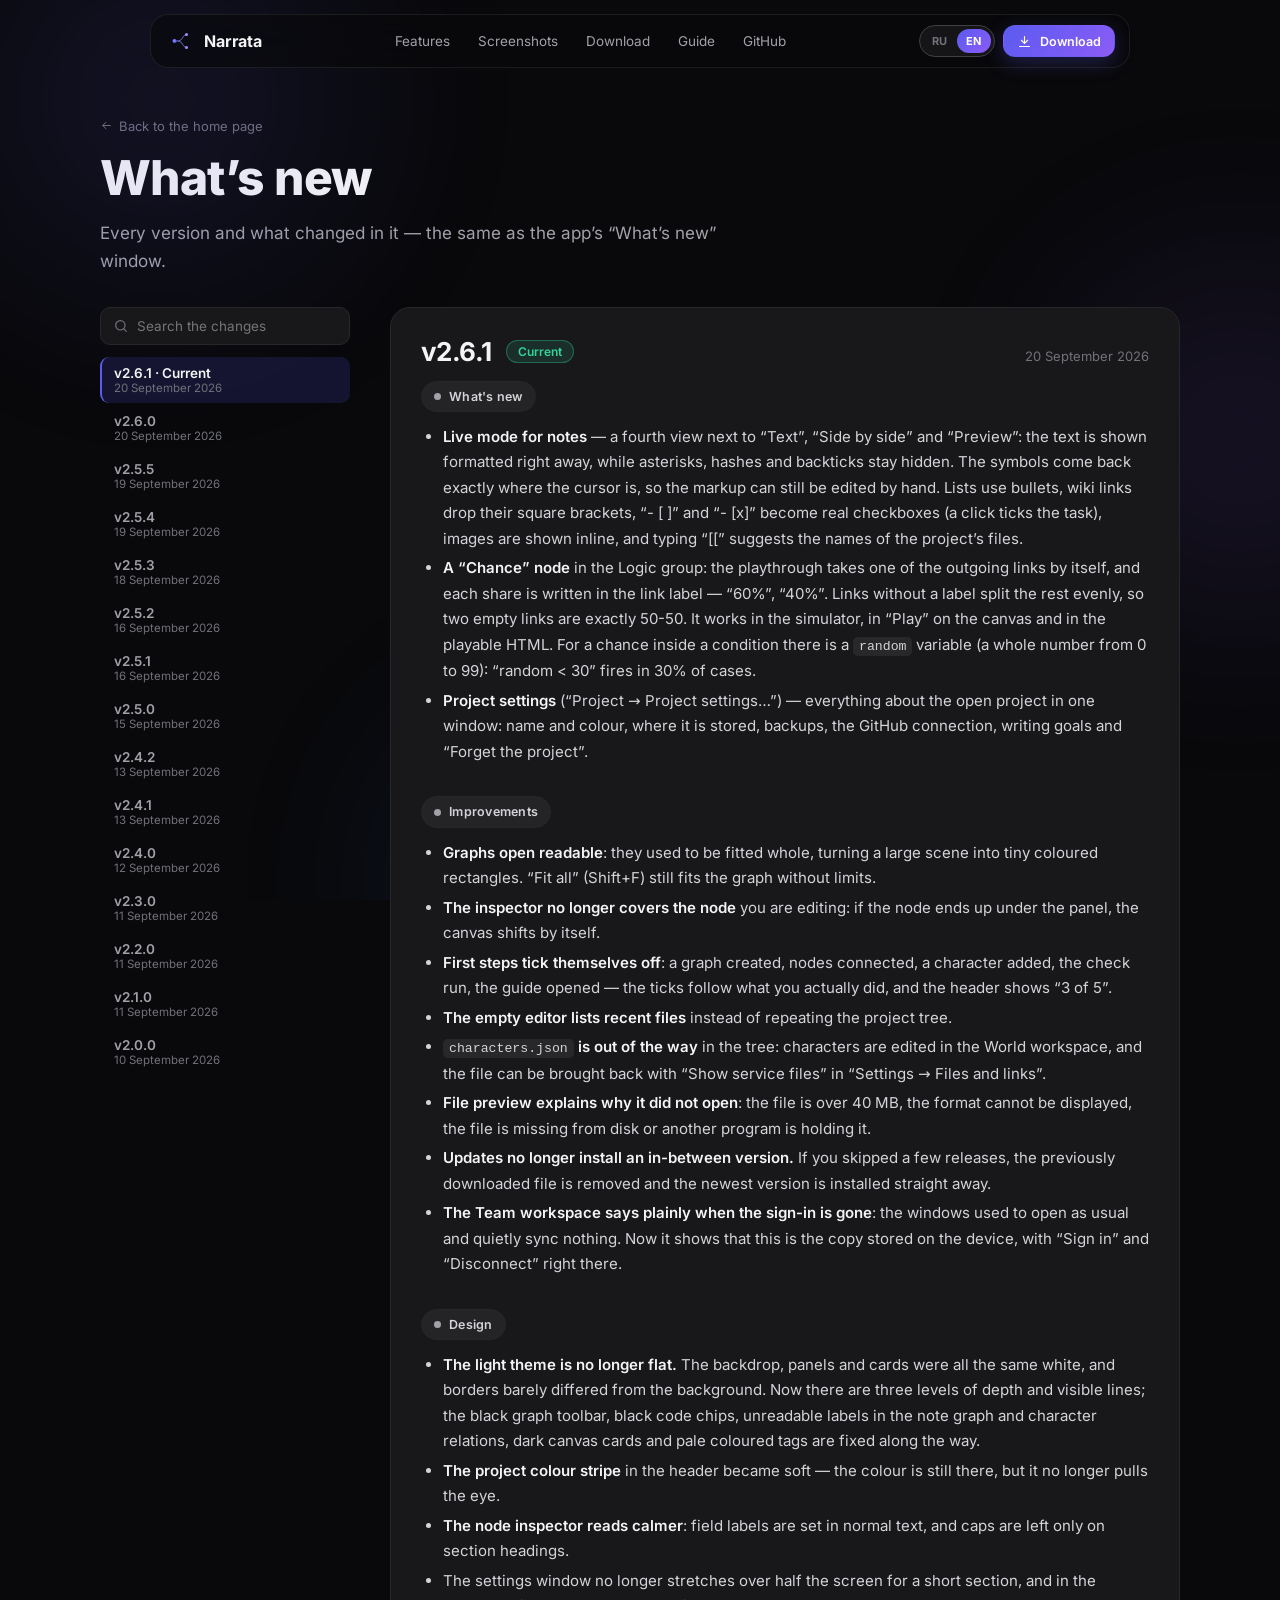
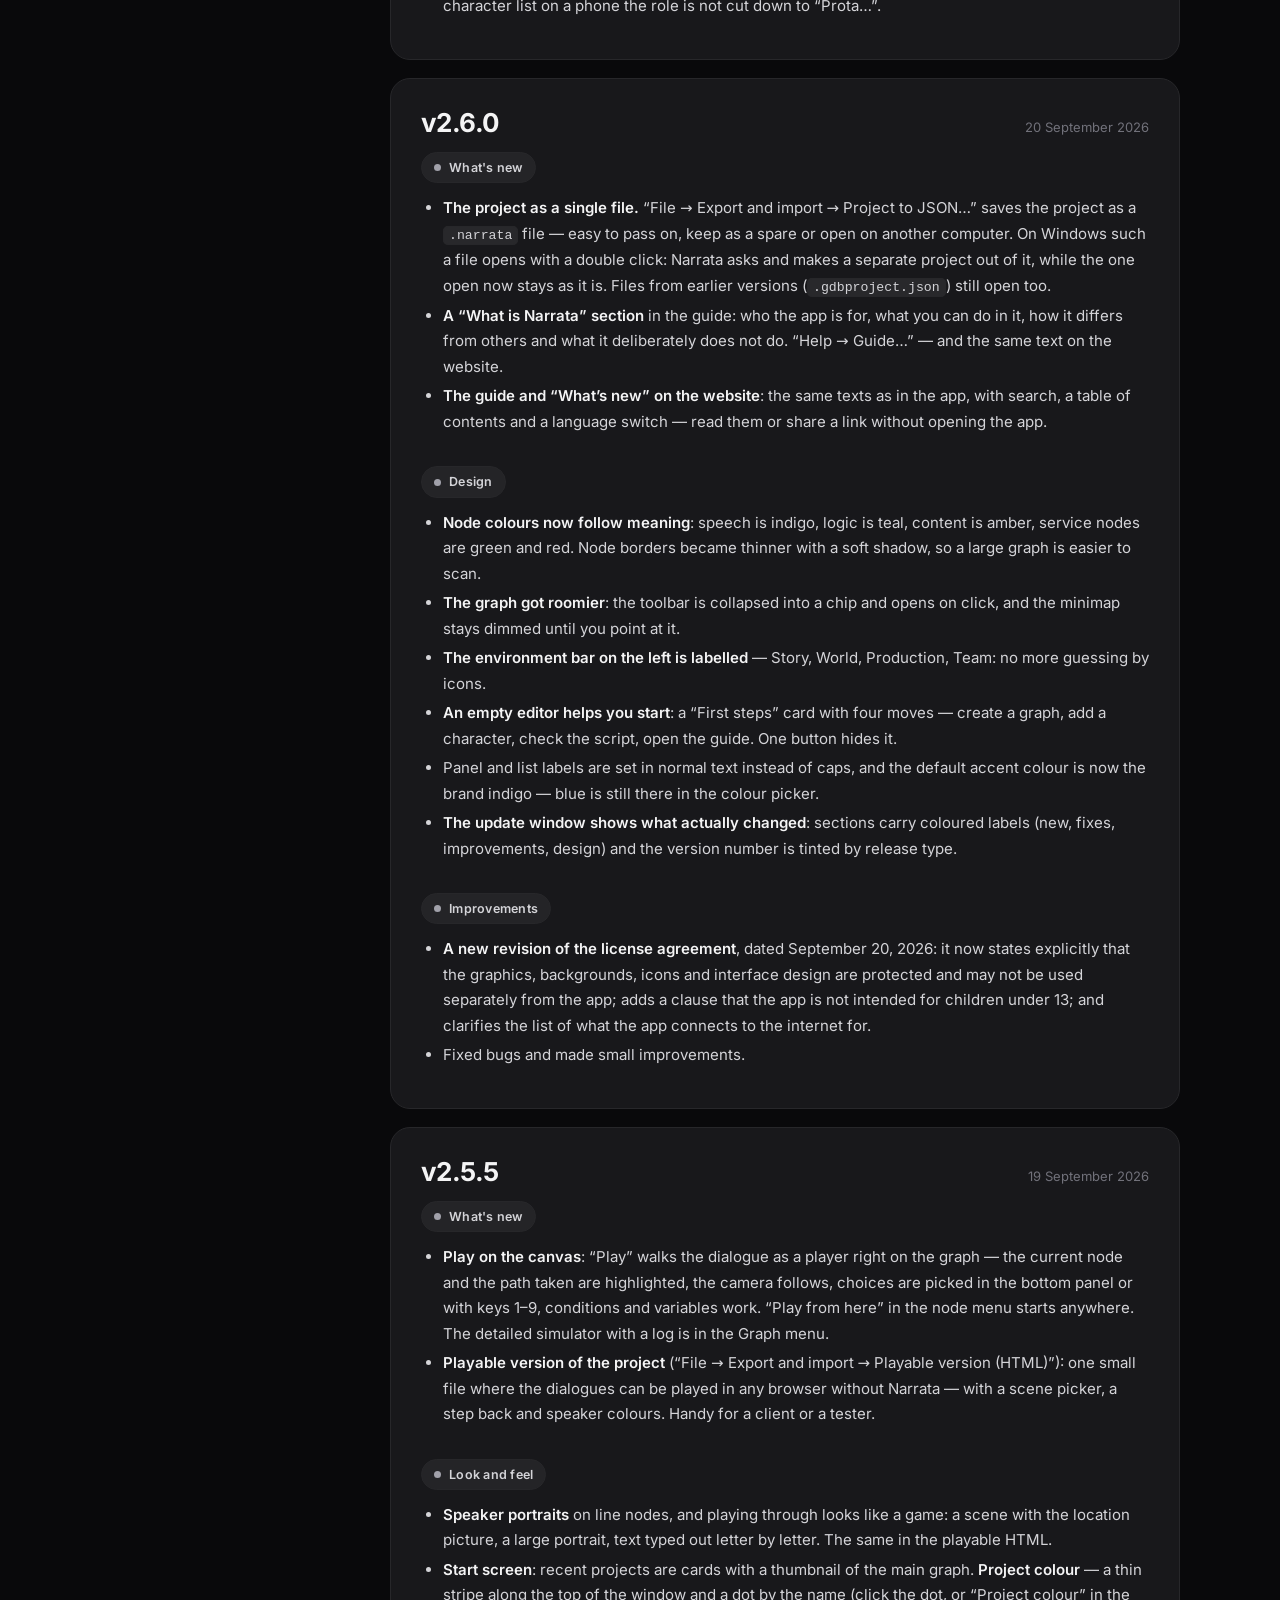
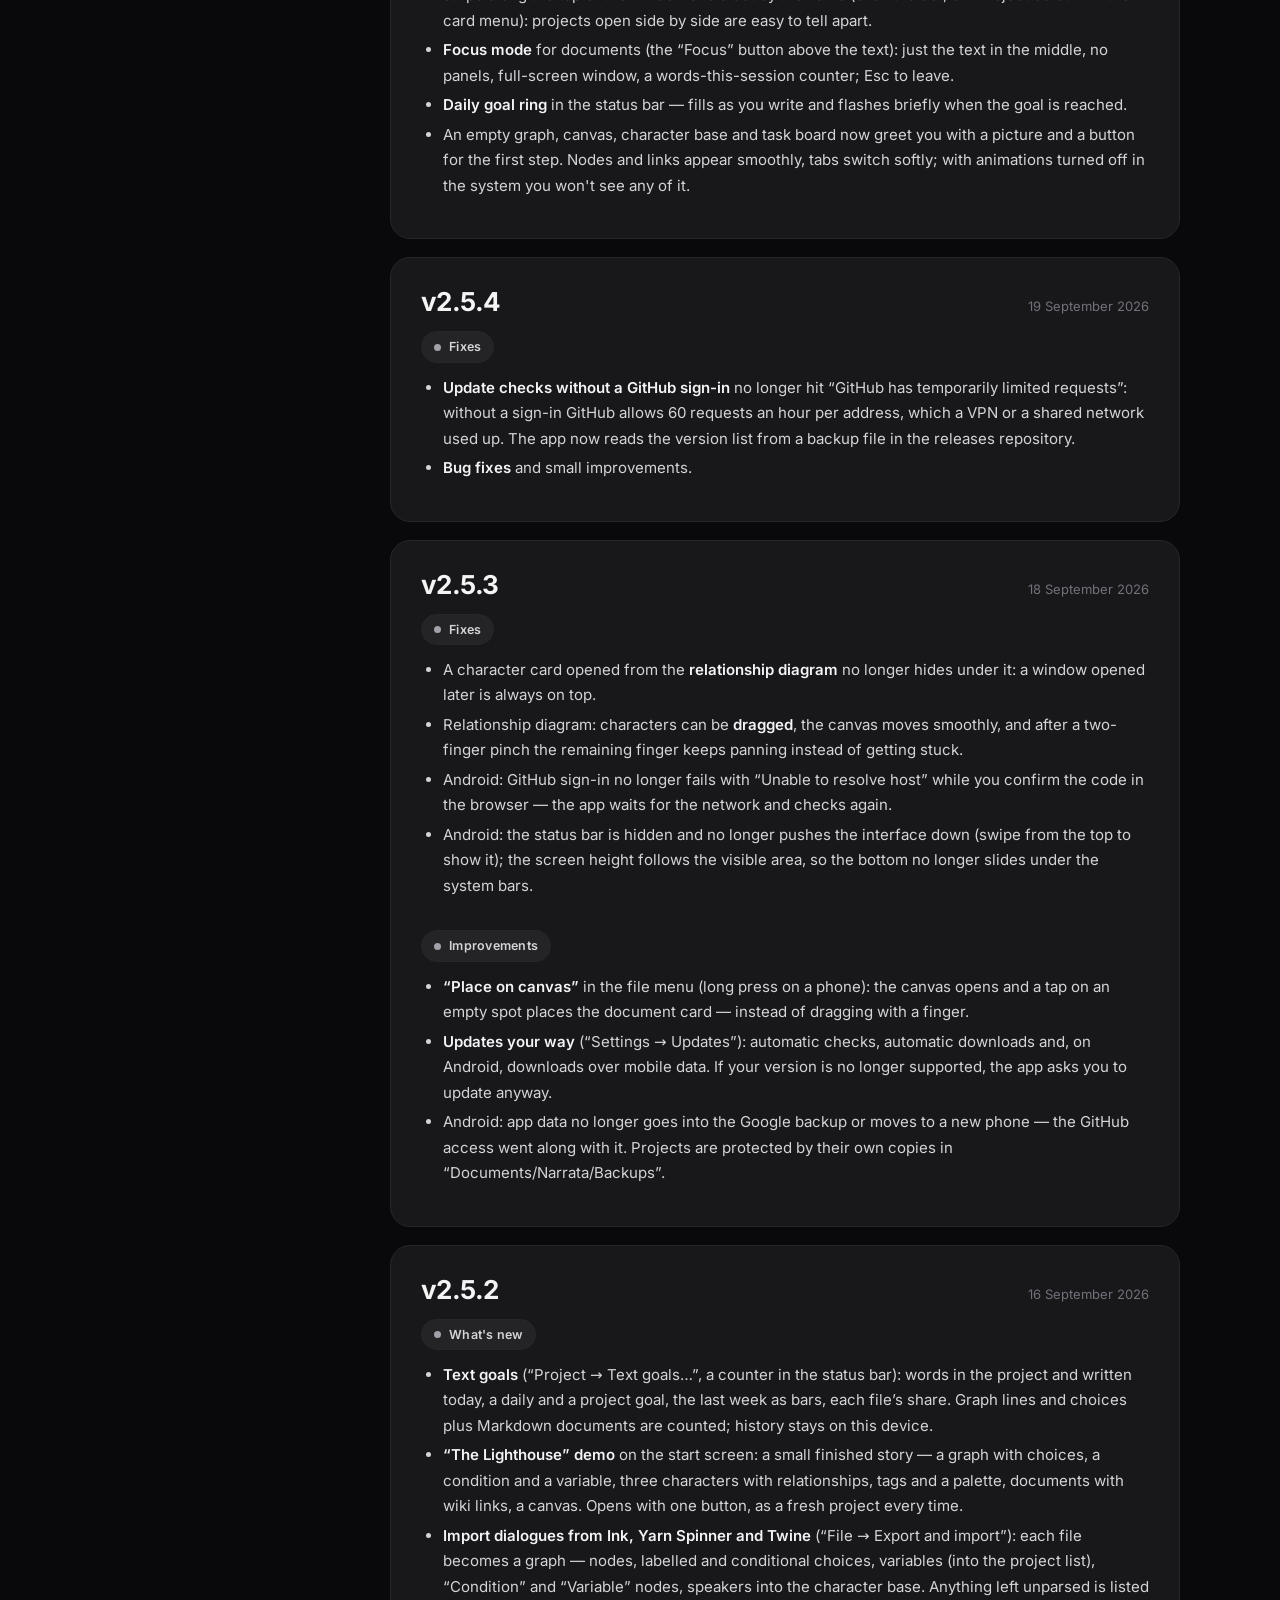
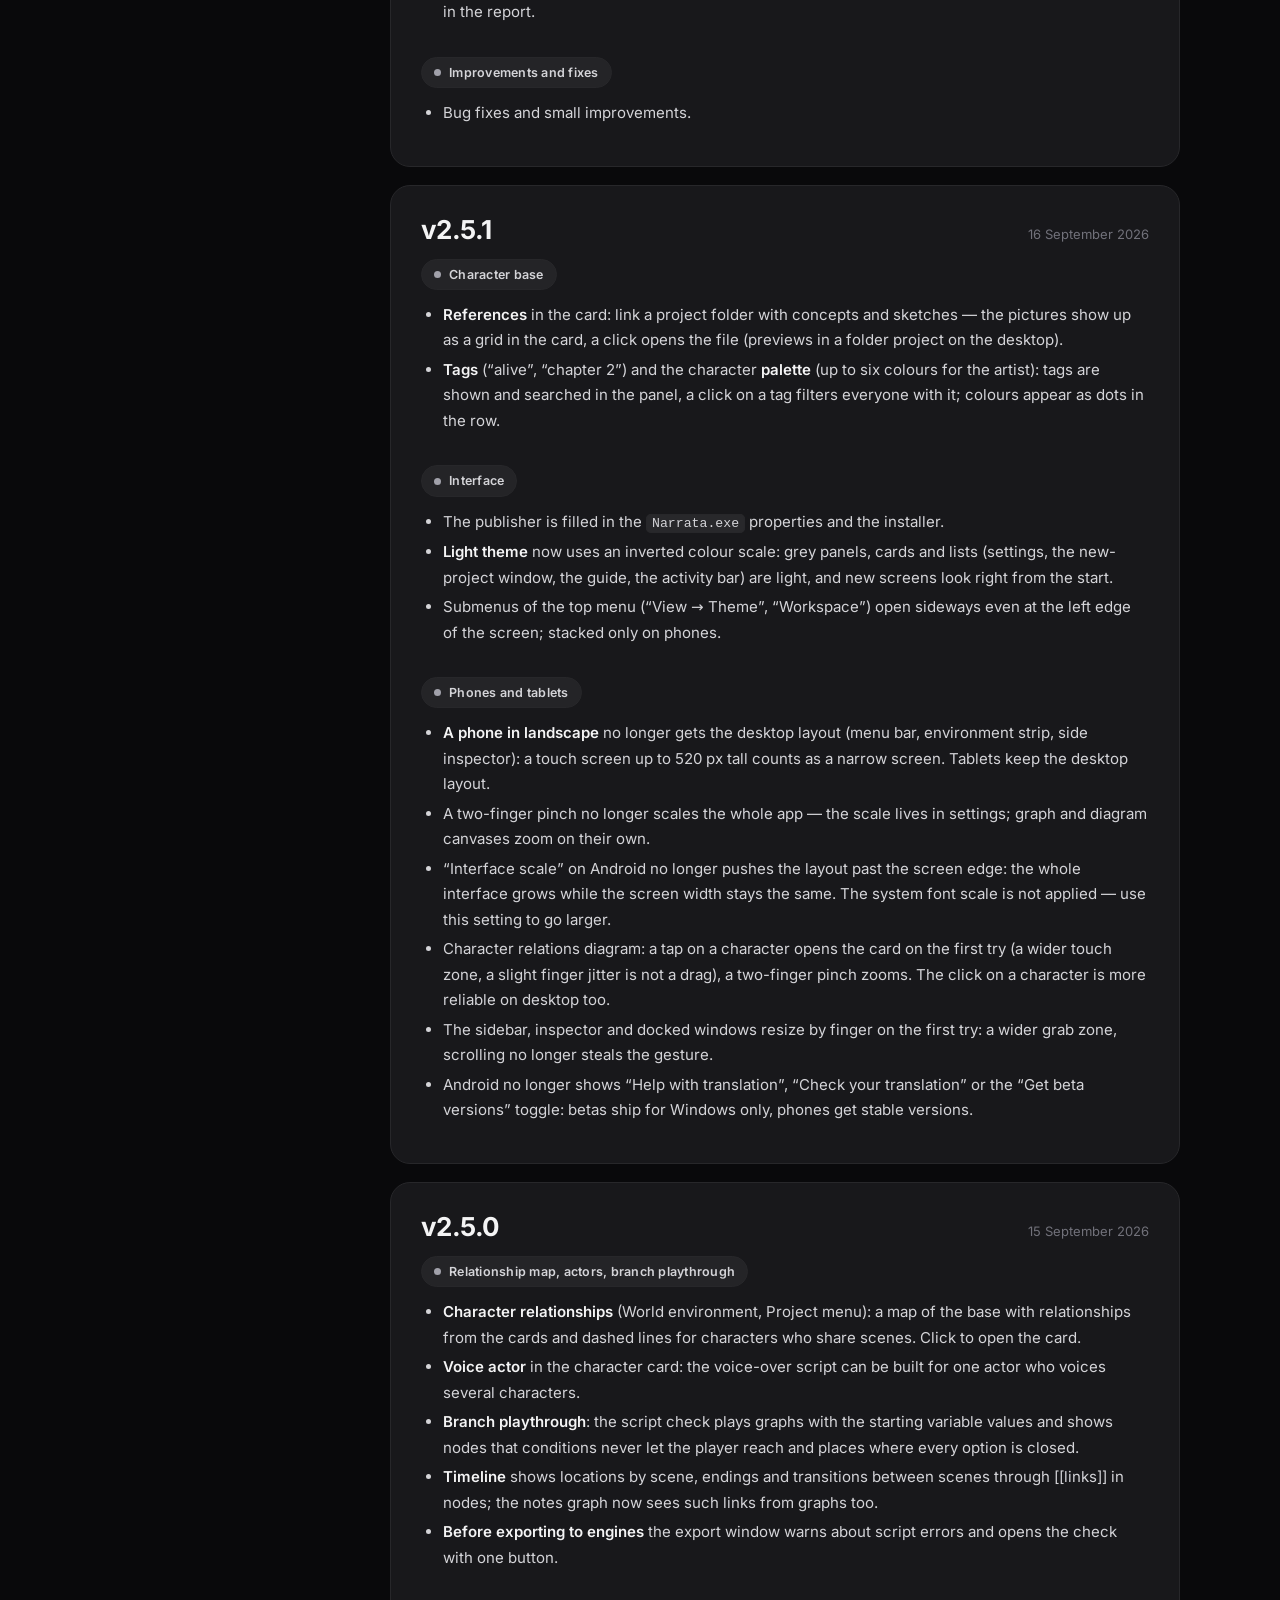
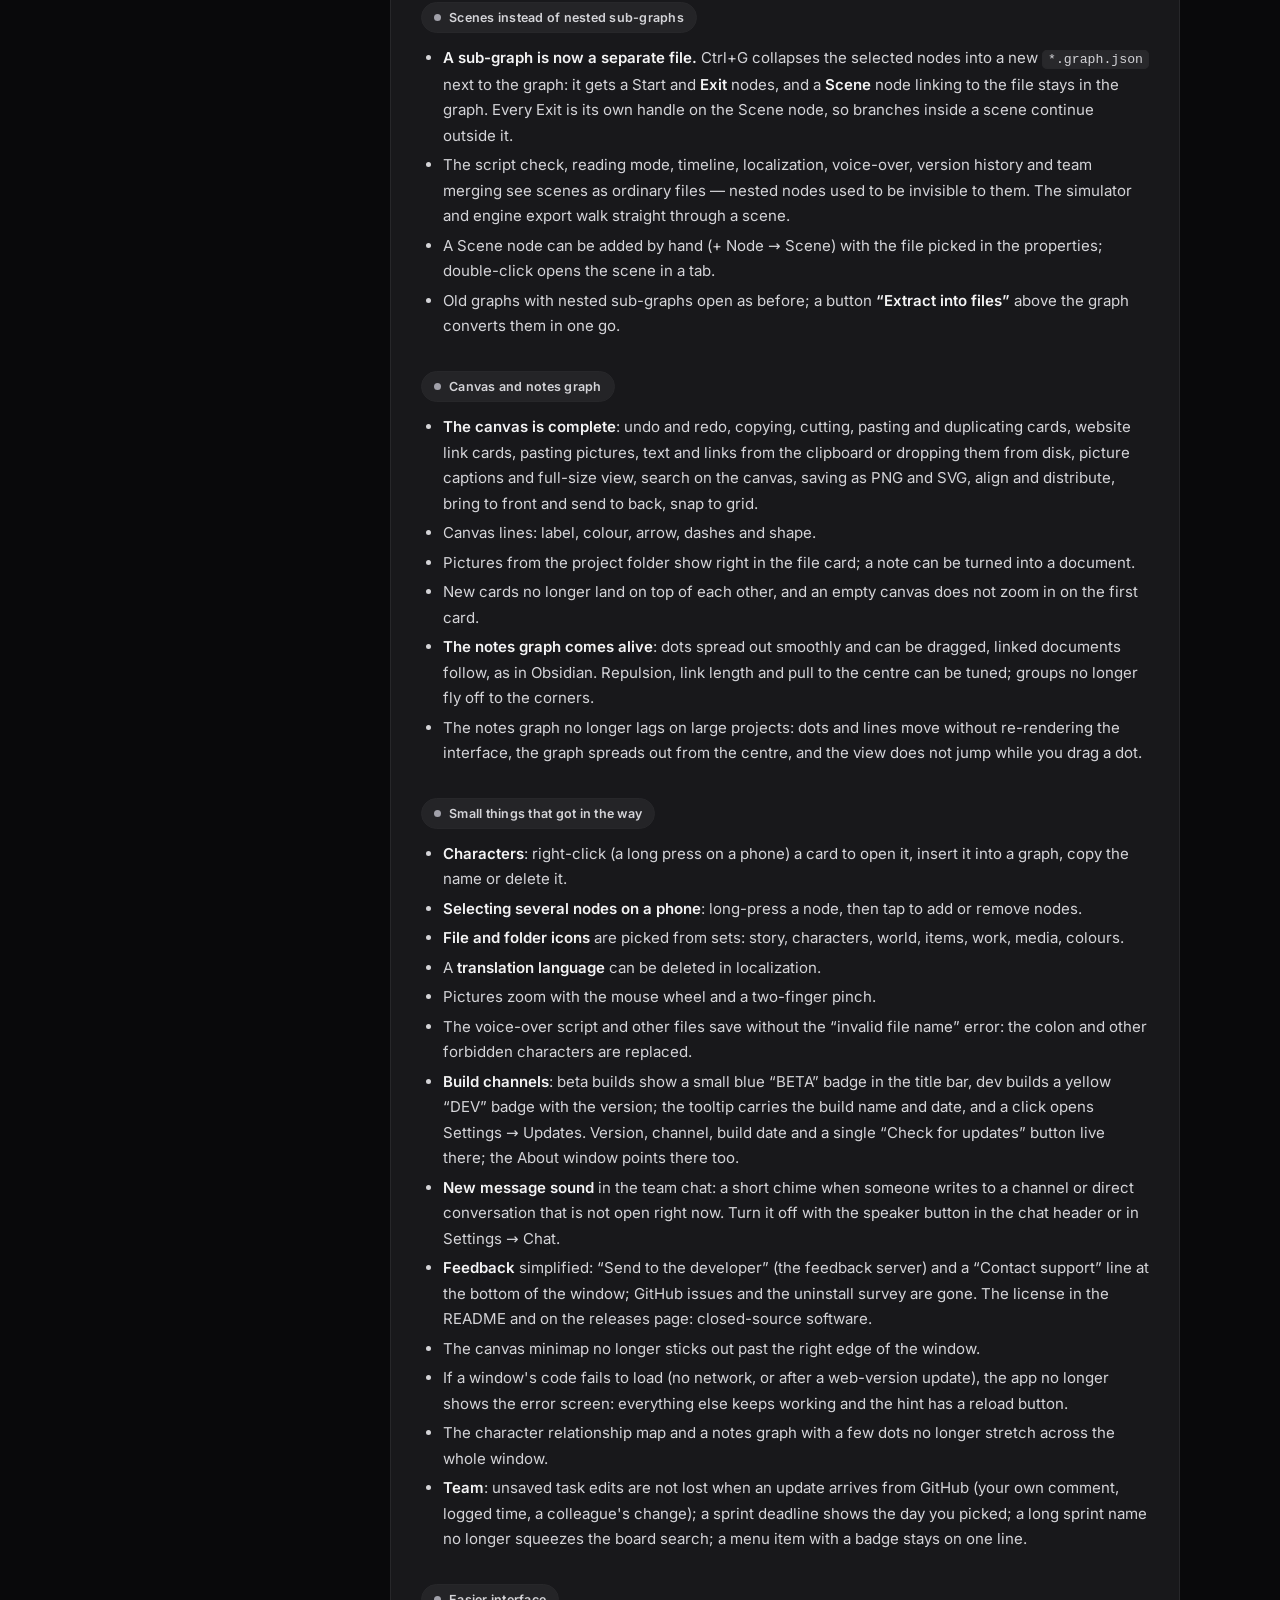
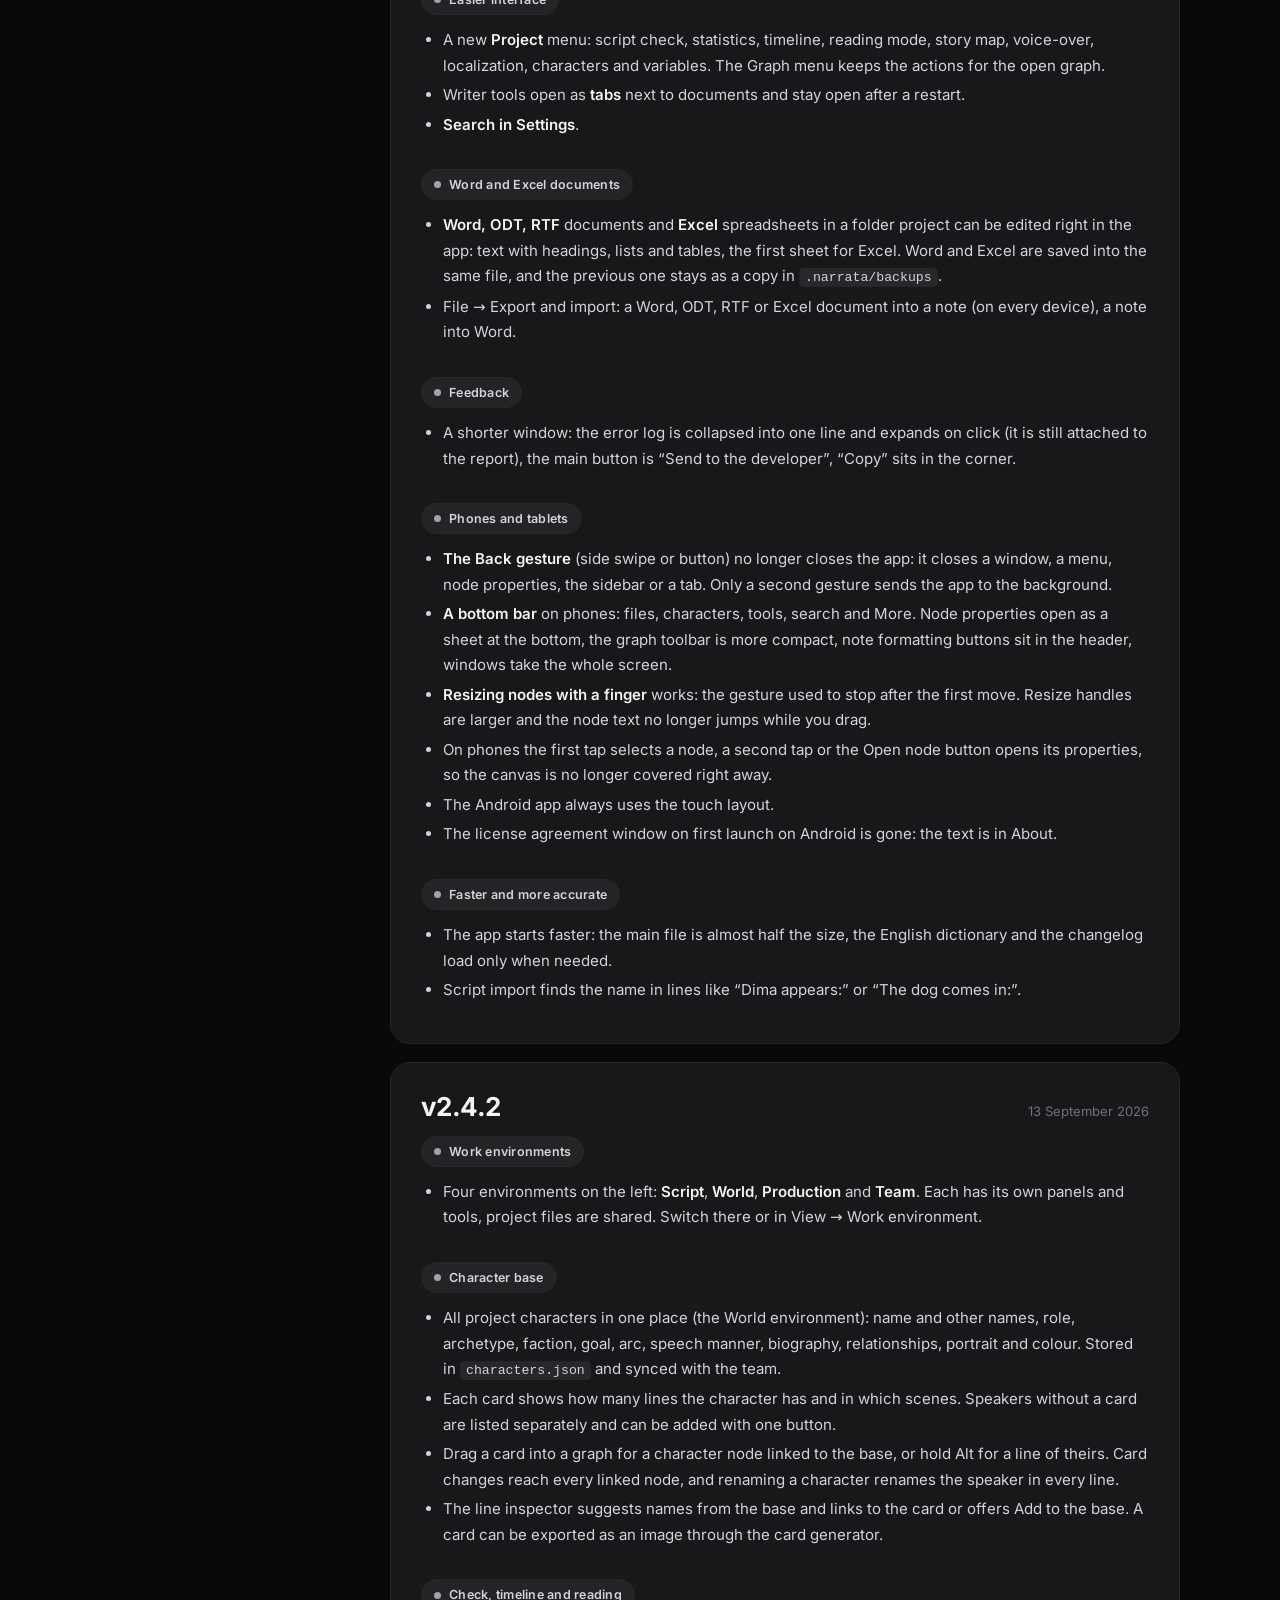
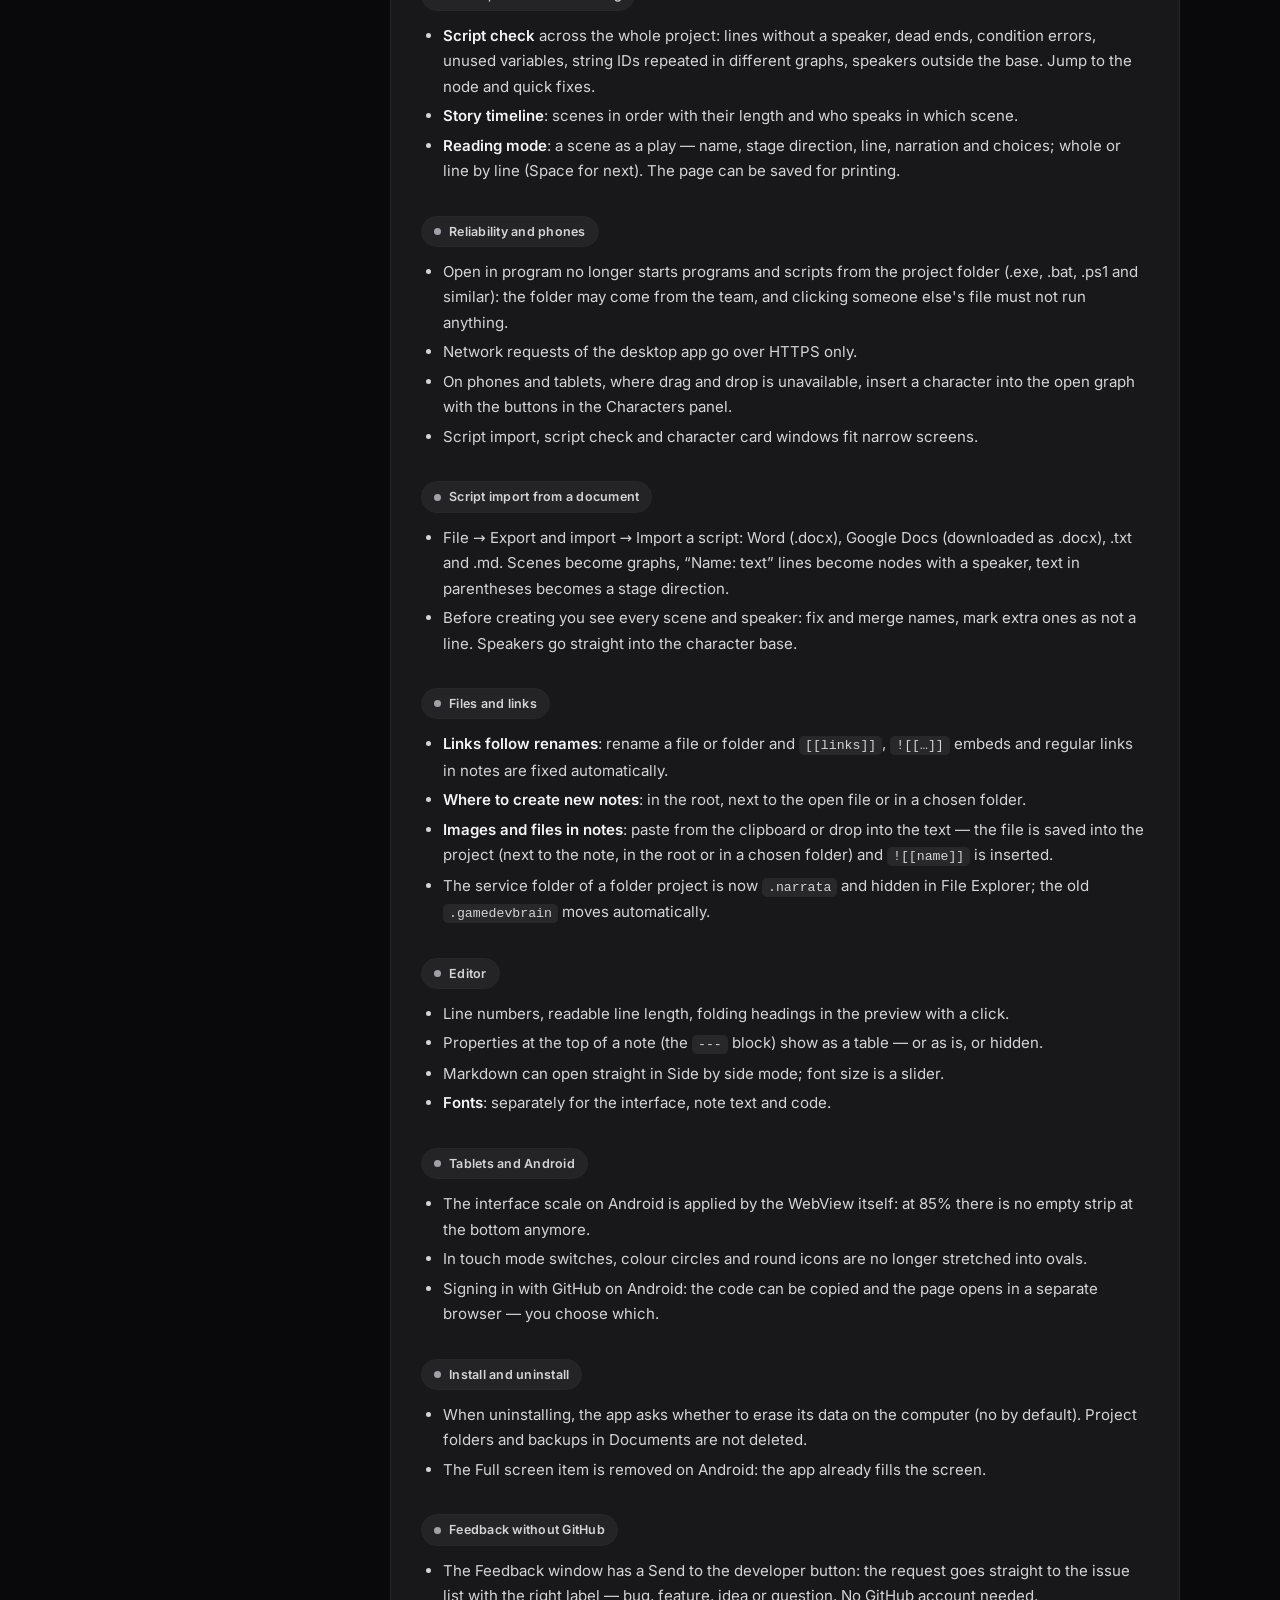
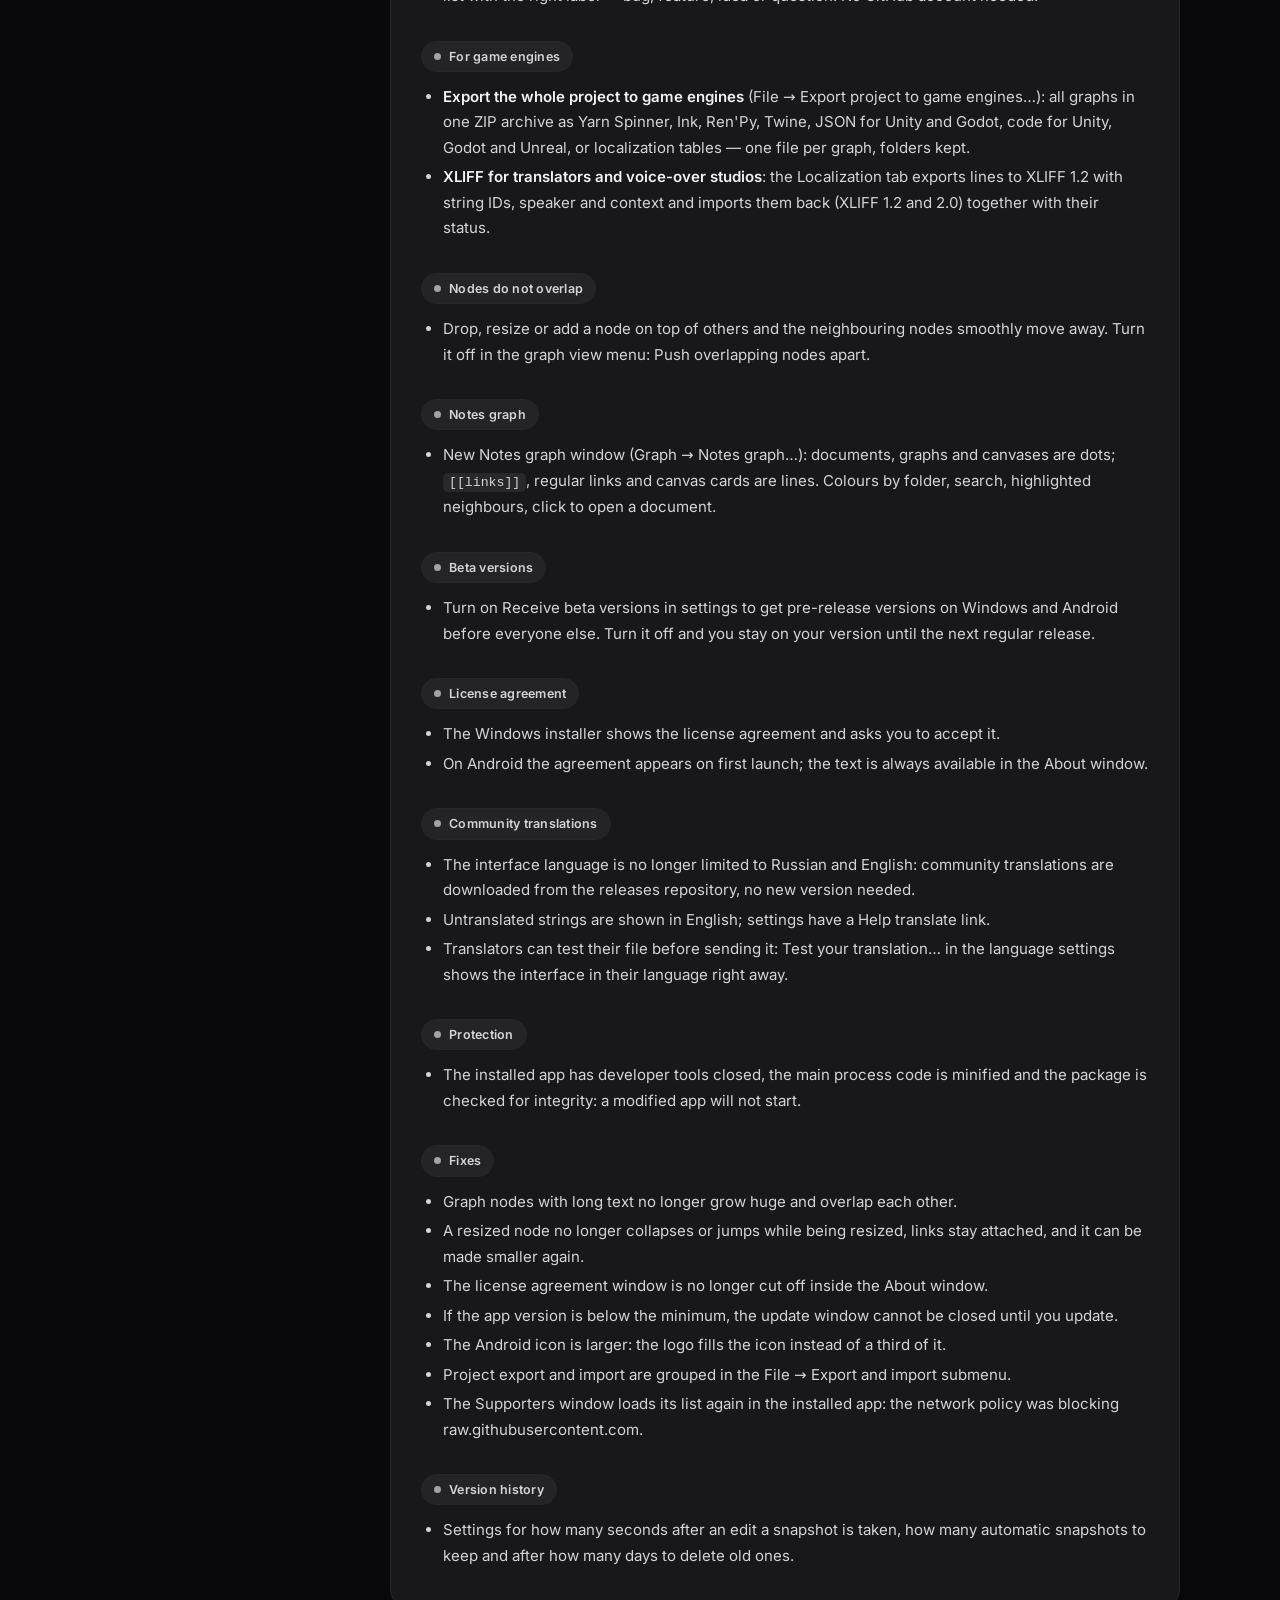
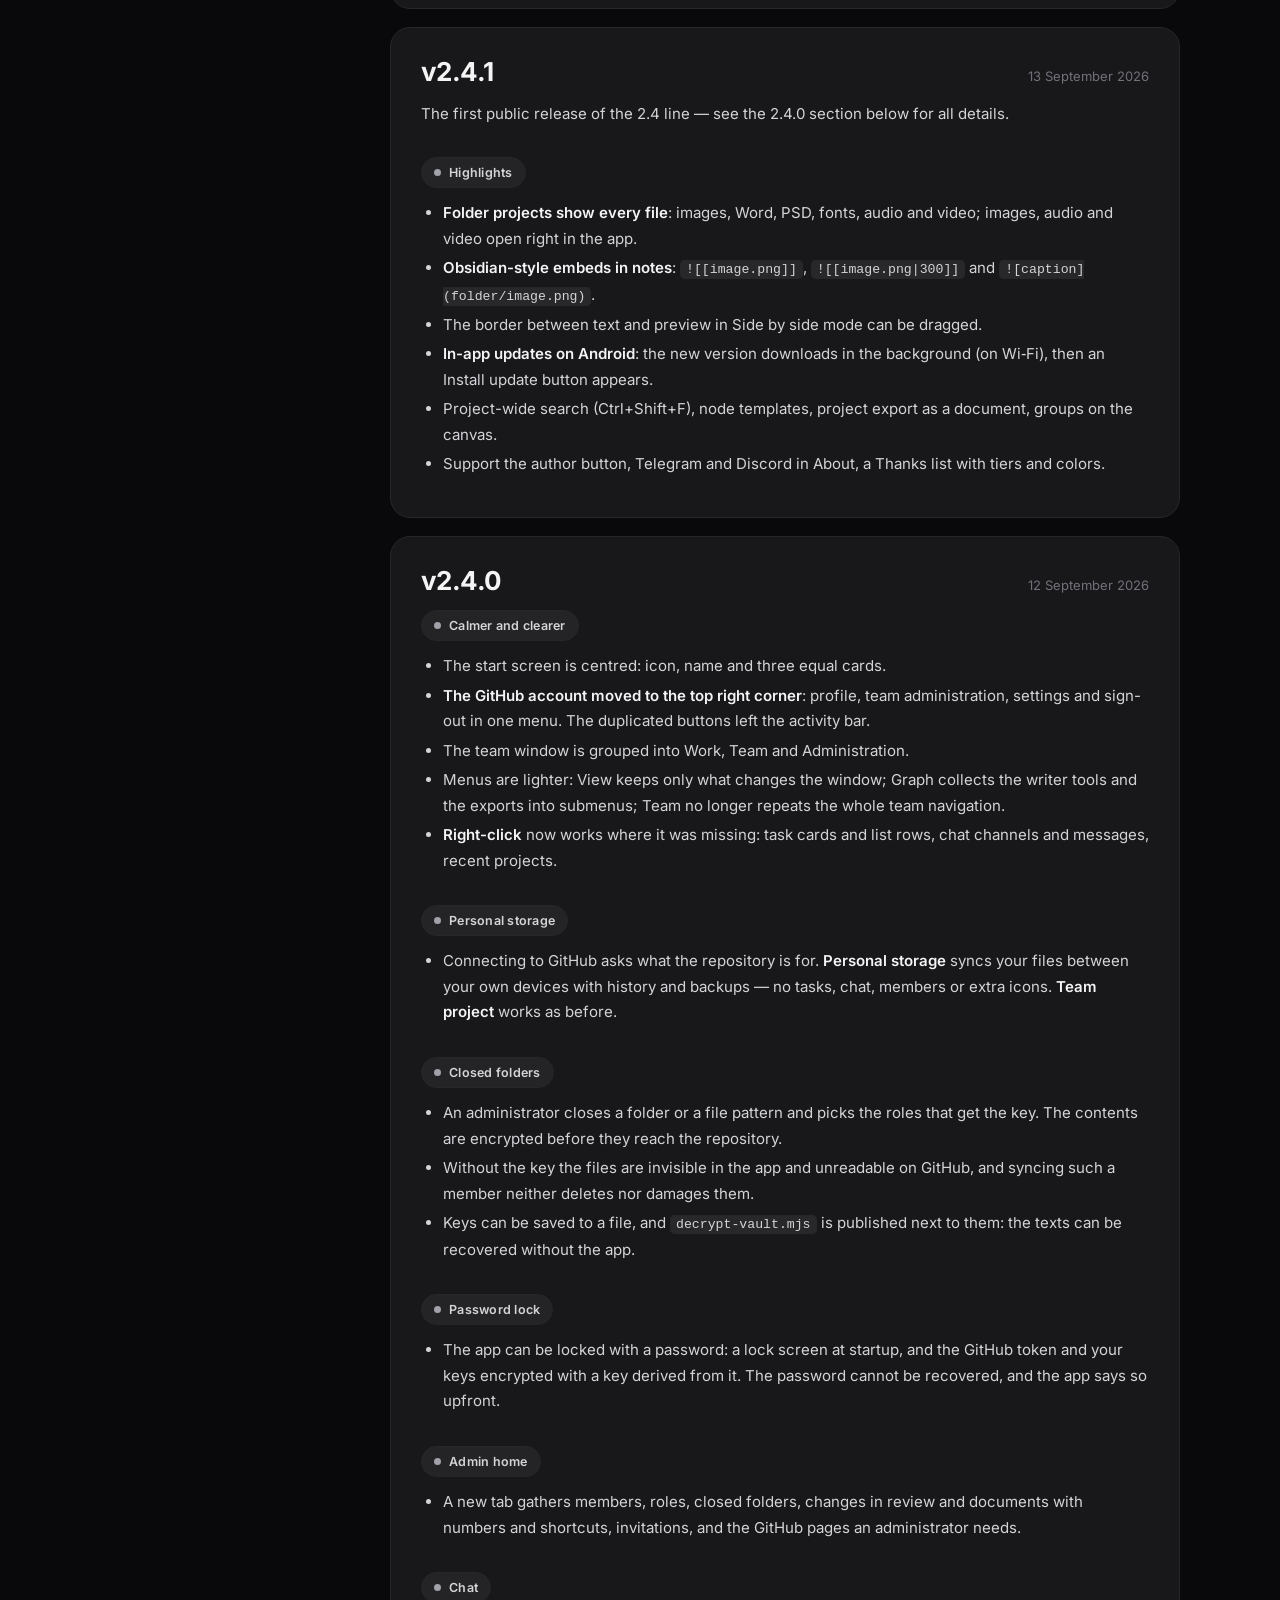
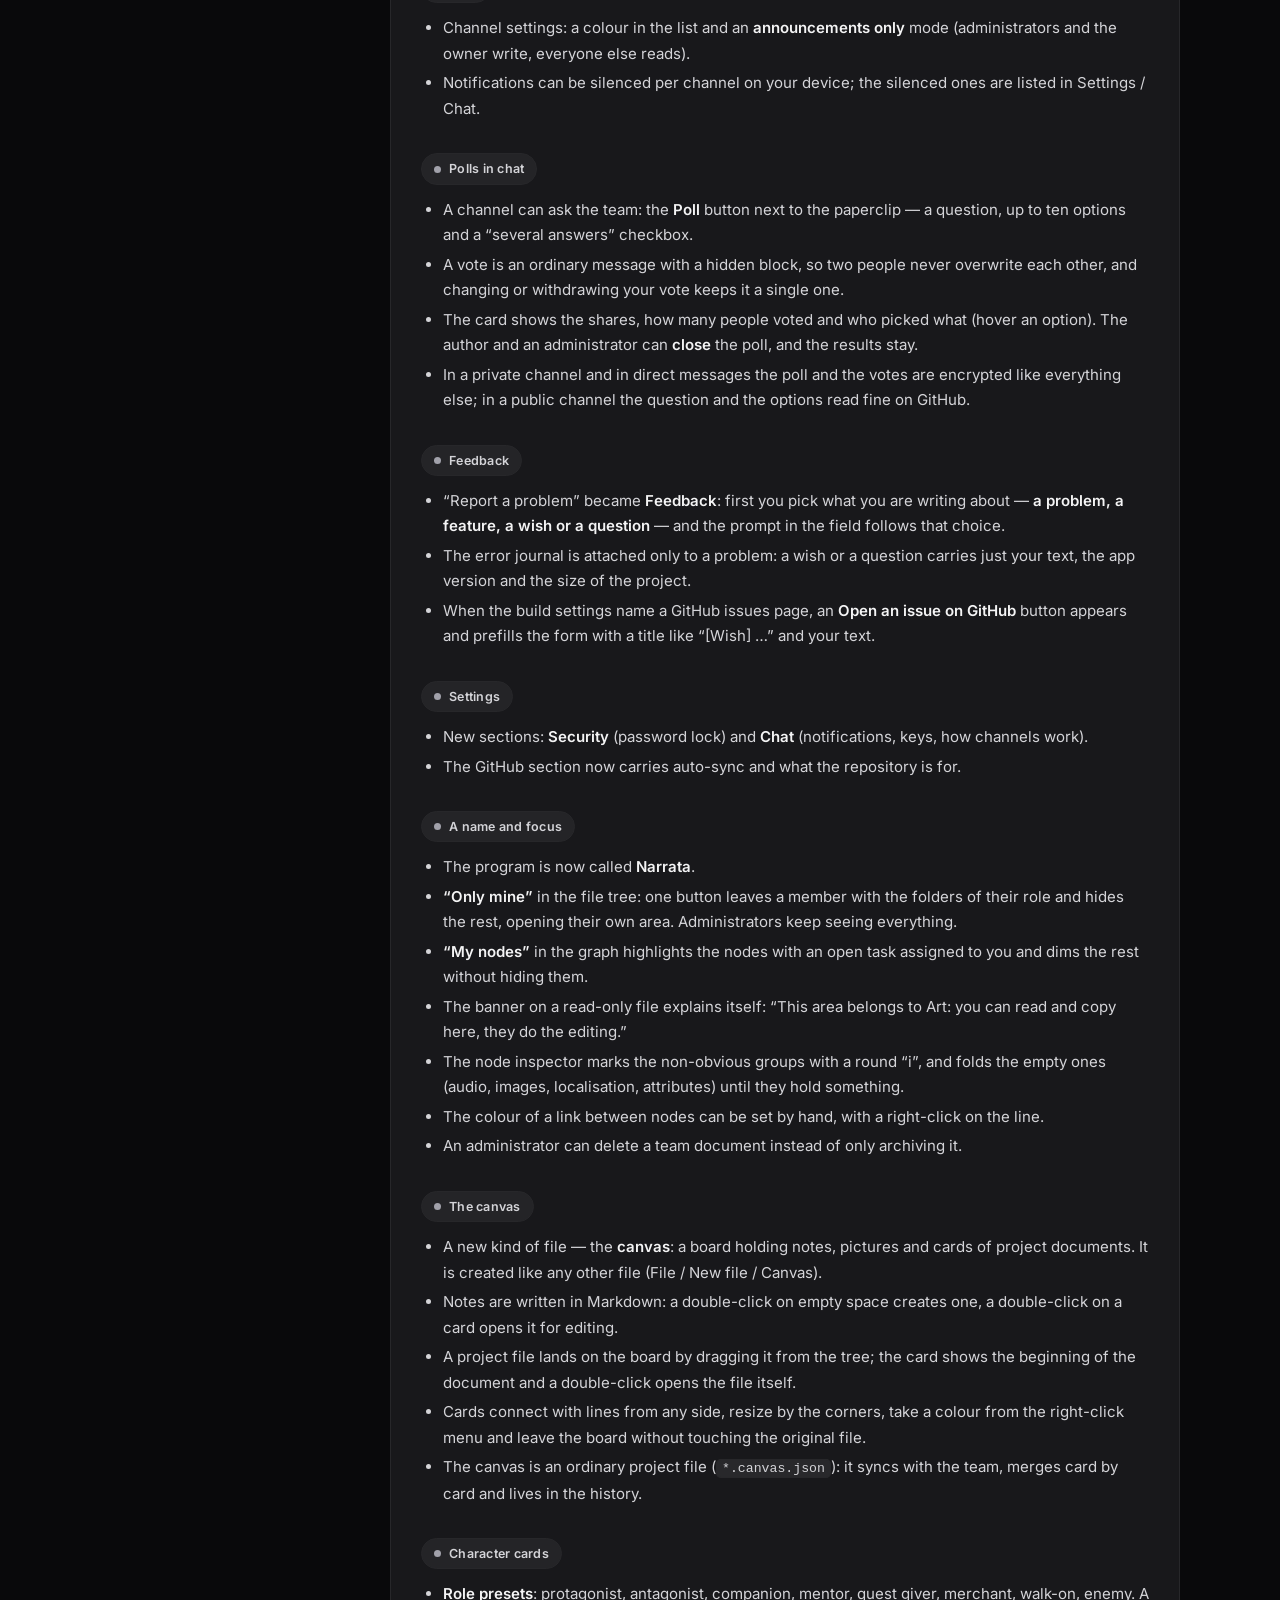
<file: docs/changelog.html>
<!doctype html>
<html lang="ru" class="i18n-boot">
<head>
<meta charset="UTF-8">
<meta name="viewport" content="width=device-width, initial-scale=1, viewport-fit=cover">
<title>Что нового — Narrata</title>
<meta name="description" content="Все версии Narrata и что в них изменилось: новые возможности, улучшения и исправления.">
<meta name="theme-color" content="#09090b">
<link rel="icon" type="image/svg+xml" href="icon.svg">
<meta property="og:type" content="article">
<meta property="og:site_name" content="Narrata">
<meta property="og:title" content="Что нового — Narrata">
<!-- Превью ссылки: карточка «Превью ссылки на сайт» из Narrata Studio (npm run og:image). Адрес — абсолютный: так его понимают Telegram, Discord и соцсети. -->
<meta property="og:image" content="https://narrata.space/og-image.png">
<meta property="og:image:width" content="1200">
<meta property="og:image:height" content="630">
<meta property="og:url" content="https://narrata.space/changelog.html">
<meta name="twitter:card" content="summary_large_image">
<meta name="twitter:image" content="https://narrata.space/og-image.png">

<link rel="preload" href="fonts/inter-cyrillic-wght-normal.woff2" as="font" type="font/woff2" crossorigin>
<link rel="preload" href="fonts/inter-latin-wght-normal.woff2" as="font" type="font/woff2" crossorigin>
<link rel="stylesheet" href="site.css?v=53e711d6">
</head>
<body class="guide-page changes-page">

<a class="skip-link" href="#main" data-i18n="skip">К содержимому</a>
<div class="ambient" aria-hidden="true"><span></span><span></span><span></span></div>

<!-- спрайт иконок — тот же, что на главной (index.html) -->
<svg width="0" height="0" style="position:absolute" aria-hidden="true">
  <defs>
    <radialGradient id="logoMarkGrad" cx="35%" cy="35%" r="70%">
      <stop offset="0" stop-color="#8b8bff"/><stop offset="1" stop-color="#5b5bf0"/>
    </radialGradient>
    <symbol id="i-logo" viewBox="0 0 120 120">
      <path d="M38 60 H54 C 70 60, 70 34, 86 34" stroke="#8b8bff" stroke-width="3.5" stroke-linecap="round" fill="none" opacity="0.9"/>
      <path d="M54 60 C 70 60, 70 86, 86 86" stroke="#8b8bff" stroke-width="3.5" stroke-linecap="round" fill="none" opacity="0.9"/>
      <circle cx="38" cy="60" r="8" fill="url(#logoMarkGrad)"/>
      <circle cx="86" cy="34" r="6" fill="#a78bfa"/>
      <circle cx="86" cy="86" r="6" fill="#a78bfa"/>
    </symbol>
    <symbol id="i-download" viewBox="0 0 24 24"><path d="M12 4v11M7 10l5 5 5-5M4 20h16"/></symbol>
    <symbol id="i-github" viewBox="0 0 24 24"><path d="M9 19c-4.3 1.4-4.3-2.5-6-3m12 5v-3.5c0-1 .1-1.4-.5-2 2.8-.3 5.5-1.4 5.5-6a4.6 4.6 0 0 0-1.3-3.2 4.2 4.2 0 0 0-.1-3.2s-1.1-.3-3.5 1.3a12.3 12.3 0 0 0-6.2 0C6.5 2.8 5.4 3.1 5.4 3.1a4.2 4.2 0 0 0-.1 3.2A4.6 4.6 0 0 0 4 9.5c0 4.6 2.7 5.7 5.5 6-.6.6-.6 1.2-.5 2V21"/></symbol>
    <symbol id="i-branch" viewBox="0 0 24 24"><circle cx="6" cy="4" r="2.4"/><circle cx="6" cy="20" r="2.4"/><circle cx="18" cy="12" r="2.4"/><path d="M6 6.4v11.2M6 8c0 5 5 4 10 4"/></symbol>
    <symbol id="i-users" viewBox="0 0 24 24"><circle cx="9" cy="8" r="3.4"/><path d="M2.6 20c.8-3.6 3.3-5.6 6.4-5.6s5.6 2 6.4 5.6"/><circle cx="17.5" cy="7.5" r="2.6"/><path d="M15.4 14.6c2.6.2 4.6 2 5.2 5"/></symbol>
    <symbol id="i-layout" viewBox="0 0 24 24"><rect x="3" y="4" width="18" height="16" rx="2"/><path d="M3 9h18M9 9v11"/></symbol>
    <symbol id="i-check" viewBox="0 0 24 24"><path d="M5 12l5 5 9-10"/></symbol>
    <symbol id="i-file" viewBox="0 0 24 24"><path d="M6 3h9l5 5v13H6z"/><path d="M14 3v5h5M9 12h6M9 16h6"/></symbol>
    <symbol id="i-globe" viewBox="0 0 24 24"><circle cx="12" cy="12" r="9"/><path d="M3 12h18M12 3a14 14 0 0 1 0 18M12 3a14 14 0 0 0 0 18"/></symbol>
    <symbol id="i-package" viewBox="0 0 24 24"><path d="M21 8l-9-5-9 5 9 5 9-5z"/><path d="M3 8v8l9 5 9-5V8M12 13v8"/></symbol>
    <symbol id="i-devices" viewBox="0 0 24 24"><rect x="2" y="4" width="14" height="10" rx="1.4"/><path d="M2 17h14"/><rect x="17.4" y="8" width="5.2" height="11" rx="1.2"/></symbol>
    <symbol id="i-lock" viewBox="0 0 24 24"><rect x="4" y="10" width="16" height="10" rx="2"/><path d="M8 10V7a4 4 0 0 1 8 0v3"/></symbol>
    <symbol id="i-heart" viewBox="0 0 24 24"><path d="M12 20s-7-4.4-7-10a4 4 0 0 1 7-2.6A4 4 0 0 1 19 10c0 5.6-7 10-7 10z"/></symbol>
    <symbol id="i-scroll" viewBox="0 0 24 24"><path d="M7 4h11a2 2 0 0 1 2 2v13a2 2 0 0 1-2 2H7a3 3 0 0 1-3-3V7a3 3 0 0 1 3-3z"/><path d="M4 7a3 3 0 0 1 3-3M8 9h8M8 13h8"/></symbol>
    <symbol id="i-x" viewBox="0 0 24 24"><path d="M6 6l12 12M18 6L6 18"/></symbol>
    <symbol id="i-arrow" viewBox="0 0 24 24"><path d="M5 12h14M13 6l6 6-6 6"/></symbol>
    <symbol id="i-book" viewBox="0 0 24 24"><path d="M4 5.5A2.5 2.5 0 0 1 6.5 3H20v15H6.5A2.5 2.5 0 0 0 4 20.5z"/><path d="M4 20.5A2.5 2.5 0 0 0 6.5 23H20v-5M8 8h8M8 12h6"/></symbol>
    <symbol id="i-search" viewBox="0 0 24 24"><circle cx="11" cy="11" r="7"/><path d="M20 20l-4-4"/></symbol>
    <symbol id="i-send" viewBox="0 0 24 24"><path d="M21 4L3 11l6 2.5M21 4l-3 16-9-6.5M21 4L9 13.5V19l3-3"/></symbol>
    <symbol id="i-star" viewBox="0 0 24 24"><path d="M12 3l2.8 5.9 6.4.7-4.8 4.4 1.3 6.3L12 17.2 6.3 20.3l1.3-6.3-4.8-4.4 6.4-.7z"/></symbol>
  </defs>
</svg>

<header class="site" id="siteHeader">
  <nav class="nav-row" data-i18n-aria="nav.ariaMain" aria-label="Основная навигация">
    <a href="index.html" class="brand">
      <svg class="logo-mark" aria-hidden="true"><use href="#i-logo"/></svg>
      <span class="brand-name">Narrata</span>
    </a>
    <div class="nav-links" id="navLinks">
      <a href="index.html#features" data-i18n="nav.features">Возможности</a>
      <a href="index.html#screenshots" data-i18n="nav.screenshots">Скриншоты</a>
      <a href="index.html#download" data-i18n="nav.download">Загрузка</a>
      <a href="guide.html" data-i18n="nav.guide">Руководство</a>
      <a data-link="github" href="https://github.com/DalniyX/narrata-releases" target="_blank" rel="noopener">GitHub</a>
    </div>
    <div class="nav-right">
      <div class="lang-switch" id="langSwitch" data-lang="ru" role="group" aria-label="Язык страницы / Page language">
        <span class="lang-thumb" aria-hidden="true"></span>
        <button type="button" data-lang-btn="ru" aria-pressed="true">RU</button>
        <button type="button" data-lang-btn="en" aria-pressed="false">EN</button>
      </div>
      <a class="btn btn-primary btn-sm" id="navDownload" href="index.html#download">
        <svg class="icon" aria-hidden="true"><use href="#i-download"/></svg>
        <span data-i18n="nav.cta">Скачать</span>
      </a>
    </div>
  </nav>
</header>

<main id="main" class="container guide">
  <div class="guide-head">
    <a class="guide-back" href="index.html"><svg class="icon" style="transform:scaleX(-1)" aria-hidden="true"><use href="#i-arrow"/></svg><span data-i18n="guide.back">На главную</span></a>
    <h1 id="changesTitle" data-i18n="changes.title">Что нового</h1>
    <p class="lead" data-i18n="changes.subtitle">Все версии и что в них изменилось — то же, что показывает окно «Что нового» в программе.</p>
  </div>

  <div class="guide-layout">
    <aside class="guide-nav" aria-labelledby="changesTitle">
      <label class="guide-search">
        <svg class="icon" aria-hidden="true"><use href="#i-search"/></svg>
        <input type="search" id="changesSearch" data-i18n-placeholder="changes.search" placeholder="Поиск по изменениям" autocomplete="off">
      </label>
      <nav id="changesToc" class="guide-toc"></nav>
    </aside>
    <div class="guide-content">
      <div id="changesList"></div>
      <p class="guide-empty" id="changesEmpty" hidden data-i18n="guide.nothing">Ничего не найдено</p>
    </div>
  </div>
</main>

<footer>
  <div class="container foot-row">
    <div class="foot-brand">
      <svg class="logo-mark" aria-hidden="true"><use href="#i-logo"/></svg>
      Narrata
    </div>
    <div class="foot-links">
      <a href="index.html"><svg class="icon" aria-hidden="true"><use href="#i-globe"/></svg><span data-i18n="guide.home">Главная</span></a>
      <a data-link="github" href="https://github.com/DalniyX/narrata-releases" target="_blank" rel="noopener"><svg class="icon" aria-hidden="true"><use href="#i-github"/></svg>GitHub</a>
      <a data-link="telegram" href="https://t.me/DalniyX" target="_blank" rel="noopener"><svg class="icon" aria-hidden="true"><use href="#i-send"/></svg>Telegram</a>
      <a data-link="discord" href="#" target="_blank" rel="noopener" hidden><svg class="icon" aria-hidden="true"><use href="#i-users"/></svg>Discord</a>
      <a data-link="roadmap" href="roadmap.html"><svg class="icon" aria-hidden="true"><use href="#i-layout"/></svg><span data-i18n="nav.roadmap">Планы</span></a>
      <a href="changelog.html" aria-current="page"><svg class="icon" aria-hidden="true"><use href="#i-scroll"/></svg><span data-i18n="footer.changelog">История изменений</span></a>
      <a href="license.html"><svg class="icon" aria-hidden="true"><use href="#i-lock"/></svg><span data-i18n="footer.license">Лицензия</span></a>
      <a data-link="authorSite" href="#" target="_blank" rel="noopener" hidden><svg class="icon" aria-hidden="true"><use href="#i-package"/></svg><span data-i18n="footer.authorSite">Другие проекты автора</span></a>
    </div>
    <p class="foot-copy">&copy; 2026 DalniyX</p>
  </div>
</footer>

<!-- кнопка «Наверх» — появляется при прокрутке вниз -->
<div class="to-top-dock"><button type="button" class="to-top" id="toTop" data-i18n-aria="nav.toTop" aria-label="Наверх"><svg class="icon" aria-hidden="true"><use href="#i-arrow"/></svg></button></div>

<script src="site-config.js?v=9c664e3f"></script>
<script src="roadmap-nav.js?v=e1ca41f0"></script>
<script src="i18n.js?v=df2c9cd8"></script>
<script src="subpage.js?v=3ea8949e"></script>
<script src="changelog-content.js?v=094221df"></script>
<script src="changelog.js?v=203f310f"></script>
</body>
</html>
</file>
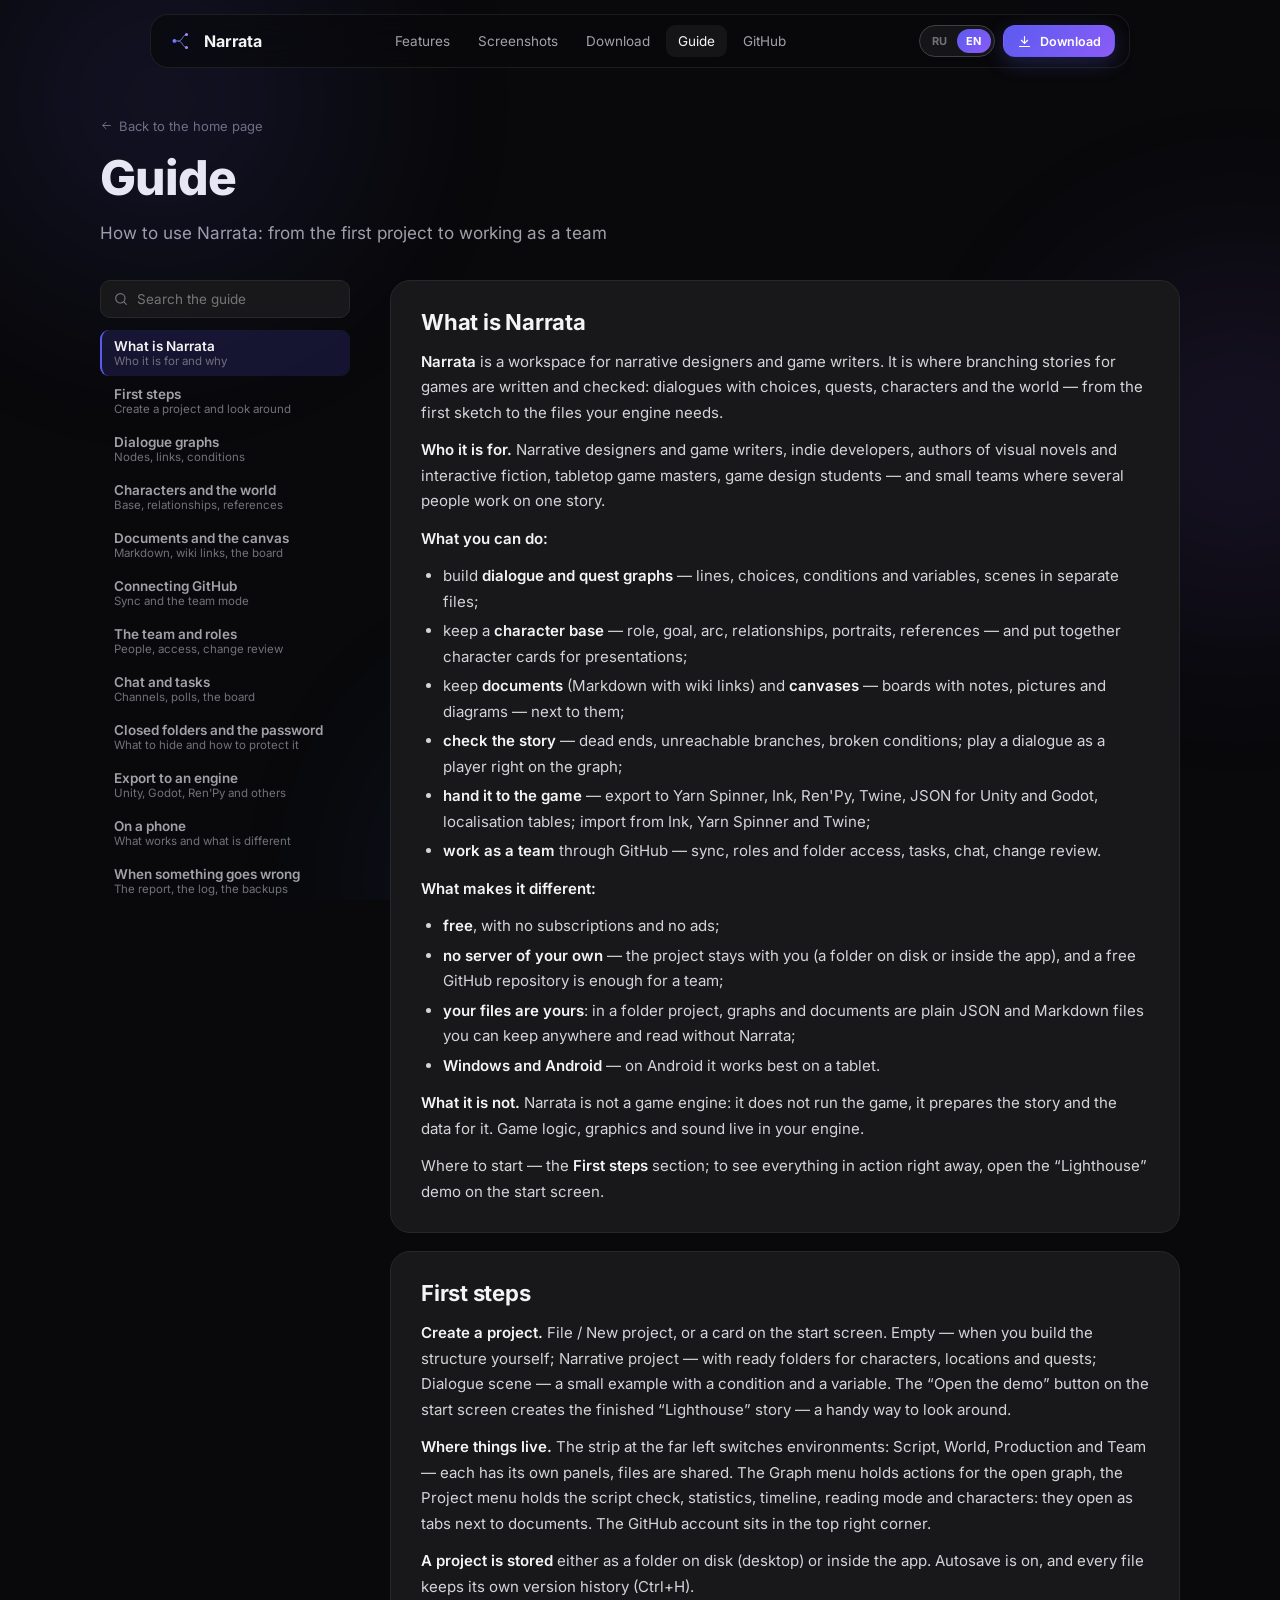
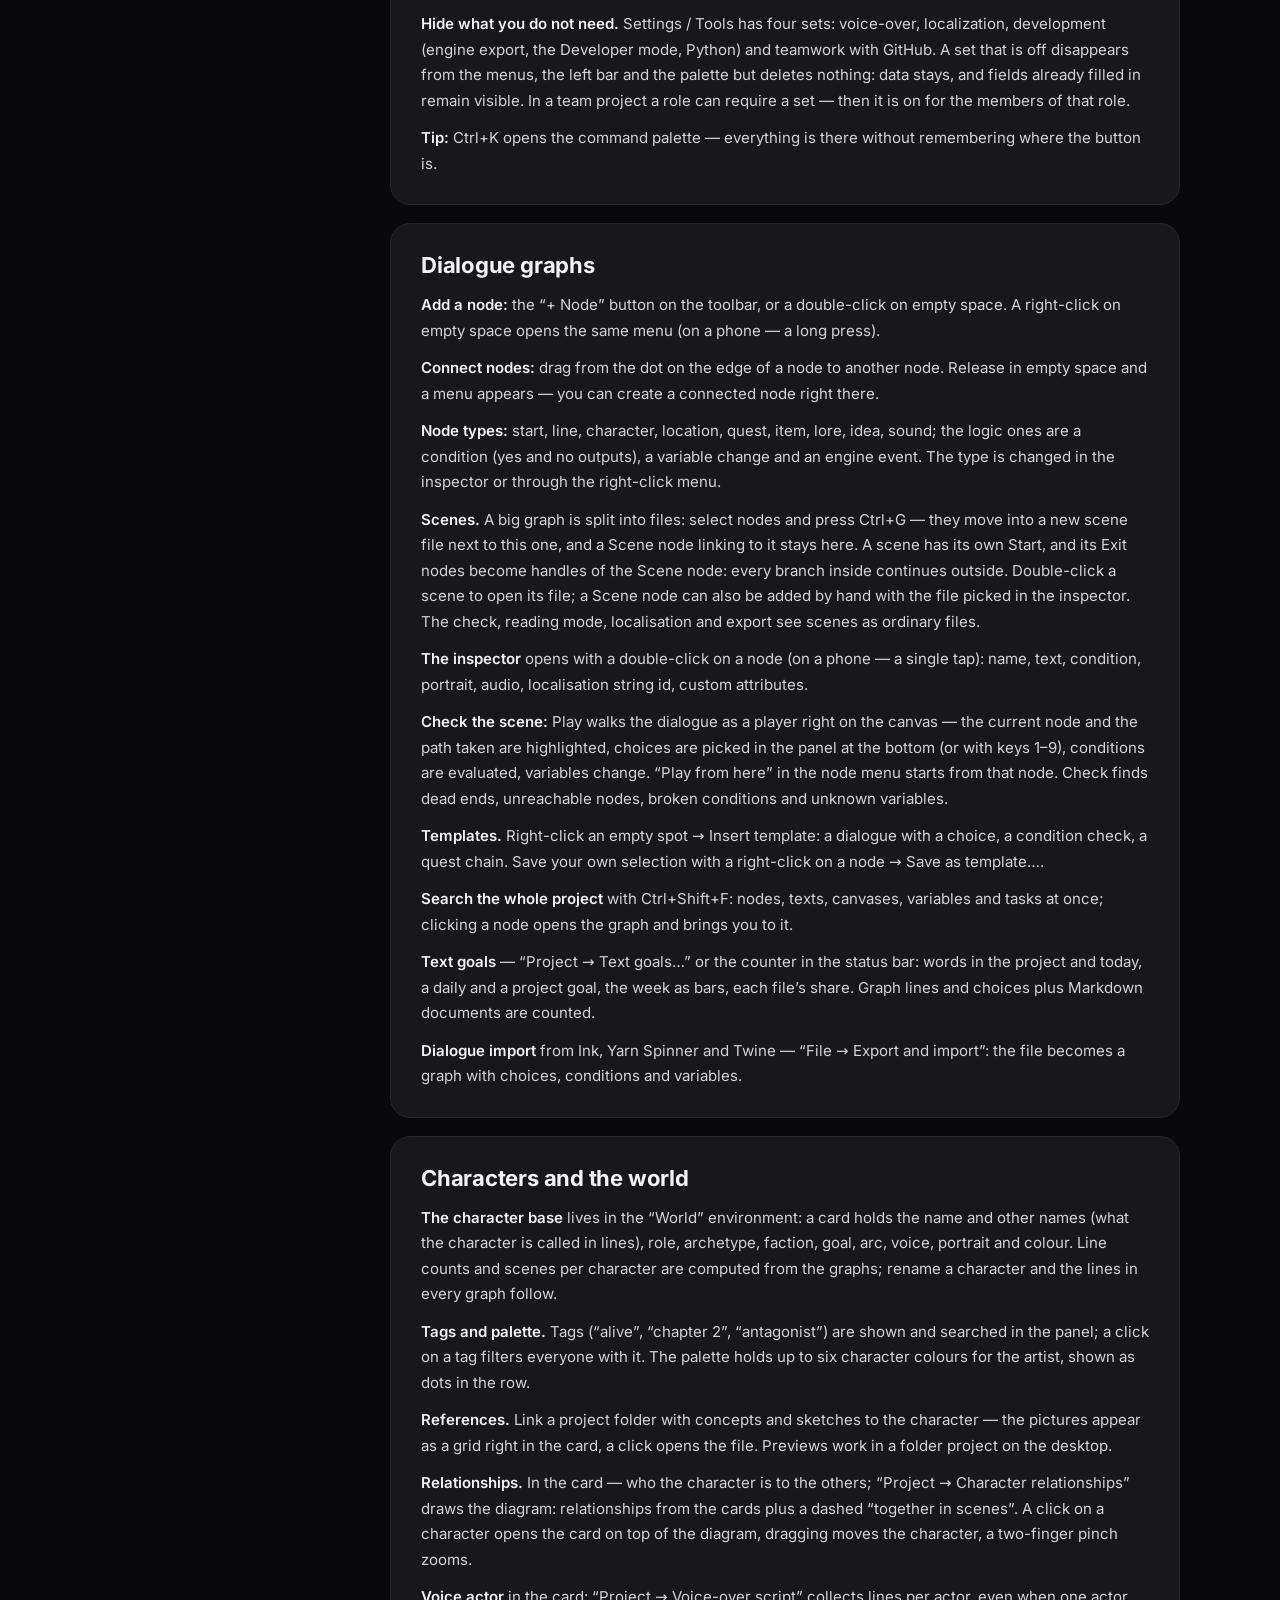
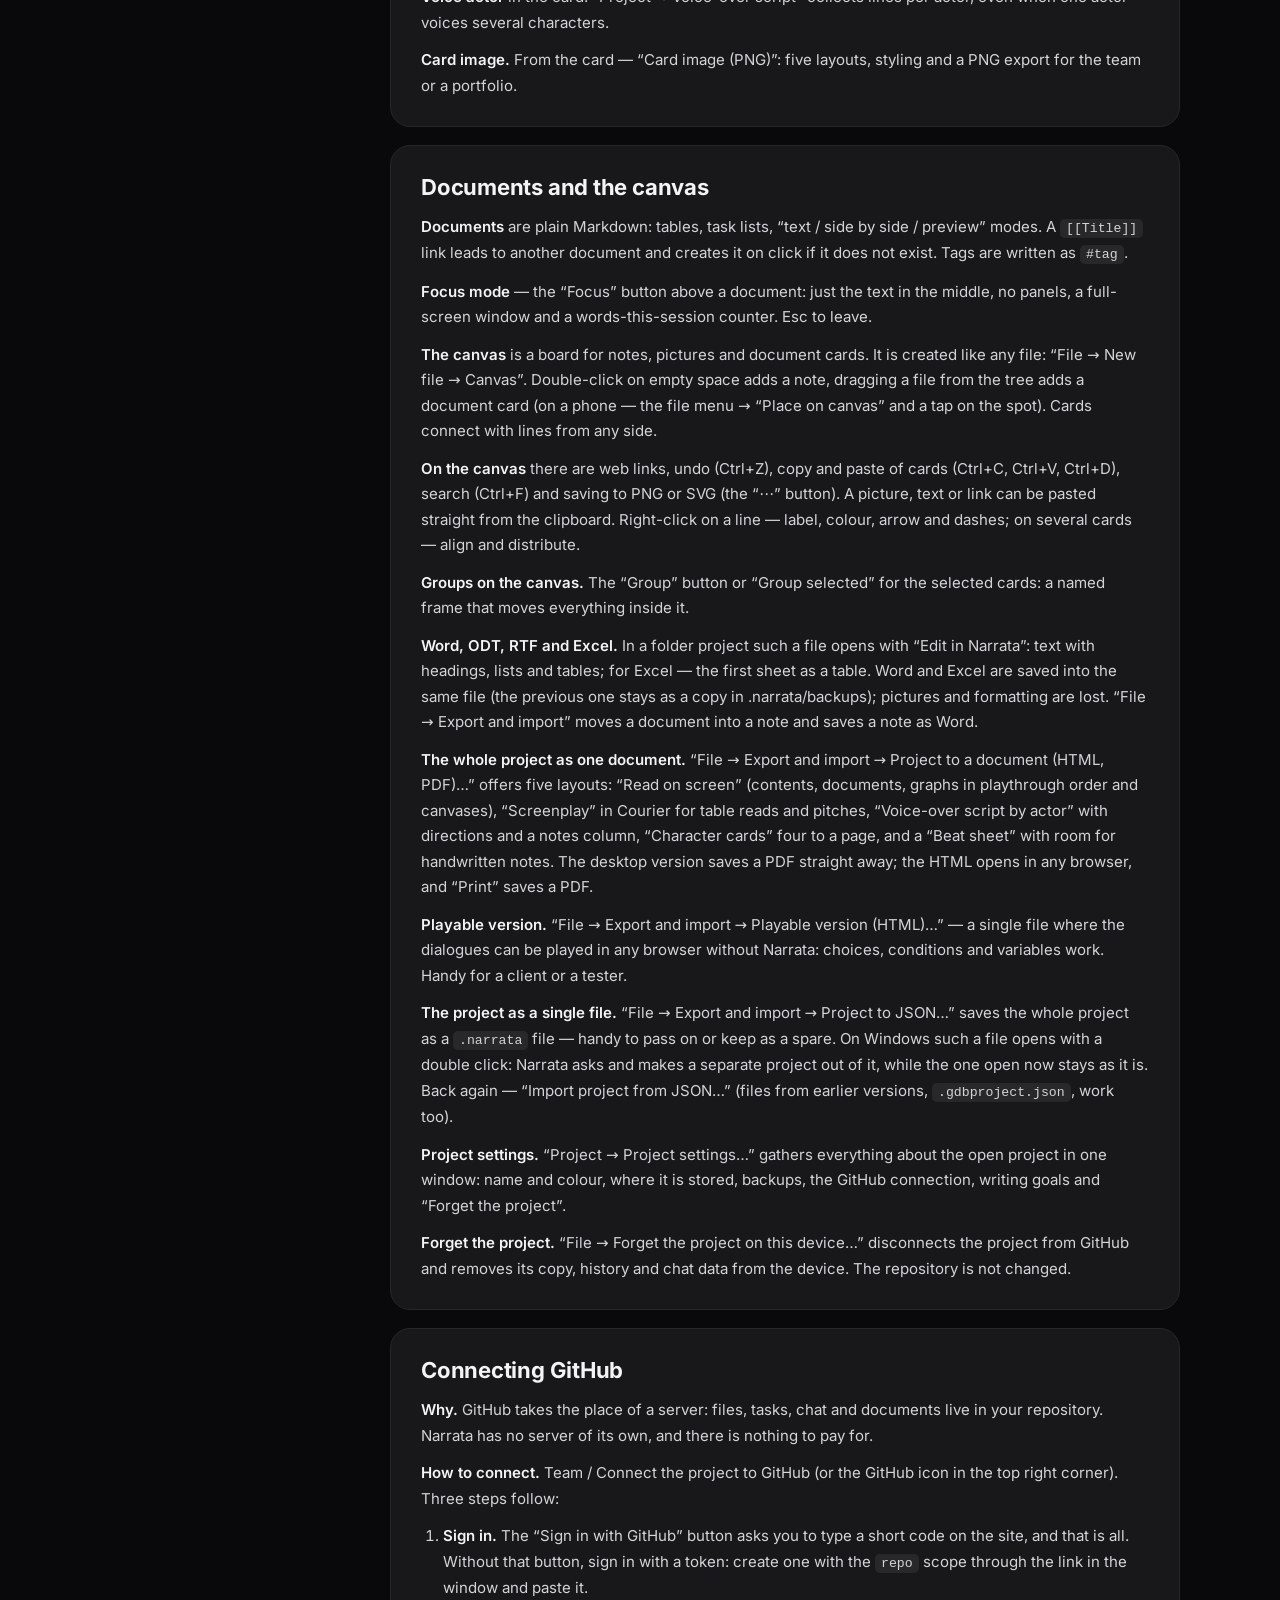
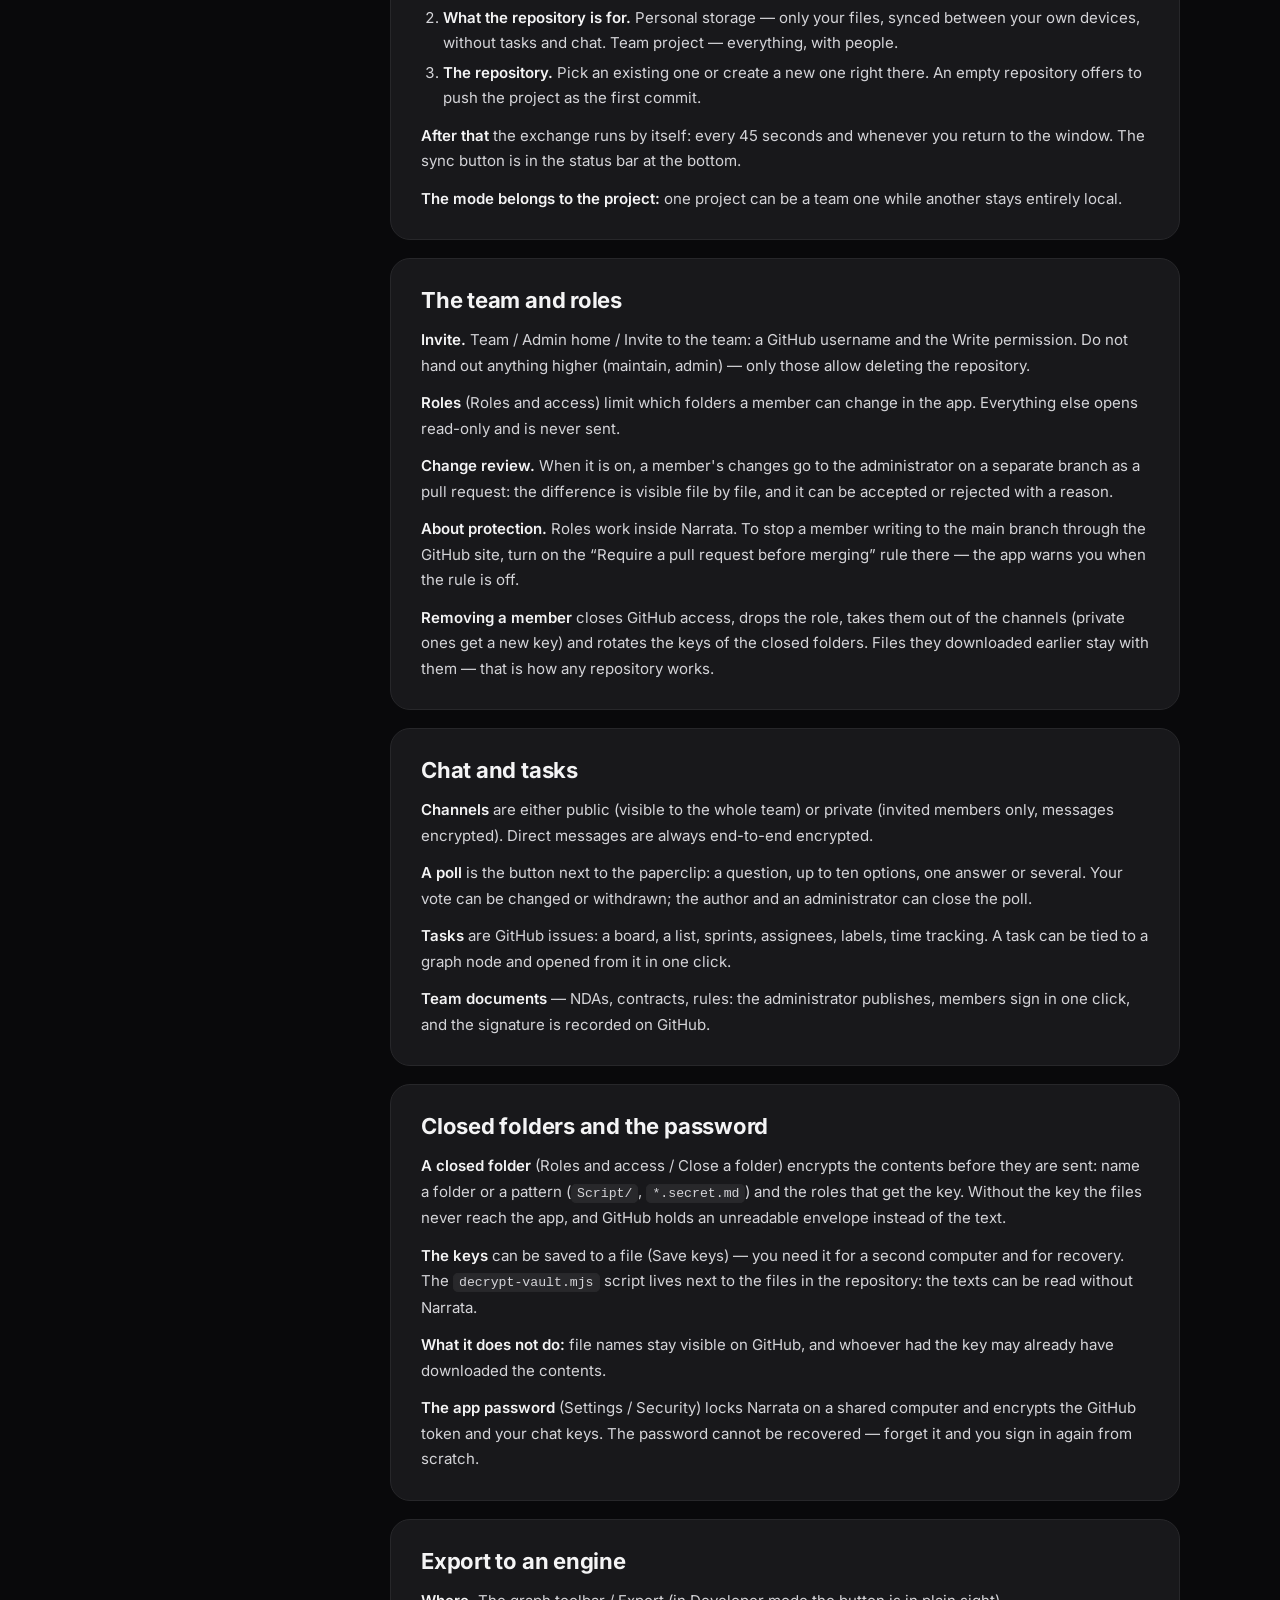
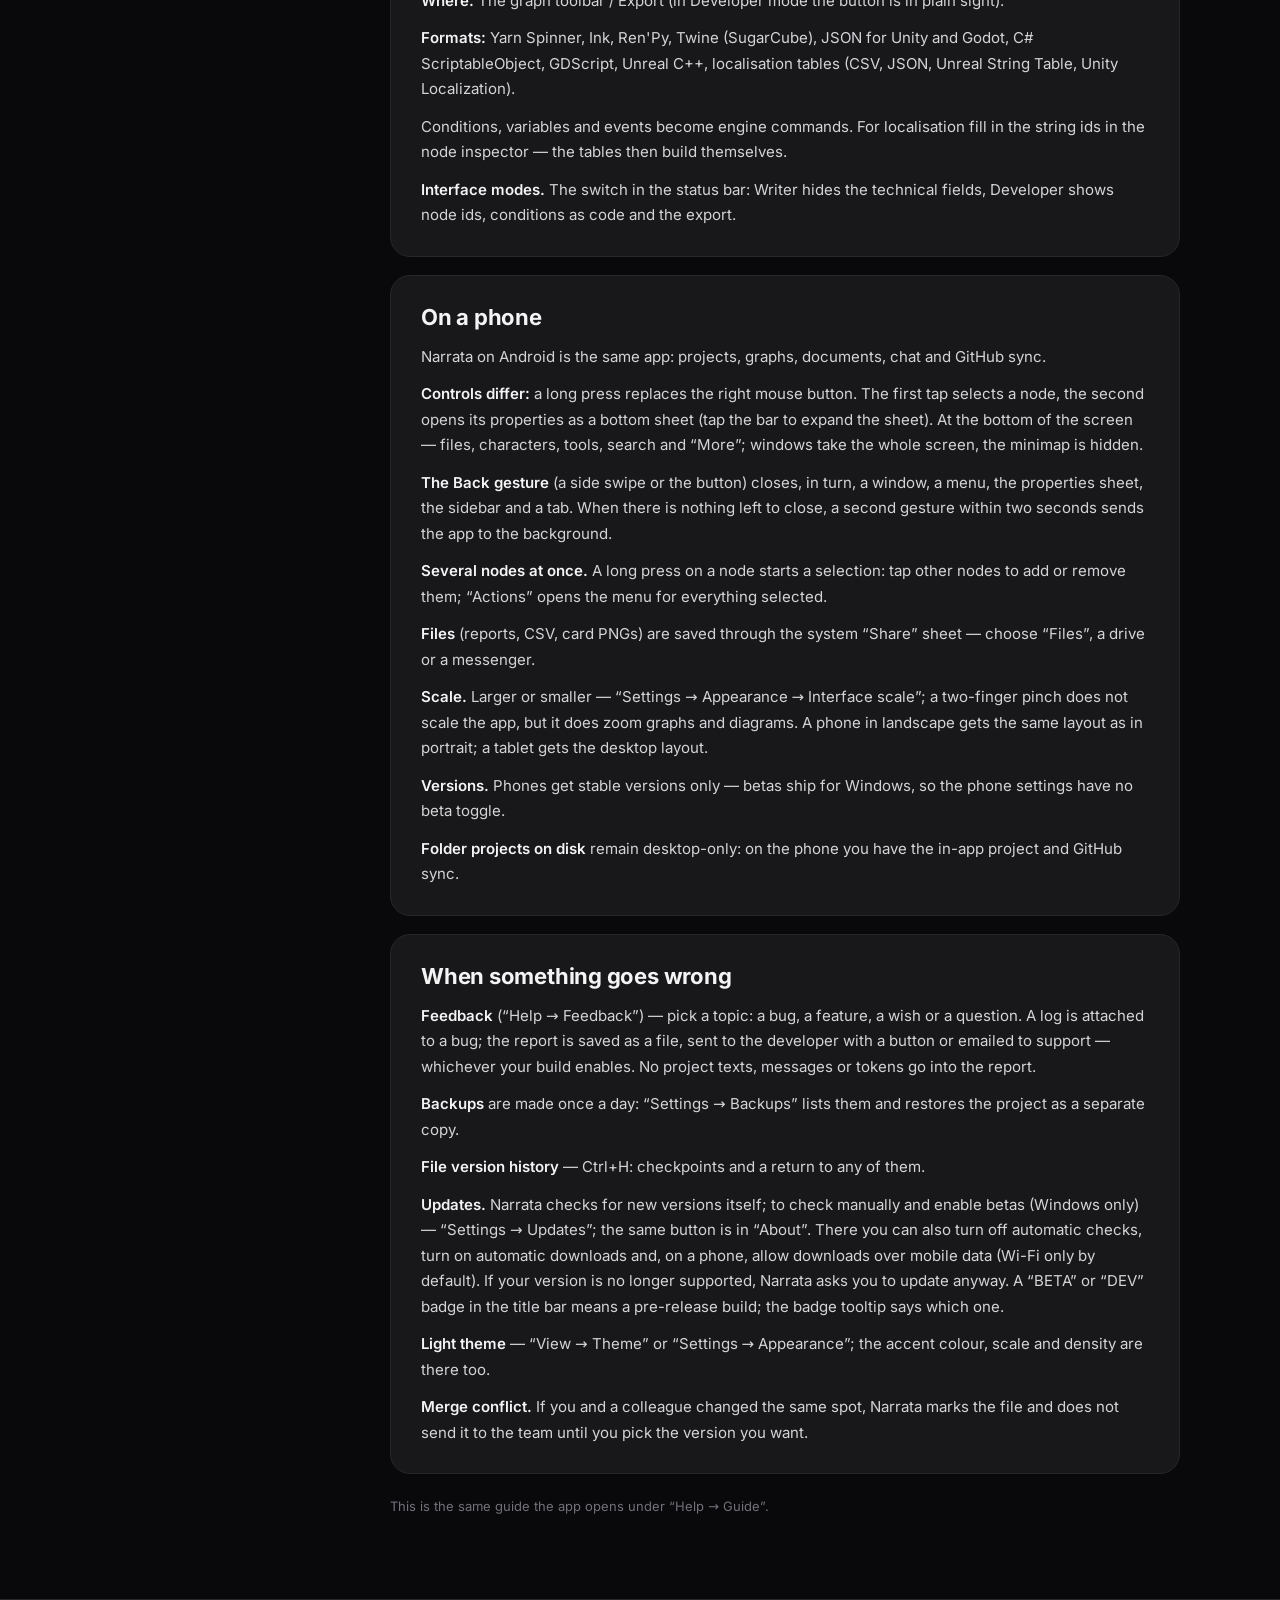
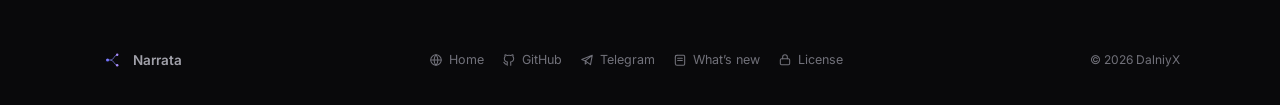
<file: docs/guide.html>
<!doctype html>
<html lang="ru" class="i18n-boot">
<head>
<meta charset="UTF-8">
<meta name="viewport" content="width=device-width, initial-scale=1, viewport-fit=cover">
<title>Руководство — Narrata</title>
<meta name="description" content="Как пользоваться Narrata: от первого проекта до командной работы — графы диалогов, персонажи, документы и холст, GitHub, экспорт в движок.">
<meta name="theme-color" content="#09090b">
<link rel="icon" type="image/svg+xml" href="icon.svg">
<meta property="og:type" content="article">
<meta property="og:site_name" content="Narrata">
<meta property="og:title" content="Руководство — Narrata">
<!-- Превью ссылки: карточка «Превью ссылки на сайт» из Narrata Studio (npm run og:image). Адрес — абсолютный: так его понимают Telegram, Discord и соцсети. -->
<meta property="og:image" content="https://narrata.space/og-image.png">
<meta property="og:image:width" content="1200">
<meta property="og:image:height" content="630">
<meta property="og:url" content="https://narrata.space/guide.html">
<meta name="twitter:card" content="summary_large_image">
<meta name="twitter:image" content="https://narrata.space/og-image.png">

<link rel="preload" href="fonts/inter-cyrillic-wght-normal.woff2" as="font" type="font/woff2" crossorigin>
<link rel="preload" href="fonts/inter-latin-wght-normal.woff2" as="font" type="font/woff2" crossorigin>
<link rel="stylesheet" href="site.css?v=53e711d6">
</head>
<body class="guide-page">

<a class="skip-link" href="#main" data-i18n="skip">К содержимому</a>
<div class="ambient" aria-hidden="true"><span></span><span></span><span></span></div>

<!-- спрайт иконок — тот же, что на главной (index.html) -->
<svg width="0" height="0" style="position:absolute" aria-hidden="true">
  <defs>
    <radialGradient id="logoMarkGrad" cx="35%" cy="35%" r="70%">
      <stop offset="0" stop-color="#8b8bff"/><stop offset="1" stop-color="#5b5bf0"/>
    </radialGradient>
    <symbol id="i-logo" viewBox="0 0 120 120">
      <path d="M38 60 H54 C 70 60, 70 34, 86 34" stroke="#8b8bff" stroke-width="3.5" stroke-linecap="round" fill="none" opacity="0.9"/>
      <path d="M54 60 C 70 60, 70 86, 86 86" stroke="#8b8bff" stroke-width="3.5" stroke-linecap="round" fill="none" opacity="0.9"/>
      <circle cx="38" cy="60" r="8" fill="url(#logoMarkGrad)"/>
      <circle cx="86" cy="34" r="6" fill="#a78bfa"/>
      <circle cx="86" cy="86" r="6" fill="#a78bfa"/>
    </symbol>
    <symbol id="i-download" viewBox="0 0 24 24"><path d="M12 4v11M7 10l5 5 5-5M4 20h16"/></symbol>
    <symbol id="i-github" viewBox="0 0 24 24"><path d="M9 19c-4.3 1.4-4.3-2.5-6-3m12 5v-3.5c0-1 .1-1.4-.5-2 2.8-.3 5.5-1.4 5.5-6a4.6 4.6 0 0 0-1.3-3.2 4.2 4.2 0 0 0-.1-3.2s-1.1-.3-3.5 1.3a12.3 12.3 0 0 0-6.2 0C6.5 2.8 5.4 3.1 5.4 3.1a4.2 4.2 0 0 0-.1 3.2A4.6 4.6 0 0 0 4 9.5c0 4.6 2.7 5.7 5.5 6-.6.6-.6 1.2-.5 2V21"/></symbol>
    <symbol id="i-branch" viewBox="0 0 24 24"><circle cx="6" cy="4" r="2.4"/><circle cx="6" cy="20" r="2.4"/><circle cx="18" cy="12" r="2.4"/><path d="M6 6.4v11.2M6 8c0 5 5 4 10 4"/></symbol>
    <symbol id="i-users" viewBox="0 0 24 24"><circle cx="9" cy="8" r="3.4"/><path d="M2.6 20c.8-3.6 3.3-5.6 6.4-5.6s5.6 2 6.4 5.6"/><circle cx="17.5" cy="7.5" r="2.6"/><path d="M15.4 14.6c2.6.2 4.6 2 5.2 5"/></symbol>
    <symbol id="i-layout" viewBox="0 0 24 24"><rect x="3" y="4" width="18" height="16" rx="2"/><path d="M3 9h18M9 9v11"/></symbol>
    <symbol id="i-check" viewBox="0 0 24 24"><path d="M5 12l5 5 9-10"/></symbol>
    <symbol id="i-file" viewBox="0 0 24 24"><path d="M6 3h9l5 5v13H6z"/><path d="M14 3v5h5M9 12h6M9 16h6"/></symbol>
    <symbol id="i-globe" viewBox="0 0 24 24"><circle cx="12" cy="12" r="9"/><path d="M3 12h18M12 3a14 14 0 0 1 0 18M12 3a14 14 0 0 0 0 18"/></symbol>
    <symbol id="i-package" viewBox="0 0 24 24"><path d="M21 8l-9-5-9 5 9 5 9-5z"/><path d="M3 8v8l9 5 9-5V8M12 13v8"/></symbol>
    <symbol id="i-devices" viewBox="0 0 24 24"><rect x="2" y="4" width="14" height="10" rx="1.4"/><path d="M2 17h14"/><rect x="17.4" y="8" width="5.2" height="11" rx="1.2"/></symbol>
    <symbol id="i-lock" viewBox="0 0 24 24"><rect x="4" y="10" width="16" height="10" rx="2"/><path d="M8 10V7a4 4 0 0 1 8 0v3"/></symbol>
    <symbol id="i-heart" viewBox="0 0 24 24"><path d="M12 20s-7-4.4-7-10a4 4 0 0 1 7-2.6A4 4 0 0 1 19 10c0 5.6-7 10-7 10z"/></symbol>
    <symbol id="i-scroll" viewBox="0 0 24 24"><path d="M7 4h11a2 2 0 0 1 2 2v13a2 2 0 0 1-2 2H7a3 3 0 0 1-3-3V7a3 3 0 0 1 3-3z"/><path d="M4 7a3 3 0 0 1 3-3M8 9h8M8 13h8"/></symbol>
    <symbol id="i-x" viewBox="0 0 24 24"><path d="M6 6l12 12M18 6L6 18"/></symbol>
    <symbol id="i-arrow" viewBox="0 0 24 24"><path d="M5 12h14M13 6l6 6-6 6"/></symbol>
    <symbol id="i-book" viewBox="0 0 24 24"><path d="M4 5.5A2.5 2.5 0 0 1 6.5 3H20v15H6.5A2.5 2.5 0 0 0 4 20.5z"/><path d="M4 20.5A2.5 2.5 0 0 0 6.5 23H20v-5M8 8h8M8 12h6"/></symbol>
    <symbol id="i-search" viewBox="0 0 24 24"><circle cx="11" cy="11" r="7"/><path d="M20 20l-4-4"/></symbol>
    <symbol id="i-send" viewBox="0 0 24 24"><path d="M21 4L3 11l6 2.5M21 4l-3 16-9-6.5M21 4L9 13.5V19l3-3"/></symbol>
    <symbol id="i-star" viewBox="0 0 24 24"><path d="M12 3l2.8 5.9 6.4.7-4.8 4.4 1.3 6.3L12 17.2 6.3 20.3l1.3-6.3-4.8-4.4 6.4-.7z"/></symbol>
  </defs>
</svg>

<header class="site" id="siteHeader">
  <nav class="nav-row" data-i18n-aria="nav.ariaMain" aria-label="Основная навигация">
    <a href="index.html" class="brand">
      <svg class="logo-mark" aria-hidden="true"><use href="#i-logo"/></svg>
      <span class="brand-name">Narrata</span>
    </a>
    <div class="nav-links" id="navLinks">
      <a href="index.html#features" data-i18n="nav.features">Возможности</a>
      <a href="index.html#screenshots" data-i18n="nav.screenshots">Скриншоты</a>
      <a href="index.html#download" data-i18n="nav.download">Загрузка</a>
      <a href="guide.html" class="active" aria-current="page" data-i18n="nav.guide">Руководство</a>
      <a data-link="github" href="https://github.com/DalniyX/narrata-releases" target="_blank" rel="noopener">GitHub</a>
    </div>
    <div class="nav-right">
      <div class="lang-switch" id="langSwitch" data-lang="ru" role="group" aria-label="Язык страницы / Page language">
        <span class="lang-thumb" aria-hidden="true"></span>
        <button type="button" data-lang-btn="ru" aria-pressed="true">RU</button>
        <button type="button" data-lang-btn="en" aria-pressed="false">EN</button>
      </div>
      <a class="btn btn-primary btn-sm" id="navDownload" href="index.html#download">
        <svg class="icon" aria-hidden="true"><use href="#i-download"/></svg>
        <span data-i18n="nav.cta">Скачать</span>
      </a>
    </div>
  </nav>
</header>

<main id="main" class="container guide">
  <div class="guide-head">
    <a class="guide-back" href="index.html"><svg class="icon" style="transform:scaleX(-1)" aria-hidden="true"><use href="#i-arrow"/></svg><span data-i18n="guide.back">На главную</span></a>
    <h1 id="guideTitle">Руководство</h1>
    <p class="lead" id="guideSubtitle"></p>
  </div>

  <div class="guide-layout">
    <aside class="guide-nav" aria-labelledby="guideTitle">
      <label class="guide-search">
        <svg class="icon" aria-hidden="true"><use href="#i-search"/></svg>
        <input type="search" id="guideSearch" data-i18n-placeholder="guide.search" placeholder="Поиск по разделам" autocomplete="off">
      </label>
      <nav id="guideToc" class="guide-toc"></nav>
    </aside>
    <div class="guide-content">
      <div id="guideSections"></div>
      <p class="guide-empty" id="guideEmpty" hidden data-i18n="guide.nothing">Ничего не найдено</p>
      <p class="guide-note" data-i18n="guide.note">Это то же руководство, что открывается в программе: «Справка → Руководство».</p>
    </div>
  </div>
</main>

<footer>
  <div class="container foot-row">
    <div class="foot-brand">
      <svg class="logo-mark" aria-hidden="true"><use href="#i-logo"/></svg>
      Narrata
    </div>
    <div class="foot-links">
      <a href="index.html"><svg class="icon" aria-hidden="true"><use href="#i-globe"/></svg><span data-i18n="guide.home">Главная</span></a>
      <a data-link="github" href="https://github.com/DalniyX/narrata-releases" target="_blank" rel="noopener"><svg class="icon" aria-hidden="true"><use href="#i-github"/></svg>GitHub</a>
      <a data-link="telegram" href="https://t.me/DalniyX" target="_blank" rel="noopener"><svg class="icon" aria-hidden="true"><use href="#i-send"/></svg>Telegram</a>
      <a data-link="discord" href="#" target="_blank" rel="noopener" hidden><svg class="icon" aria-hidden="true"><use href="#i-users"/></svg>Discord</a>
      <a data-link="roadmap" href="roadmap.html"><svg class="icon" aria-hidden="true"><use href="#i-layout"/></svg><span data-i18n="nav.roadmap">Планы</span></a>
      <a href="changelog.html"><svg class="icon" aria-hidden="true"><use href="#i-scroll"/></svg><span data-i18n="footer.changelog">История изменений</span></a>
      <a href="license.html"><svg class="icon" aria-hidden="true"><use href="#i-lock"/></svg><span data-i18n="footer.license">Лицензия</span></a>
      <a data-link="authorSite" href="#" target="_blank" rel="noopener" hidden><svg class="icon" aria-hidden="true"><use href="#i-package"/></svg><span data-i18n="footer.authorSite">Другие проекты автора</span></a>
    </div>
    <p class="foot-copy">&copy; 2026 DalniyX</p>
  </div>
</footer>

<!-- кнопка «Наверх» — появляется при прокрутке вниз -->
<div class="to-top-dock"><button type="button" class="to-top" id="toTop" data-i18n-aria="nav.toTop" aria-label="Наверх"><svg class="icon" aria-hidden="true"><use href="#i-arrow"/></svg></button></div>

<script src="site-config.js?v=9c664e3f"></script>
<script src="roadmap-nav.js?v=e1ca41f0"></script>
<script src="i18n.js?v=df2c9cd8"></script>
<script src="subpage.js?v=3ea8949e"></script>
<script src="guide-content.js?v=281d91ca"></script>
<script src="guide.js?v=a47de768"></script>
</body>
</html>
</file>
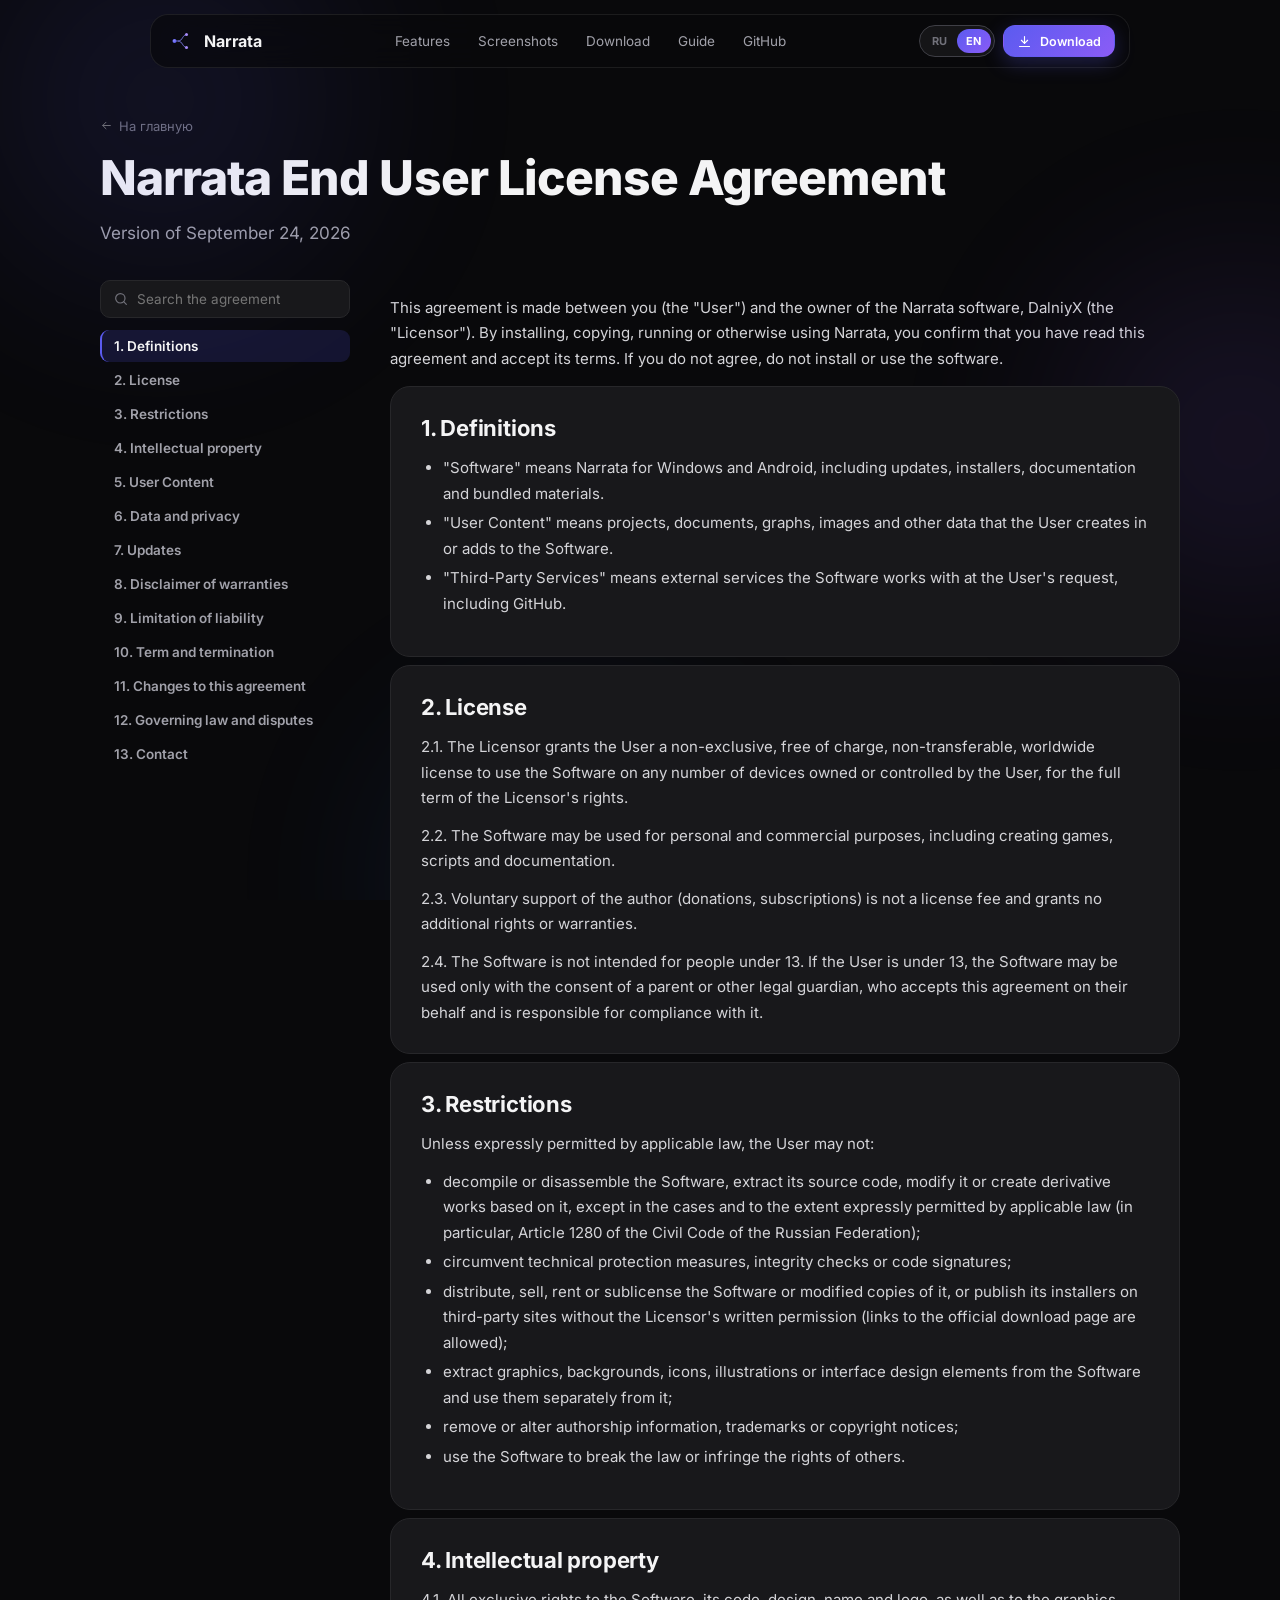
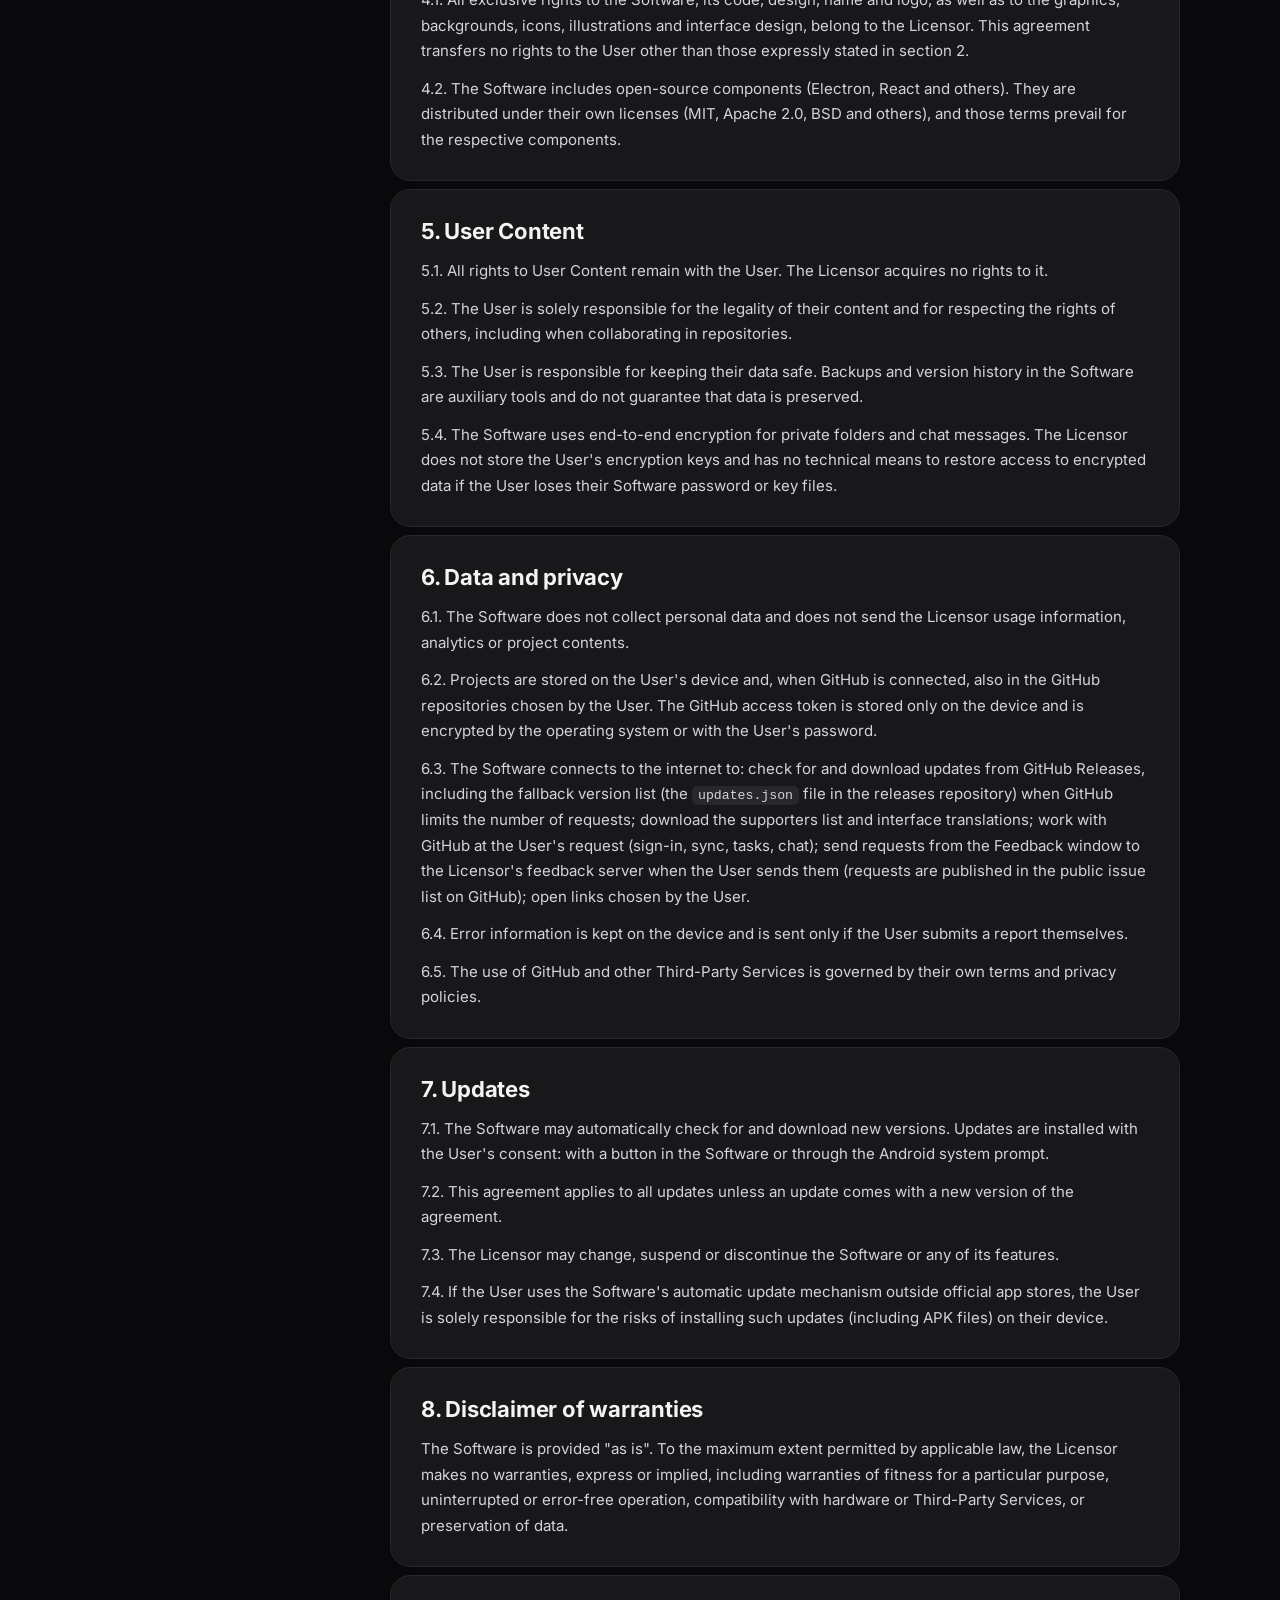
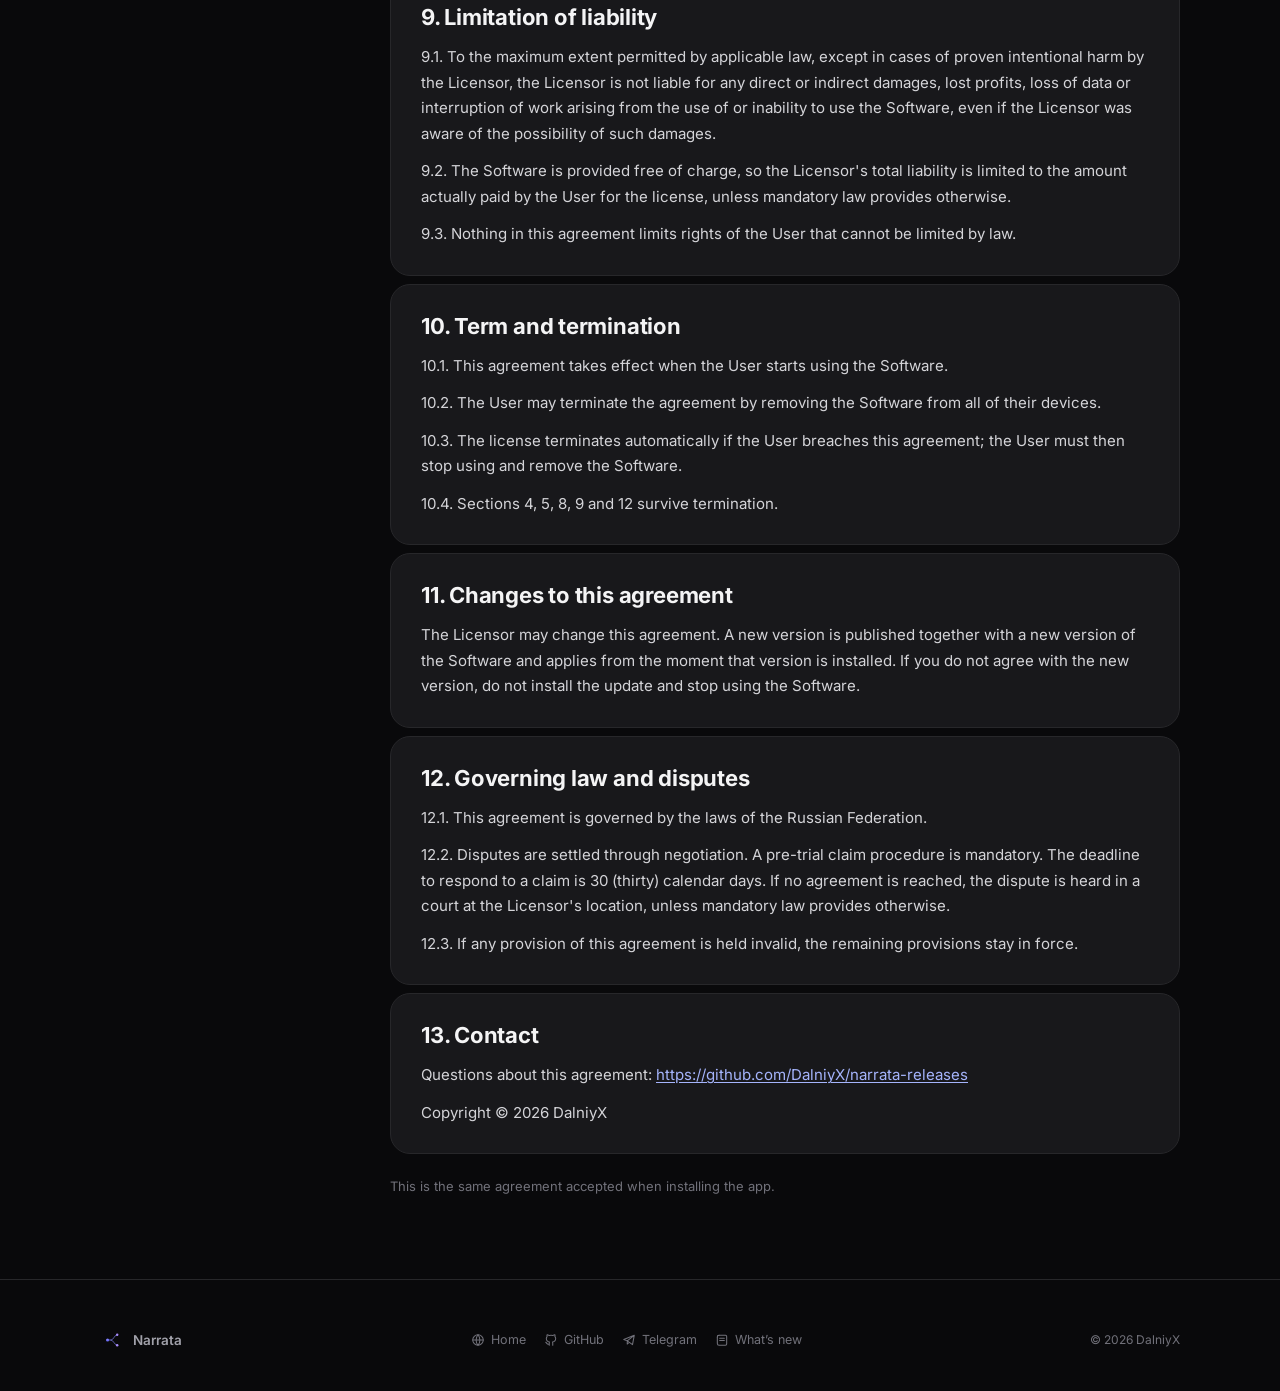
<file: docs/license.html>
<!doctype html>
<html lang="ru" class="i18n-boot">
<head>
<meta charset="UTF-8">
<meta name="viewport" content="width=device-width, initial-scale=1, viewport-fit=cover">
<title>Лицензия — Narrata</title>
<meta name="description" content="Лицензионное соглашение с конечным пользователем Narrata: на что вы соглашаетесь, устанавливая программу.">
<meta name="theme-color" content="#09090b">
<link rel="icon" type="image/svg+xml" href="icon.svg">
<meta property="og:type" content="article">
<meta property="og:site_name" content="Narrata">
<meta property="og:title" content="Лицензия — Narrata">
<!-- Превью ссылки: карточка «Превью ссылки на сайт» из Narrata Studio (npm run og:image). Адрес — абсолютный: так его понимают Telegram, Discord и соцсети. -->
<meta property="og:image" content="https://narrata.space/og-image.png">
<meta property="og:image:width" content="1200">
<meta property="og:image:height" content="630">
<meta property="og:url" content="https://narrata.space/license.html">
<meta name="twitter:card" content="summary_large_image">
<meta name="twitter:image" content="https://narrata.space/og-image.png">

<link rel="preload" href="fonts/inter-cyrillic-wght-normal.woff2" as="font" type="font/woff2" crossorigin>
<link rel="preload" href="fonts/inter-latin-wght-normal.woff2" as="font" type="font/woff2" crossorigin>
<link rel="stylesheet" href="site.css?v=53e711d6">
</head>
<body class="guide-page license-page">

<a class="skip-link" href="#main" data-i18n="skip">К содержимому</a>
<div class="ambient" aria-hidden="true"><span></span><span></span><span></span></div>

<!-- спрайт иконок — тот же, что на главной (index.html) -->
<svg width="0" height="0" style="position:absolute" aria-hidden="true">
  <defs>
    <radialGradient id="logoMarkGrad" cx="35%" cy="35%" r="70%">
      <stop offset="0" stop-color="#8b8bff"/><stop offset="1" stop-color="#5b5bf0"/>
    </radialGradient>
    <symbol id="i-logo" viewBox="0 0 120 120">
      <path d="M38 60 H54 C 70 60, 70 34, 86 34" stroke="#8b8bff" stroke-width="3.5" stroke-linecap="round" fill="none" opacity="0.9"/>
      <path d="M54 60 C 70 60, 70 86, 86 86" stroke="#8b8bff" stroke-width="3.5" stroke-linecap="round" fill="none" opacity="0.9"/>
      <circle cx="38" cy="60" r="8" fill="url(#logoMarkGrad)"/>
      <circle cx="86" cy="34" r="6" fill="#a78bfa"/>
      <circle cx="86" cy="86" r="6" fill="#a78bfa"/>
    </symbol>
    <symbol id="i-download" viewBox="0 0 24 24"><path d="M12 4v11M7 10l5 5 5-5M4 20h16"/></symbol>
    <symbol id="i-github" viewBox="0 0 24 24"><path d="M9 19c-4.3 1.4-4.3-2.5-6-3m12 5v-3.5c0-1 .1-1.4-.5-2 2.8-.3 5.5-1.4 5.5-6a4.6 4.6 0 0 0-1.3-3.2 4.2 4.2 0 0 0-.1-3.2s-1.1-.3-3.5 1.3a12.3 12.3 0 0 0-6.2 0C6.5 2.8 5.4 3.1 5.4 3.1a4.2 4.2 0 0 0-.1 3.2A4.6 4.6 0 0 0 4 9.5c0 4.6 2.7 5.7 5.5 6-.6.6-.6 1.2-.5 2V21"/></symbol>
    <symbol id="i-branch" viewBox="0 0 24 24"><circle cx="6" cy="4" r="2.4"/><circle cx="6" cy="20" r="2.4"/><circle cx="18" cy="12" r="2.4"/><path d="M6 6.4v11.2M6 8c0 5 5 4 10 4"/></symbol>
    <symbol id="i-users" viewBox="0 0 24 24"><circle cx="9" cy="8" r="3.4"/><path d="M2.6 20c.8-3.6 3.3-5.6 6.4-5.6s5.6 2 6.4 5.6"/><circle cx="17.5" cy="7.5" r="2.6"/><path d="M15.4 14.6c2.6.2 4.6 2 5.2 5"/></symbol>
    <symbol id="i-layout" viewBox="0 0 24 24"><rect x="3" y="4" width="18" height="16" rx="2"/><path d="M3 9h18M9 9v11"/></symbol>
    <symbol id="i-check" viewBox="0 0 24 24"><path d="M5 12l5 5 9-10"/></symbol>
    <symbol id="i-file" viewBox="0 0 24 24"><path d="M6 3h9l5 5v13H6z"/><path d="M14 3v5h5M9 12h6M9 16h6"/></symbol>
    <symbol id="i-globe" viewBox="0 0 24 24"><circle cx="12" cy="12" r="9"/><path d="M3 12h18M12 3a14 14 0 0 1 0 18M12 3a14 14 0 0 0 0 18"/></symbol>
    <symbol id="i-package" viewBox="0 0 24 24"><path d="M21 8l-9-5-9 5 9 5 9-5z"/><path d="M3 8v8l9 5 9-5V8M12 13v8"/></symbol>
    <symbol id="i-devices" viewBox="0 0 24 24"><rect x="2" y="4" width="14" height="10" rx="1.4"/><path d="M2 17h14"/><rect x="17.4" y="8" width="5.2" height="11" rx="1.2"/></symbol>
    <symbol id="i-lock" viewBox="0 0 24 24"><rect x="4" y="10" width="16" height="10" rx="2"/><path d="M8 10V7a4 4 0 0 1 8 0v3"/></symbol>
    <symbol id="i-heart" viewBox="0 0 24 24"><path d="M12 20s-7-4.4-7-10a4 4 0 0 1 7-2.6A4 4 0 0 1 19 10c0 5.6-7 10-7 10z"/></symbol>
    <symbol id="i-scroll" viewBox="0 0 24 24"><path d="M7 4h11a2 2 0 0 1 2 2v13a2 2 0 0 1-2 2H7a3 3 0 0 1-3-3V7a3 3 0 0 1 3-3z"/><path d="M4 7a3 3 0 0 1 3-3M8 9h8M8 13h8"/></symbol>
    <symbol id="i-x" viewBox="0 0 24 24"><path d="M6 6l12 12M18 6L6 18"/></symbol>
    <symbol id="i-arrow" viewBox="0 0 24 24"><path d="M5 12h14M13 6l6 6-6 6"/></symbol>
    <symbol id="i-book" viewBox="0 0 24 24"><path d="M4 5.5A2.5 2.5 0 0 1 6.5 3H20v15H6.5A2.5 2.5 0 0 0 4 20.5z"/><path d="M4 20.5A2.5 2.5 0 0 0 6.5 23H20v-5M8 8h8M8 12h6"/></symbol>
    <symbol id="i-search" viewBox="0 0 24 24"><circle cx="11" cy="11" r="7"/><path d="M20 20l-4-4"/></symbol>
    <symbol id="i-send" viewBox="0 0 24 24"><path d="M21 4L3 11l6 2.5M21 4l-3 16-9-6.5M21 4L9 13.5V19l3-3"/></symbol>
    <symbol id="i-star" viewBox="0 0 24 24"><path d="M12 3l2.8 5.9 6.4.7-4.8 4.4 1.3 6.3L12 17.2 6.3 20.3l1.3-6.3-4.8-4.4 6.4-.7z"/></symbol>
  </defs>
</svg>

<header class="site" id="siteHeader">
  <nav class="nav-row" data-i18n-aria="nav.ariaMain" aria-label="Основная навигация">
    <a href="index.html" class="brand">
      <svg class="logo-mark" aria-hidden="true"><use href="#i-logo"/></svg>
      <span class="brand-name">Narrata</span>
    </a>
    <div class="nav-links" id="navLinks">
      <a href="index.html#features" data-i18n="nav.features">Возможности</a>
      <a href="index.html#screenshots" data-i18n="nav.screenshots">Скриншоты</a>
      <a href="index.html#download" data-i18n="nav.download">Загрузка</a>
      <a href="guide.html" data-i18n="nav.guide">Руководство</a>
      <a data-link="github" href="https://github.com/DalniyX/narrata-releases" target="_blank" rel="noopener">GitHub</a>
    </div>
    <div class="nav-right">
      <div class="lang-switch" id="langSwitch" data-lang="ru" role="group" aria-label="Язык страницы / Page language">
        <span class="lang-thumb" aria-hidden="true"></span>
        <button type="button" data-lang-btn="ru" aria-pressed="true">RU</button>
        <button type="button" data-lang-btn="en" aria-pressed="false">EN</button>
      </div>
      <a class="btn btn-primary btn-sm" id="navDownload" href="index.html#download">
        <svg class="icon" aria-hidden="true"><use href="#i-download"/></svg>
        <span data-i18n="nav.cta">Скачать</span>
      </a>
    </div>
  </nav>
</header>

<main id="main" class="container guide">
  <div class="guide-head">
    <a class="guide-back" href="index.html"><svg class="icon" style="transform:scaleX(-1)" aria-hidden="true"><use href="#i-arrow"/></svg><span data-i18n="guide.back">На главную</span></a>
    <h1 id="licenseTitle">Лицензионное соглашение</h1>
    <p class="lead" id="licenseSubtitle"></p>
  </div>

  <div class="guide-layout">
    <aside class="guide-nav" aria-labelledby="licenseTitle">
      <label class="guide-search">
        <svg class="icon" aria-hidden="true"><use href="#i-search"/></svg>
        <input type="search" id="licenseSearch" data-i18n-placeholder="guide.search" placeholder="Поиск по пунктам" autocomplete="off">
      </label>
      <nav id="licenseToc" class="guide-toc"></nav>
    </aside>
    <div class="guide-content">
      <p class="guide-body" id="licenseIntro"></p>
      <div id="licenseSections"></div>
      <p class="guide-empty" id="licenseEmpty" hidden data-i18n="guide.nothing">Ничего не найдено</p>
      <p class="guide-note" data-i18n="guide.note">Это то же соглашение, которое принимается при установке программы.</p>
    </div>
  </div>
</main>

<footer>
  <div class="container foot-row">
    <div class="foot-brand">
      <svg class="logo-mark" aria-hidden="true"><use href="#i-logo"/></svg>
      Narrata
    </div>
    <div class="foot-links">
      <a href="index.html"><svg class="icon" aria-hidden="true"><use href="#i-globe"/></svg><span data-i18n="guide.home">Главная</span></a>
      <a data-link="github" href="https://github.com/DalniyX/narrata-releases" target="_blank" rel="noopener"><svg class="icon" aria-hidden="true"><use href="#i-github"/></svg>GitHub</a>
      <a data-link="telegram" href="https://t.me/DalniyX" target="_blank" rel="noopener"><svg class="icon" aria-hidden="true"><use href="#i-send"/></svg>Telegram</a>
      <a data-link="discord" href="#" target="_blank" rel="noopener" hidden><svg class="icon" aria-hidden="true"><use href="#i-users"/></svg>Discord</a>
      <a data-link="roadmap" href="roadmap.html"><svg class="icon" aria-hidden="true"><use href="#i-layout"/></svg><span data-i18n="nav.roadmap">Планы</span></a>
      <a href="changelog.html"><svg class="icon" aria-hidden="true"><use href="#i-scroll"/></svg><span data-i18n="footer.changelog">История изменений</span></a>
      <a data-link="authorSite" href="#" target="_blank" rel="noopener" hidden><svg class="icon" aria-hidden="true"><use href="#i-package"/></svg><span data-i18n="footer.authorSite">Другие проекты автора</span></a>
    </div>
    <p class="foot-copy">&copy; 2026 DalniyX</p>
  </div>
</footer>

<!-- кнопка «Наверх» — появляется при прокрутке вниз -->
<div class="to-top-dock"><button type="button" class="to-top" id="toTop" data-i18n-aria="nav.toTop" aria-label="Наверх"><svg class="icon" aria-hidden="true"><use href="#i-arrow"/></svg></button></div>

<script src="site-config.js?v=9c664e3f"></script>
<script src="roadmap-nav.js?v=e1ca41f0"></script>
<script src="i18n.js?v=df2c9cd8"></script>
<script src="subpage.js?v=3ea8949e"></script>
<script src="license-content.js?v=cd4eaa00"></script>
<script src="license.js?v=b14b3f5f"></script>
</body>
</html>
</file>
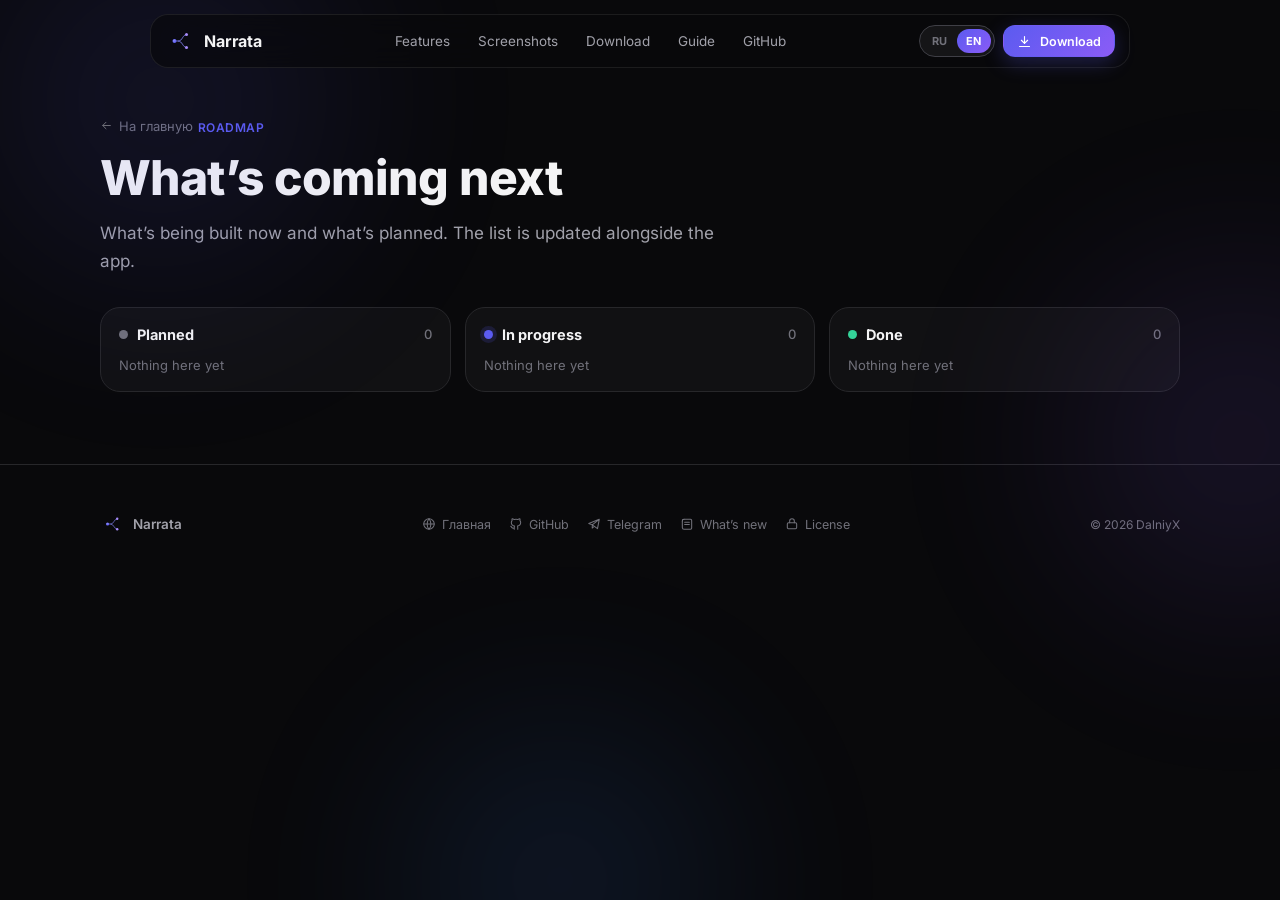
<file: docs/roadmap.html>
<!doctype html>
<html lang="ru" class="i18n-boot">
<head>
<meta charset="UTF-8">
<meta name="viewport" content="width=device-width, initial-scale=1, viewport-fit=cover">
<title>Планы — Narrata</title>
<meta name="description" content="Что в планах, что делается и что уже готово в Narrata. Список обновляется вместе с программой.">
<meta name="theme-color" content="#09090b">
<link rel="icon" type="image/svg+xml" href="icon.svg">
<meta property="og:type" content="article">
<meta property="og:site_name" content="Narrata">
<meta property="og:title" content="Планы — Narrata">
<!-- Превью ссылки: карточка «Превью ссылки на сайт» из Narrata Studio (npm run og:image). Адрес — абсолютный: так его понимают Telegram, Discord и соцсети. -->
<meta property="og:image" content="https://narrata.space/og-image.png">
<meta property="og:image:width" content="1200">
<meta property="og:image:height" content="630">
<meta property="og:url" content="https://narrata.space/roadmap.html">
<meta name="twitter:card" content="summary_large_image">
<meta name="twitter:image" content="https://narrata.space/og-image.png">

<link rel="preload" href="fonts/inter-cyrillic-wght-normal.woff2" as="font" type="font/woff2" crossorigin>
<link rel="preload" href="fonts/inter-latin-wght-normal.woff2" as="font" type="font/woff2" crossorigin>
<link rel="stylesheet" href="site.css?v=53e711d6">
</head>
<body class="guide-page">

<a class="skip-link" href="#main" data-i18n="skip">К содержимому</a>
<div class="ambient" aria-hidden="true"><span></span><span></span><span></span></div>

<!-- спрайт иконок — тот же, что на главной (index.html) -->
<svg width="0" height="0" style="position:absolute" aria-hidden="true">
  <defs>
    <radialGradient id="logoMarkGrad" cx="35%" cy="35%" r="70%">
      <stop offset="0" stop-color="#8b8bff"/><stop offset="1" stop-color="#5b5bf0"/>
    </radialGradient>
    <symbol id="i-logo" viewBox="0 0 120 120">
      <path d="M38 60 H54 C 70 60, 70 34, 86 34" stroke="#8b8bff" stroke-width="3.5" stroke-linecap="round" fill="none" opacity="0.9"/>
      <path d="M54 60 C 70 60, 70 86, 86 86" stroke="#8b8bff" stroke-width="3.5" stroke-linecap="round" fill="none" opacity="0.9"/>
      <circle cx="38" cy="60" r="8" fill="url(#logoMarkGrad)"/>
      <circle cx="86" cy="34" r="6" fill="#a78bfa"/>
      <circle cx="86" cy="86" r="6" fill="#a78bfa"/>
    </symbol>
    <symbol id="i-download" viewBox="0 0 24 24"><path d="M12 4v11M7 10l5 5 5-5M4 20h16"/></symbol>
    <symbol id="i-github" viewBox="0 0 24 24"><path d="M9 19c-4.3 1.4-4.3-2.5-6-3m12 5v-3.5c0-1 .1-1.4-.5-2 2.8-.3 5.5-1.4 5.5-6a4.6 4.6 0 0 0-1.3-3.2 4.2 4.2 0 0 0-.1-3.2s-1.1-.3-3.5 1.3a12.3 12.3 0 0 0-6.2 0C6.5 2.8 5.4 3.1 5.4 3.1a4.2 4.2 0 0 0-.1 3.2A4.6 4.6 0 0 0 4 9.5c0 4.6 2.7 5.7 5.5 6-.6.6-.6 1.2-.5 2V21"/></symbol>
    <symbol id="i-branch" viewBox="0 0 24 24"><circle cx="6" cy="4" r="2.4"/><circle cx="6" cy="20" r="2.4"/><circle cx="18" cy="12" r="2.4"/><path d="M6 6.4v11.2M6 8c0 5 5 4 10 4"/></symbol>
    <symbol id="i-users" viewBox="0 0 24 24"><circle cx="9" cy="8" r="3.4"/><path d="M2.6 20c.8-3.6 3.3-5.6 6.4-5.6s5.6 2 6.4 5.6"/><circle cx="17.5" cy="7.5" r="2.6"/><path d="M15.4 14.6c2.6.2 4.6 2 5.2 5"/></symbol>
    <symbol id="i-layout" viewBox="0 0 24 24"><rect x="3" y="4" width="18" height="16" rx="2"/><path d="M3 9h18M9 9v11"/></symbol>
    <symbol id="i-check" viewBox="0 0 24 24"><path d="M5 12l5 5 9-10"/></symbol>
    <symbol id="i-file" viewBox="0 0 24 24"><path d="M6 3h9l5 5v13H6z"/><path d="M14 3v5h5M9 12h6M9 16h6"/></symbol>
    <symbol id="i-globe" viewBox="0 0 24 24"><circle cx="12" cy="12" r="9"/><path d="M3 12h18M12 3a14 14 0 0 1 0 18M12 3a14 14 0 0 0 0 18"/></symbol>
    <symbol id="i-package" viewBox="0 0 24 24"><path d="M21 8l-9-5-9 5 9 5 9-5z"/><path d="M3 8v8l9 5 9-5V8M12 13v8"/></symbol>
    <symbol id="i-devices" viewBox="0 0 24 24"><rect x="2" y="4" width="14" height="10" rx="1.4"/><path d="M2 17h14"/><rect x="17.4" y="8" width="5.2" height="11" rx="1.2"/></symbol>
    <symbol id="i-lock" viewBox="0 0 24 24"><rect x="4" y="10" width="16" height="10" rx="2"/><path d="M8 10V7a4 4 0 0 1 8 0v3"/></symbol>
    <symbol id="i-heart" viewBox="0 0 24 24"><path d="M12 20s-7-4.4-7-10a4 4 0 0 1 7-2.6A4 4 0 0 1 19 10c0 5.6-7 10-7 10z"/></symbol>
    <symbol id="i-scroll" viewBox="0 0 24 24"><path d="M7 4h11a2 2 0 0 1 2 2v13a2 2 0 0 1-2 2H7a3 3 0 0 1-3-3V7a3 3 0 0 1 3-3z"/><path d="M4 7a3 3 0 0 1 3-3M8 9h8M8 13h8"/></symbol>
    <symbol id="i-x" viewBox="0 0 24 24"><path d="M6 6l12 12M18 6L6 18"/></symbol>
    <symbol id="i-arrow" viewBox="0 0 24 24"><path d="M5 12h14M13 6l6 6-6 6"/></symbol>
    <symbol id="i-book" viewBox="0 0 24 24"><path d="M4 5.5A2.5 2.5 0 0 1 6.5 3H20v15H6.5A2.5 2.5 0 0 0 4 20.5z"/><path d="M4 20.5A2.5 2.5 0 0 0 6.5 23H20v-5M8 8h8M8 12h6"/></symbol>
    <symbol id="i-search" viewBox="0 0 24 24"><circle cx="11" cy="11" r="7"/><path d="M20 20l-4-4"/></symbol>
    <symbol id="i-send" viewBox="0 0 24 24"><path d="M21 4L3 11l6 2.5M21 4l-3 16-9-6.5M21 4L9 13.5V19l3-3"/></symbol>
    <symbol id="i-star" viewBox="0 0 24 24"><path d="M12 3l2.8 5.9 6.4.7-4.8 4.4 1.3 6.3L12 17.2 6.3 20.3l1.3-6.3-4.8-4.4 6.4-.7z"/></symbol>
  </defs>
</svg>

<header class="site" id="siteHeader">
  <nav class="nav-row" data-i18n-aria="nav.ariaMain" aria-label="Основная навигация">
    <a href="index.html" class="brand">
      <svg class="logo-mark" aria-hidden="true"><use href="#i-logo"/></svg>
      <span class="brand-name">Narrata</span>
    </a>
    <div class="nav-links" id="navLinks">
      <a href="index.html#features" data-i18n="nav.features">Возможности</a>
      <a href="index.html#screenshots" data-i18n="nav.screenshots">Скриншоты</a>
      <a href="index.html#download" data-i18n="nav.download">Загрузка</a>
      <a href="guide.html" data-i18n="nav.guide">Руководство</a>
      <a data-link="github" href="https://github.com/DalniyX/narrata-releases" target="_blank" rel="noopener">GitHub</a>
    </div>
    <div class="nav-right">
      <div class="lang-switch" id="langSwitch" data-lang="ru" role="group" aria-label="Язык страницы / Page language">
        <span class="lang-thumb" aria-hidden="true"></span>
        <button type="button" data-lang-btn="ru" aria-pressed="true">RU</button>
        <button type="button" data-lang-btn="en" aria-pressed="false">EN</button>
      </div>
      <a class="btn btn-primary btn-sm" id="navDownload" href="index.html#download">
        <svg class="icon" aria-hidden="true"><use href="#i-download"/></svg>
        <span data-i18n="nav.cta">Скачать</span>
      </a>
    </div>
  </nav>
</header>

<main id="main" class="container guide">
  <div class="guide-head">
    <a class="guide-back" href="index.html"><svg class="icon" style="transform:scaleX(-1)" aria-hidden="true"><use href="#i-arrow"/></svg><span data-i18n="guide.back">На главную</span></a>
    <span class="eyebrow" data-i18n="roadmap.eyebrow">Планы</span>
    <h1 id="roadmapTitle" data-i18n="roadmap.title">Что готовим дальше</h1>
    <p class="lead" data-i18n="roadmap.subtitle">Над чем идёт работа и что запланировано. Список обновляется вместе с программой.</p>
  </div>

  <div class="rm-grid" id="roadmapGrid"></div>
  <p class="rm-foot" id="roadmapFoot" hidden></p>
</main>

<footer>
  <div class="container foot-row">
    <div class="foot-brand">
      <svg class="logo-mark" aria-hidden="true"><use href="#i-logo"/></svg>
      Narrata
    </div>
    <div class="foot-links">
      <a href="index.html"><svg class="icon" aria-hidden="true"><use href="#i-globe"/></svg><span data-i18n="guide.home">Главная</span></a>
      <a data-link="github" href="https://github.com/DalniyX/narrata-releases" target="_blank" rel="noopener"><svg class="icon" aria-hidden="true"><use href="#i-github"/></svg>GitHub</a>
      <a data-link="telegram" href="https://t.me/DalniyX" target="_blank" rel="noopener"><svg class="icon" aria-hidden="true"><use href="#i-send"/></svg>Telegram</a>
      <a data-link="discord" href="#" target="_blank" rel="noopener" hidden><svg class="icon" aria-hidden="true"><use href="#i-users"/></svg>Discord</a>
      <a href="changelog.html"><svg class="icon" aria-hidden="true"><use href="#i-scroll"/></svg><span data-i18n="footer.changelog">История изменений</span></a>
      <a href="license.html"><svg class="icon" aria-hidden="true"><use href="#i-lock"/></svg><span data-i18n="footer.license">Лицензия</span></a>
      <a data-link="authorSite" href="#" target="_blank" rel="noopener" hidden><svg class="icon" aria-hidden="true"><use href="#i-package"/></svg><span data-i18n="footer.authorSite">Другие проекты автора</span></a>
    </div>
    <p class="foot-copy">&copy; 2026 DalniyX</p>
  </div>
</footer>

<!-- кнопка «Наверх» — появляется при прокрутке вниз -->
<div class="to-top-dock"><button type="button" class="to-top" id="toTop" data-i18n-aria="nav.toTop" aria-label="Наверх"><svg class="icon" aria-hidden="true"><use href="#i-arrow"/></svg></button></div>

<script src="site-config.js?v=9c664e3f"></script>
<script src="roadmap-nav.js?v=e1ca41f0"></script>
<script src="i18n.js?v=df2c9cd8"></script>
<script src="subpage.js?v=3ea8949e"></script>
<script src="roadmap.js?v=2197856d"></script>
</body>
</html>
</file>
<file: docs/site.css>
/* Стили сайта: общие для главной (index.html) и руководства (guide.html). */

/* Шрифт Inter — со своего сайта (landing/fonts/, вариативный, лицензия OFL — fonts/OFL.txt), не с Google
   Fonts: посетитель не отдаёт свой IP третьей стороне, а страница не зависит от чужого сервера.
   Браузер качает только нужные подмножества (unicode-range): для русской страницы — кириллицу и латиницу. */
@font-face { font-family: "Inter"; font-style: normal; font-weight: 100 900; font-display: swap; src: url(fonts/inter-cyrillic-ext-wght-normal.woff2) format("woff2"); unicode-range: U+0460-052F,U+1C80-1C8A,U+20B4,U+2DE0-2DFF,U+A640-A69F,U+FE2E-FE2F; }
@font-face { font-family: "Inter"; font-style: normal; font-weight: 100 900; font-display: swap; src: url(fonts/inter-cyrillic-wght-normal.woff2) format("woff2"); unicode-range: U+0301,U+0400-045F,U+0490-0491,U+04B0-04B1,U+2116; }
@font-face { font-family: "Inter"; font-style: normal; font-weight: 100 900; font-display: swap; src: url(fonts/inter-latin-ext-wght-normal.woff2) format("woff2"); unicode-range: U+0100-02BA,U+02BD-02C5,U+02C7-02CC,U+02CE-02D7,U+02DD-02FF,U+0304,U+0308,U+0329,U+1D00-1DBF,U+1E00-1E9F,U+1EF2-1EFF,U+2020,U+20A0-20AB,U+20AD-20C0,U+2113,U+2C60-2C7F,U+A720-A7FF; }
@font-face { font-family: "Inter"; font-style: normal; font-weight: 100 900; font-display: swap; src: url(fonts/inter-latin-wght-normal.woff2) format("woff2"); unicode-range: U+0000-00FF,U+0131,U+0152-0153,U+02BB-02BC,U+02C6,U+02DA,U+02DC,U+0304,U+0308,U+0329,U+2000-206F,U+20AC,U+2122,U+2191,U+2193,U+2212,U+2215,U+FEFF,U+FFFD; }
/* ============================================================
   Палитра — те же токены, что в Narrata и Narrata Studio:
   тёмный нейтральный фон, синий акцент по умолчанию (#3b82f6),
   индиго логотипа (#5b5bf0) для градиентных акцентов.
   Сайт держит один стиль (тёмный) — как и сама программа.
   ============================================================ */
:root {
  --bg: #09090b;
  --bg-soft: #0c0c10;
  --panel: #111113;
  --card: #18181b;
  --card-hover: #1c1c20;
  --line: #27272a;
  --line-strong: #3f3f46;
  --text: #f4f4f5;
  --muted: #a1a1aa;
  --faint: #71717a;
  --accent: #3b82f6;
  --accent-2: #5b5bf0;
  --accent-3: #8b5cf6;
  --accent-soft: rgba(91, 91, 240, .16);
  --ok: #34d399;
  --radius: 20px;
  --radius-sm: 12px;
  --container: 1120px;
  --ease: cubic-bezier(.16, 1, .3, 1);
}
/* На широких мониторах узкая колонка в 1120px тонет в пустом чёрном поле по бокам — весь сайт (не
   только hero) выглядит мельче, чем должен. Раздвигаем контейнер в два шага для широких/очень широких
   экранов — шрифты и картинки внутри (clamp с vw) сами вырастут следом, отдельно их трогать не нужно. */
@media (min-width: 1440px) { :root { --container: 1240px; } }
@media (min-width: 1800px) { :root { --container: 1360px; } }

/* Пока язык не определён и тексты не подставлены — страница скрыта,
   чтобы не мелькнуть русским текстом иностранному посетителю. Снимается
   маленьким скриптом в конце body сразу после первого рендера текста. */
html.i18n-boot body { visibility: hidden; }

* { box-sizing: border-box; }
/* overflow-x: hidden — на html, а не на body: на body это ломает position: sticky в шапке
   (любой предок с overflow, отличным от visible, перестаёт быть «просто предком» для sticky —
   он сам становится границей прилипания). На html такого эффекта нет, он и так корень прокрутки. */
/* Щипок не меняет масштаб страницы (meta viewport + touch-action): страница сама адаптивная. */
html { scroll-behavior: smooth; overflow-x: hidden; touch-action: pan-x pan-y; }
@media (prefers-reduced-motion: reduce) {
  html { scroll-behavior: auto; }
}
body {
  margin: 0;
  /* Опорная точка для .snow (inset:0 на всю высоту страницы, не только окна) — сама по себе ничего
     не меняет: остальные absolute-слои уже позиционируются от своих локальных контейнеров (.hero,
     .sc-imgwrap и т. п.), а не от body. */
  position: relative;
  background: var(--bg);
  color: var(--text);
  font-family: "Inter", -apple-system, "Segoe UI", system-ui, sans-serif;
  -webkit-font-smoothing: antialiased;
  text-rendering: optimizeLegibility;
}
/* Классы вроде .stat-row задают свой display: flex — без этого правила [hidden] на них не работал бы. */
[hidden] { display: none !important; }
img { max-width: 100%; display: block; }
a { color: inherit; text-decoration: none; }
button { font: inherit; color: inherit; background: none; border: 0; cursor: pointer; }
.sr-only { position: absolute; width: 1px; height: 1px; padding: 0; margin: -1px; overflow: hidden; clip: rect(0,0,0,0); white-space: nowrap; border: 0; }
.container { max-width: var(--container); margin: 0 auto; padding: 0 20px; }
@media (max-width: 480px) { .container { padding: 0 16px; } }
.icon { width: 1em; height: 1em; stroke: currentColor; fill: none; stroke-width: 1.8; stroke-linecap: round; stroke-linejoin: round; flex: none; }

/* Пропустить к содержимому — для тех, кто ходит с клавиатуры */
.skip-link {
  position: fixed; top: -60px; left: 16px; z-index: 100;
  background: var(--accent-2); color: #fff; padding: 10px 16px; border-radius: 10px;
  font-weight: 600; font-size: 14px; transition: top .2s var(--ease);
}
.skip-link:focus { top: 16px; }

/* ---------- фон: медленно плавающие цветные пятна ---------- */
/* --parallax-y пишет wireParallax в app.js по скроллу: фон смещается медленнее контента, отсюда
   ощущение глубины. Важно: не transform — .ambient зафиксирован ровно по размеру окна (position:fixed),
   и сдвиг transform обнажал бы пустой край сверху (там, откуда блок «уехал»). Вместо сдвига блок
   растягивается вверх (top уходит в минус, bottom остаётся на 0) — он не покидает свои границы, а
   становится больше их, так что перекрывает экран целиком при любом значении параллакса. */
.ambient { position: fixed; top: calc(-1 * var(--parallax-y, 0px)); right: 0; bottom: 0; left: 0; z-index: 0; overflow: hidden; pointer-events: none; }
.ambient span {
  position: absolute; border-radius: 50%; filter: blur(90px); opacity: .16;
  animation: drift 22s ease-in-out infinite;
}
.ambient span:nth-child(1) { width: 560px; height: 560px; top: -180px; left: -120px; background: radial-gradient(circle, var(--accent-2), transparent 70%); }
.ambient span:nth-child(2) { width: 520px; height: 520px; top: 20%; right: -220px; background: radial-gradient(circle, var(--accent-3), transparent 70%); animation-delay: -7s; animation-duration: 26s; }
.ambient span:nth-child(3) { width: 480px; height: 480px; bottom: -220px; left: 25%; background: radial-gradient(circle, var(--accent), transparent 70%); animation-delay: -14s; animation-duration: 30s; }
@keyframes drift {
  0%, 100% { transform: translate(0, 0) scale(1); }
  33% { transform: translate(30px, -40px) scale(1.08); }
  66% { transform: translate(-25px, 25px) scale(0.96); }
}
@media (prefers-reduced-motion: reduce) { .ambient span { animation: none; } }

/* Снег — Studio → «Настройки» → «Снег на сайте» (studio-data/landing.json → SITE.snow, landing/app.js: wireSnow).
   Сама анимация не проверяет prefers-reduced-motion: JS не создаёт ни одной частицы, если он включён.
   position: absolute, не fixed: снег должен скроллиться вместе со страницей, как её собственный слой,
   а не висеть поверх экрана отдельным параллаксом — резало глаз при прокрутке. Работает на всю высоту
   документа (inset:0 от body, см. выше), а не только на первый экран. */
.snow { position: absolute; inset: 0; z-index: 70; overflow: hidden; pointer-events: none; }
/* Частицы уже разбросаны JS по всей высоте страницы (top: 0–100%) и падают на небольшое локальное
   расстояние (--fall), а не от верха окна до низа — так снег ровно виден на любой прокрутке, не только
   у самого верха. Плавное появление/исчезание (opacity) прячет момент, когда анимация допрыгивает до
   конца и линейно перескакивает обратно к началу — иначе на коротком пути это было бы заметным рывком. */
.snow span { position: absolute; border-radius: 50%; background: #fff; animation: snow-fall linear infinite; }
@keyframes snow-fall {
  0% { opacity: 0; transform: translate(0, 0); }
  15% { opacity: var(--o, .6); }
  85% { opacity: var(--o, .6); }
  100% { opacity: 0; transform: translate(var(--drift, 0), var(--fall, 90px)); }
}
@media (max-width: 720px) { .ambient span { filter: blur(60px); opacity: .12; } }

/* Курсор-реактивное свечение за заголовком — тонкая деталь, выключается на тач-устройствах.
   Слой лежит на всю ширину секции (а не контейнера): раньше он кончался в 20 % за краем контейнера,
   и на широких экранах градиент обрезался вертикальной кромкой. Снизу — мягкое затухание маской,
   чтобы у нижней границы секции тоже не было среза. */
.hero { position: relative; overflow: hidden; }
/* Обрезаем только по горизонтали (иначе свечение даёт горизонтальную прокрутку): по вертикали свечение
   значка (.hero-mark-glow, ниже краёв секции из-за размытия) раньше срезалось ровной линией по низу hero —
   теперь мягко гаснет над строкой доверия. Старые браузеры без overflow: clip остаются с hidden. */
@supports (overflow: clip) { .hero { overflow-x: clip; overflow-y: visible; } }
.cursor-glow {
  position: absolute; inset: 0; z-index: 0; pointer-events: none; opacity: 0;
  background: radial-gradient(480px circle at var(--gx, 50%) var(--gy, 30%), rgba(91,91,240,.18), transparent 60%);
  -webkit-mask-image: linear-gradient(to bottom, #000 60%, transparent); mask-image: linear-gradient(to bottom, #000 60%, transparent);
  transition: opacity .4s ease;
}
.hero > .container { z-index: 1; width: 100%; }
.has-hover .cursor-glow { opacity: 1; }

/* ---------- прогресс прокрутки ---------- */
.scroll-progress { position: fixed; top: 0; left: 0; height: 2px; background: linear-gradient(90deg, var(--accent-2), var(--accent-3)); z-index: 60; width: 0%; transition: width .1s linear; }

/* ---------- подсказка «прокрутите вниз» ---------- */
.scroll-hint {
  position: absolute; left: 50%; bottom: 28px; transform: translateX(-50%); z-index: 2;
  display: flex; flex-direction: column; align-items: center; gap: 9px;
  opacity: .65; transition: opacity .4s ease, transform .3s ease;
}
.scroll-hint:hover { opacity: 1; transform: translateX(-50%) translateY(2px); }
.scroll-hint.hidden { opacity: 0; pointer-events: none; }
.scroll-hint-mouse { width: 22px; height: 36px; border: 2px solid rgba(255, 255, 255, .35); border-radius: 999px; position: relative; }
.scroll-hint-dot { position: absolute; top: 6px; left: 50%; width: 4px; height: 8px; margin-left: -2px; border-radius: 999px; background: var(--accent-2); animation: scroll-hint-dot 1.8s ease-in-out infinite; }
@keyframes scroll-hint-dot { 0% { opacity: 1; transform: translateY(0); } 65% { opacity: 0; transform: translateY(14px); } 100% { opacity: 0; transform: translateY(0); } }
@media (max-width: 900px) { .scroll-hint { display: none; } }
@media (prefers-reduced-motion: reduce) { .scroll-hint-dot { animation: none; opacity: 1; } }

/* ---------- шапка ---------- */
/* Шапка стоит вверху страницы и при прокрутке уезжает вместе с ней — не закрывает текст.
   Вернуться наверх — круглая кнопка .to-top внизу справа. */
header.site {
  position: relative; z-index: 50;
  width: calc(100% - 28px); max-width: 980px; margin: 14px auto 0; border-radius: 18px;
  background: rgba(9, 9, 11, .7); backdrop-filter: blur(18px) saturate(160%); -webkit-backdrop-filter: blur(18px) saturate(160%);
  border: 1px solid rgba(255,255,255,.08); transition: box-shadow .3s ease, background .3s ease;
}
header.site.scrolled { box-shadow: 0 10px 40px rgba(0,0,0,.45); background: rgba(9,9,11,.86); }
.nav-row { display: flex; align-items: center; justify-content: space-between; gap: 12px; padding: 10px 14px; }
.brand { display: flex; align-items: center; gap: 9px; }
.logo-mark { width: 30px; height: 30px; border-radius: 9px; overflow: hidden; flex: none; }
.brand-name { font-weight: 700; letter-spacing: -.01em; font-size: 16px; }
.nav-links { display: none; align-items: center; gap: 4px; }
/* Строка ссылок — с 900px: уже на 780–899 (планшет Android вертикально — 800px) она не влезала даже
   сжатой, «Скачать» уезжала за край и страница ездила вбок. Там шапка как на телефоне. */
@media (min-width: 900px) { .nav-links { display: flex; } }
.nav-links a { font-size: 13.5px; color: var(--muted); padding: 8px 12px; border-radius: 9px; transition: color .2s ease, background .2s ease; }
.nav-links a:hover, .nav-links a.active { color: var(--text); background: rgba(255,255,255,.05); }
.nav-right { display: flex; align-items: center; gap: 8px; }
@media (max-width: 380px) {
  header.site { width: calc(100% - 16px); margin-top: 8px; border-radius: 16px; }
  .nav-row { padding: 8px 8px 8px 12px; }
  .brand-name { display: none; }
}
/* До 1024px кнопке «Скачать» оставляем только иконку: на телефоне и планшете вертикально (до 900px, полных
   ссылок нет) — меньше толкучки рядом с переключателем языка, а на 900–1023 — чтобы строка ссылок
   поместилась (см. «Узкие окна» ниже). Подпись остаётся в aria-label. */
@media (max-width: 1023px) {
  #navDownload { width: 38px; height: 38px; padding: 0; border-radius: 50%; }
  #navDownload span { display: none; }
}

/* переключатель языка: два сегмента с бегунком */
.lang-switch { position: relative; display: flex; background: rgba(255,255,255,.05); border: 1px solid var(--line-strong); border-radius: 999px; padding: 3px; }
.lang-switch button { position: relative; z-index: 1; width: 34px; height: 24px; border-radius: 999px; font-size: 11px; font-weight: 700; letter-spacing: .02em; color: var(--faint); transition: color .25s ease; }
.lang-switch button[aria-pressed="true"] { color: #fff; }
.lang-thumb { position: absolute; top: 3px; left: 3px; width: 34px; height: 24px; border-radius: 999px; background: linear-gradient(135deg, var(--accent-2), var(--accent-3)); transition: transform .28s var(--ease); }
.lang-switch[data-lang="en"] .lang-thumb { transform: translateX(34px); }

.btn {
  display: inline-flex; align-items: center; justify-content: center; gap: 8px;
  /* Чуть квадратнее пилюли — скруглённый прямоугольник, не полная капсула; бейдж и переключатель
     языка (RU/EN) остаются пилюлями намеренно — это статус/переключатель, а не кнопка действия. */
  height: 38px; padding: 0 18px; border-radius: 12px; font-size: 13.5px; font-weight: 600;
  white-space: nowrap; transition: transform .25s var(--ease), box-shadow .25s var(--ease), background .25s var(--ease), border-color .25s ease;
  border: 1px solid transparent;
}
.btn .icon { width: 15px; height: 15px; }
.btn-primary { position: relative; overflow: hidden; color: #fff; background: linear-gradient(135deg, var(--accent-2), var(--accent-3)); box-shadow: 0 0 0 0 rgba(91,91,240,0), 0 6px 20px rgba(91,91,240,.28); }
.btn-primary:hover { transform: translateY(-2px); box-shadow: 0 10px 30px rgba(91,91,240,.4); }
.btn-primary:active { transform: translateY(0); }
.btn-primary[aria-busy="true"] { opacity: .7; pointer-events: none; }
/* Блик, пробегающий по кнопке при наведении — тонкая полировка, недорогая по коду. */
.btn-primary::after {
  content: ''; position: absolute; top: 0; left: -75%; width: 45%; height: 100%;
  background: linear-gradient(115deg, transparent, rgba(255,255,255,.4), transparent);
  transform: skewX(-20deg); pointer-events: none; transition: left .65s ease;
}
.btn-primary:hover::after { left: 130%; }
@media (prefers-reduced-motion: reduce) { .btn-primary::after { transition: none; left: -75%; } }
.btn-glass { background: rgba(255,255,255,.05); border-color: rgba(255,255,255,.12); color: var(--text); }
.btn-glass:hover { background: rgba(255,255,255,.09); border-color: rgba(255,255,255,.22); transform: translateY(-2px); }
.btn-ghost { color: var(--muted); }
.btn-ghost:hover { color: var(--text); }
.btn-sm { height: 32px; padding: 0 13px; font-size: 12.5px; }
.btn[disabled] { opacity: .5; pointer-events: none; }

/* ---------- секции ---------- */
section { position: relative; z-index: 1; }
.eyebrow { display: inline-flex; align-items: center; gap: 7px; font-size: 12px; font-weight: 600; letter-spacing: .04em; color: var(--accent-2); text-transform: uppercase; margin-bottom: 14px; }
h2.title { font-size: clamp(28px, 4.4vw, 44px); font-weight: 800; letter-spacing: -.02em; line-height: 1.08; margin: 0 0 14px; }
.lead { font-size: 17px; color: var(--muted); font-weight: 400; line-height: 1.6; max-width: 620px; }
.section-head { text-align: center; margin: 0 auto 48px; max-width: 640px; }
.section-head .lead { margin: 0 auto; }

/* reveal on scroll — лёгкий scale вдобавок к подъёму: элемент не просто едет вверх, а слегка
   «раскрывается», это и даёт более дорогое ощущение, чем чистый translateY. */
.reveal { opacity: 0; transform: translateY(28px) scale(.97); transition: opacity .8s var(--ease), transform .8s var(--ease); }
.reveal.visible { opacity: 1; transform: translateY(0) scale(1); }
.reveal.d1 { transition-delay: .08s; } .reveal.d2 { transition-delay: .16s; } .reveal.d3 { transition-delay: .24s; } .reveal.d4 { transition-delay: .32s; }
@media (prefers-reduced-motion: reduce) { .reveal { opacity: 1; transform: none; transition: none; } }

/* ---------- HERO ---------- */
/* Шапка теперь sticky и занимает своё место в потоке (раньше была fixed и не занимала места) —
   здесь только зазор до неё, а не полная высота шапки. */
/* Секция заезжает под плавающую шапку (её высота с отступом — --head): иначе подсветка за курсором
   обрезалась ровной кромкой по низу шапки, а над ней оставалась тёмная полоса. */
.hero { --head: 80px; margin-top: calc(-1 * var(--head)); padding: calc(100px + var(--head)) 0 40px; text-align: center; }
@media (max-width: 640px) { .hero { --head: 70px; padding: calc(64px + var(--head)) 0 8px; } }
@media (max-width: 380px) { .hero { padding: calc(56px + var(--head)) 0 8px; } }
/* Раньше hero тёк сверху вниз и хвостом переходил в скриншот программы — теперь справа значок программы
   (.hero-mark), а демонстрация интерфейса — в секции «Скриншоты» ниже. Больше НЕ растягиваем hero на
   весь экран (min-height: 100vh раньше держал следующую секцию, «Доверие», за пределами первого
   экрана целиком) — высота теперь по содержимому, чуть плотнее сверху, чтобы «Доверие» было видно
   сразу, без прокрутки. */
@media (min-width: 901px) {
  .hero { padding: calc(44px + var(--head)) 0 20px; }
}
.badge {
  display: inline-flex; align-items: center; gap: 6px; padding: 6px 12px 6px 9px; border-radius: 999px;
  /* Залитая индиго-плашка вместо нейтрального контура — по образцу референса. */
  background: rgba(91,91,240,.14); border: 1px solid rgba(91,91,240,.3); font-size: 12px; color: var(--muted);
  /* Компактная однострочная плашка: обычный пробел внутри «уже доступна» иначе может перенестись сам
     по себе на вторую строку, стоит месту чуть сжаться — превращая плашку в две неровные строки. */
  white-space: nowrap;
}
.badge .dot { width: 7px; height: 7px; border-radius: 50%; background: var(--ok); box-shadow: 0 0 0 0 rgba(52,211,153,.5); animation: pulse-dot 2.2s ease-in-out infinite; }
@keyframes pulse-dot { 0%,100% { box-shadow: 0 0 0 0 rgba(52,211,153,.45); } 50% { box-shadow: 0 0 0 5px rgba(52,211,153,0); } }
.badge b { color: var(--text); font-weight: 700; }
.skel { display: inline-block; width: 46px; height: 11px; border-radius: 5px; background: linear-gradient(90deg, rgba(255,255,255,.06), rgba(255,255,255,.15), rgba(255,255,255,.06)); background-size: 200% 100%; animation: shimmer 1.4s ease-in-out infinite; vertical-align: middle; }
@keyframes shimmer { to { background-position: -200% 0; } }

.hero h1 {
  position: relative; font-size: clamp(40px, 8vw, 84px); font-weight: 800; letter-spacing: -.03em; line-height: 1.03;
  margin: 14px 0 14px;
}
.hero h1 span { display: block; }
/* Первая строка — «Narrata», сам бренд — заметно крупнее остального заголовка, как заголовок-плашка
   над строкой-подписью (см. референс): не отдельный элемент разметки, просто первый span покрупнее. */
.hero h1 span:first-child { font-size: 1.45em; }
.hero h1 .grad {
  background: linear-gradient(135deg, #fff 10%, var(--accent-2) 55%, var(--accent-3) 100%);
  -webkit-background-clip: text; background-clip: text; -webkit-text-fill-color: transparent;
}
.hero .lead { font-size: clamp(16px, 2.2vw, 19px); max-width: 640px; margin: 0 auto 24px; }
.hero-cta { display: flex; flex-wrap: wrap; align-items: center; justify-content: center; gap: 12px; margin-bottom: 10px; }
.hero-req { font-size: 12.5px; color: var(--faint); letter-spacing: .01em; }
.hero-req .sep { margin: 0 8px; opacity: .5; }
/* Кнопки на телефоне — в столбик и во всю ширину, легче попасть пальцем. */
@media (max-width: 460px) {
  .hero-cta { flex-direction: column; align-items: stretch; gap: 10px; }
  .hero-cta .btn { width: 100%; }
  .hero-req { line-height: 1.6; }
}

/* Текст слева, светящийся значок справа (вариант B) — на мобильном схлопывается обратно в один столбец. */
.hero-top { display: flex; align-items: flex-start; gap: clamp(24px, 5vw, 64px); text-align: left; }
.hero-copy { flex: 1 1 560px; min-width: 0; }
.hero-copy .lead { margin-left: 0; margin-right: 0; }
.hero-copy .hero-cta { justify-content: flex-start; }

/* В две колонки заголовок уже не на всю ширину контейнера — без уменьшения он не влезает в свои
   3 строки и сам собой переносится ещё раз, отсюда и «рваный» вид. Сжимаем размер под новую колонку,
   чтобы каждая строка укладывалась в одну строку, а масштаб заголовка совпадал с референсом. */
@media (min-width: 901px) {
  .hero-copy h1 { font-size: clamp(34px, 4.3vw, 84px); }
}

/* Правая колонка: значок, под ним плашка версии и живая строка со звёздами/скачиваниями — снова
   вместе, друг под другом, как и было изначально (только крупнее — см. .hero-mark ниже). */
.hero-side { flex: 0 0 auto; display: flex; flex-direction: column; align-items: center; gap: 14px; margin-top: clamp(16px, 3vw, 36px); }
.hero-side .stat-row { justify-content: center; margin: 0; }

.hero-mark {
  /* Крупнее, чем в самой первой версии: значок — главный визуальный объект hero. */
  position: relative; width: clamp(220px, 27vw, 440px); aspect-ratio: 1; display: flex; align-items: center; justify-content: center;
  /* Лёгкое «отплывание» от курсора — JS пишет --float-x/--float-y кадр за кадром (wireHeroMarkFloat
     в app.js, lerp в rAF-цикле). Плавность даёт сам lerp — CSS-transition здесь не нужен и даже вредит:
     он бы переигрывал кривую на каждое новое значение переменной поверх уже плавного JS-движения. */
  transform: translate(var(--float-x, 0px), var(--float-y, 0px));
}
.hero-mark-glow {
  position: absolute; inset: -25%; border-radius: 50%; pointer-events: none;
  background: radial-gradient(circle, rgba(91, 91, 240, .55), rgba(139, 92, 246, .28) 45%, transparent 72%);
  filter: blur(46px);
  animation: hero-mark-pulse 3.6s ease-in-out infinite;
}
/* Статика вместо видео: PNG с настоящей альфой, никаких масок/блендов под неё не нужно — край сам по
   себе прозрачный, чем и снимает всю возню, что была с чёрным фоном видео (см. историю правок ниже).
   Левитация — на самой картинке, не на .hero-mark: контейнер уже занят JS-смещением от курсора
   (--float-x/--float-y), а тут отдельный, независимый transform, оба складываются без конфликта. */
.hero-mark-img { position: relative; width: 100%; height: 100%; object-fit: contain; pointer-events: none; animation: hero-mark-levitate 6s ease-in-out infinite; }
@keyframes hero-mark-pulse { 0%, 100% { opacity: .5; transform: scale(.92); } 50% { opacity: .85; transform: scale(1.05); } }
@keyframes hero-mark-levitate { 0%, 100% { transform: translateY(0) rotate(0deg); } 50% { transform: translateY(-14px) rotate(-1.5deg); } }
@media (prefers-reduced-motion: reduce) { .hero-mark-glow, .hero-mark-img { animation: none; } }

@media (max-width: 900px) {
  .hero-top { flex-direction: column; align-items: center; text-align: center; gap: 16px; }
  /* В столбце flex-basis: 560px — это уже высота, а не ширина: под кнопками оставалась пустота. */
  .hero-copy { flex-basis: auto; }
  .hero-copy .lead { margin-left: auto; margin-right: auto; }
  .hero-copy .hero-cta { justify-content: center; }
  /* На телефоне значок, плашка версии и счётчик скачиваний просто убраны: после нескольких раскладок
     стало ясно, что они там не помогают решению скачать — только занимают узкий экран. Первый экран
     сразу — заголовок, текст и кнопка. На десктопе — боковая колонка, как и была. */
  .hero-side { display: none; }
}

/* живая строка со звёздами/скачиваниями */
.stat-row { display: flex; flex-wrap: wrap; justify-content: center; gap: 16px; margin: 30px 0 6px; font-size: 12px; color: var(--faint); }
.stat-row .stat { display: inline-flex; align-items: center; gap: 5px; }
.stat-row b { color: var(--muted); font-variant-numeric: tabular-nums; }
.stat-row .icon { width: 12px; height: 12px; color: var(--faint); }

/* Hero + «Доверие» вместе держат минимум экран высотой (min-height: 100vh) — так «Возможности»
   гарантированно не видны на первом экране НА ЛЮБОМ мониторе, а не только на тех, что мы успели
   проверить руками: раньше запас перед следующей секцией был через фиксированный margin в пикселях,
   и на достаточно широком/невысоком экране (например, широкий монитор — заголовок переносится
   меньше строк, hero становится короче) его всё равно не хватало. display: flow-root — своя область
   форматирования: у .hero отрицательный margin-top (уезжает под плавающую шапку), без flow-root он
   «просочился» бы наружу и сдвинул саму .hero-block вверх вместе с высотой на экран. Если контента
   меньше экрана — снизу просто пустое место до следующей секции, не обрезание и не наезд. */
.hero-block { display: flow-root; }
@media (min-width: 901px) { .hero-block { min-height: 100vh; } }

/* ---------- ДОВЕРИЕ: компактная строка фактов сразу под hero ---------- */
.trust-strip { padding: 16px 0 0; }
@media (max-width: 640px) { .trust-strip { padding: 16px 0 0; } }
.trust-grid { display: grid; grid-template-columns: repeat(4, minmax(0, 1fr)); gap: 12px; max-width: var(--container); margin: 0 auto; }
@media (max-width: 860px) { .trust-grid { grid-template-columns: repeat(2, minmax(0, 1fr)); } }
@media (max-width: 480px) { .trust-grid { grid-template-columns: 1fr; } }
/* Без своего фона/рамки — карточкой выглядит только сам значок (.trust-icon), текст рядом лежит
   прямо на фоне страницы, без «подложки» под ним (по образцу референса). */
.trust-item { display: flex; align-items: center; gap: 12px; padding: 4px 0; }
.trust-icon { flex: none; width: 34px; height: 34px; border-radius: 10px; display: flex; align-items: center; justify-content: center;
  background: rgba(91,91,240,.14); border: 1px solid rgba(91,91,240,.2); color: var(--accent-2); }
.trust-icon .icon { width: 16px; height: 16px; }
.trust-text { display: flex; flex-direction: column; gap: 1px; min-width: 0; }
.trust-text b { font-size: 13.5px; font-weight: 650; color: var(--text); }
.trust-text small { font-size: 12px; color: var(--faint); }

/* ---------- FEATURES (bento) ---------- */
.features { padding: 120px 0 40px; }
@media (max-width: 640px) { .features { padding: 72px 0 8px; } }
/* Пять карточек в первом ряду, четыре во втором — но не сеткой (grid держал бы вторую строку в тех
   же 5 колонках, и четвёртая карточка кончалась бы раньше правого края, оставляя пустой хвост).
   Flexbox с flex-grow:1 отдаёт этот «хвост» четырём карточкам второго ряда поровну — они сами
   становятся немного шире и тянутся на всю ширину, единый ритм высоты сохраняется. */
.bento { display: flex; flex-wrap: wrap; gap: 12px; }
.f-card {
  flex: 1 1 calc((100% - 48px) / 5);
  background: var(--card); border: 1px solid var(--line); border-radius: var(--radius);
  padding: 22px; position: relative; overflow: hidden;
  /* transform — отдельно и быстрее: .35s с длинным хвостом (--ease) был рассчитан на разовое появление
     при скролле, а не на быстрый провод мышкой по сетке карточек — при новом наведении карточка ещё не
     успевала опуститься, отсюда рывки. border/background можно оставить медленнее — их незавершённость
     не так заметна на глаз, как рывок transform. */
  transition: transform .16s ease-out, border-color .35s ease, background .35s ease;
}
/* .f-card ещё и .reveal.dN (стагган появления при скролле) — у того своя transition-delay
   (.08–.32s), и она въедается в transition-property ВСЕХ свойств элемента, включая наш transform,
   причём навсегда, не только при первом появлении. Из-за этого наведение ощущалось с лагом — тем
   заметнее, чем позже была очередь карточки в стаггере. Специфичность та же (.reveal.dN), решает
   порядок в файле — эта запись ниже, значит и побеждает. */
.f-card.reveal { transition-delay: 0s; }
.f-card:hover { transform: translateY(-4px); border-color: rgba(91,91,240,.35); background: var(--card-hover); }
@media (max-width: 900px) { .f-card { flex-basis: calc((100% - 12px) / 2); } }
@media (max-width: 560px) { .bento { gap: 10px; } .f-card { flex-basis: 100%; padding: 20px; } }
.f-icon { width: 38px; height: 38px; border-radius: 12px; display: flex; align-items: center; justify-content: center; margin-bottom: 14px;
  background: linear-gradient(135deg, rgba(91,91,240,.22), rgba(139,92,246,.06)); border: 1px solid rgba(91,91,240,.18); color: var(--accent-2); }
.f-icon .icon { width: 18px; height: 18px; }
.f-card h3 { font-size: 16.5px; font-weight: 700; margin: 0 0 6px; letter-spacing: -.01em; }
.f-card p { font-size: 13.5px; line-height: 1.55; color: var(--muted); margin: 0; }

/* ---------- КАК ЭТО РАБОТАЕТ: горизонтальный workflow с номерами и стрелками ---------- */
.workflow { padding: 100px 0 40px; }
@media (max-width: 640px) { .workflow { padding: 60px 0 8px; } }
.workflow-row { display: flex; align-items: flex-start; justify-content: center; max-width: var(--container); margin: 0 auto; }
.workflow-step { flex: 1 1 0; min-width: 0; display: flex; flex-direction: column; gap: 8px; padding: 0 16px; text-align: left; }
.workflow-num { display: inline-flex; align-items: center; justify-content: center; width: 34px; height: 34px; border-radius: 50%;
  background: linear-gradient(135deg, var(--accent-2), var(--accent-3)); color: #fff; font-size: 13px; font-weight: 700; margin-bottom: 2px; }
.workflow-step b { font-size: 15px; font-weight: 650; }
.workflow-step span { font-size: 13px; color: var(--muted); line-height: 1.5; }
.workflow-arrow { flex: none; align-self: flex-start; margin-top: 9px; width: 18px; height: 18px; color: var(--line-strong); }
.workflow-arrow .icon { width: 100%; height: 100%; }
@media (max-width: 780px) {
  .workflow-row { flex-direction: column; align-items: stretch; gap: 18px; }
  .workflow-step { padding: 0; }
  .workflow-arrow { display: none; }
}

/* ---------- ГАЛЕРЕЯ: большой кадр во всю ширину контейнера + плёнка миниатюр ---------- */
.gallery { padding: 120px 0 40px; }
@media (max-width: 640px) { .gallery { padding: 72px 0 8px; } }
.showcase { display: flex; align-items: center; gap: 14px; }
.sc-arrow { flex: none; width: 46px; height: 46px; border-radius: 50%; background: rgba(255,255,255,.05); border: 1px solid var(--line-strong);
  display: flex; align-items: center; justify-content: center; transition: background .2s ease, transform .2s ease; }
.sc-arrow:hover { background: rgba(255,255,255,.1); transform: scale(1.06); }
.sc-arrow .icon { width: 18px; height: 18px; }
@media (max-width: 720px) { .sc-arrow { display: none; } }
.sc-frame { flex: 1; min-width: 0; margin: 0; border-radius: 18px; overflow: hidden; border: 1px solid rgba(255,255,255,.1); background: #0c0c10;
  box-shadow: 0 2px 6px rgba(0,0,0,.2), 0 24px 60px rgba(0,0,0,.45), 0 0 90px rgba(91,91,240,.1); }
.sc-bar { display: flex; align-items: center; gap: 8px; padding: 10px 14px; background: #141417; border-bottom: 1px solid rgba(255,255,255,.06); }
.sc-bar .dots { display: flex; gap: 6px; flex: none; }
.sc-bar .dots i { width: 10px; height: 10px; border-radius: 50%; background: #2c2c31; }
.sc-bar .sc-counter { margin-left: auto; font-size: 11.5px; color: var(--faint); font-variant-numeric: tabular-nums; }
.sc-imgwrap { position: relative; width: 100%; aspect-ratio: 1600 / 1000; cursor: zoom-in; overflow: hidden; touch-action: pan-y; }
.sc-imgwrap img { position: absolute; inset: 0; width: 100%; height: 100%; object-fit: cover; opacity: 0; transition: opacity .45s ease; }
.sc-imgwrap img.active { opacity: 1; }
@media (prefers-reduced-motion: reduce) { .sc-imgwrap img { transition: none; } }
.sc-cap { padding: 12px 16px; font-size: 13px; color: var(--muted); border-top: 1px solid var(--line); min-height: 1.4em; }
@media (max-width: 480px) { .sc-frame { border-radius: 14px; } .sc-bar { padding: 8px 12px; } .sc-cap { padding: 10px 12px; font-size: 12.5px; } }

.thumb-rail { display: flex; align-items: flex-start; gap: 8px; overflow-x: auto; padding: 14px 2px 4px; margin: 0 -2px; scroll-snap-type: x proximity;
  scrollbar-width: thin; scrollbar-color: var(--line-strong) transparent; }
.thumb-rail::-webkit-scrollbar { height: 6px; }
.thumb-rail::-webkit-scrollbar-thumb { background: var(--line-strong); border-radius: 999px; }
.thumb { flex: 1 0 88px; max-width: 120px; aspect-ratio: 1600/1000; align-self: flex-start; scroll-snap-align: center; border-radius: 9px; overflow: hidden; border: 2px solid transparent;
  opacity: .5; cursor: pointer; transition: opacity .2s ease, border-color .2s ease, transform .2s ease; background: none; padding: 0; line-height: 0; }
.thumb img { display: block; width: 100%; height: 100%; object-fit: cover; }
.thumb:hover { opacity: .85; }
.thumb.active { opacity: 1; border-color: var(--accent-2); }
@media (max-width: 480px) { .thumb { flex-basis: 72px; } }

/* лайтбокс */
.lightbox { position: fixed; inset: 0; z-index: 80; background: rgba(5,5,7,.92); backdrop-filter: blur(6px); display: flex; align-items: center; justify-content: center; padding: 24px; opacity: 0; pointer-events: none; transition: opacity .25s ease; }
.lightbox.open { opacity: 1; pointer-events: auto; }
.lightbox figure { margin: 0; max-width: min(1100px, 94vw); }
.lightbox img { width: 100%; border-radius: 12px; border: 1px solid rgba(255,255,255,.1); }
.lightbox figcaption { text-align: center; color: var(--muted); font-size: 13px; margin-top: 14px; }
.lightbox .lb-close { position: absolute; top: 20px; right: 20px; width: 42px; height: 42px; border-radius: 50%; background: rgba(255,255,255,.08); display: flex; align-items: center; justify-content: center; }
.lightbox .lb-close .icon { width: 18px; height: 18px; }
.lightbox .lb-arrow { position: absolute; top: 50%; transform: translateY(-50%); width: 46px; height: 46px; border-radius: 50%; background: rgba(255,255,255,.08); display: flex; align-items: center; justify-content: center; }
.lightbox .lb-arrow.prev { left: 16px; } .lightbox .lb-arrow.next { right: 16px; }
@media (max-width: 640px) { .lightbox .lb-arrow { display: none; } }

/* ---------- ЗАГРУЗКА / CTA ---------- */
/* ---------- ПЛАНЫ ---------- */
.rm-grid { display: grid; grid-template-columns: repeat(3, minmax(0, 1fr)); gap: 14px; align-items: start; }
@media (max-width: 900px) { .rm-grid { grid-template-columns: 1fr; } }
.rm-col { background: var(--panel); border: 1px solid var(--line); border-radius: var(--radius); padding: 18px; }
.rm-col-head { display: flex; align-items: center; gap: 9px; font-weight: 700; font-size: 14.5px; margin-bottom: 14px; }
.rm-col-head .dot { width: 9px; height: 9px; border-radius: 50%; flex: none; }
.rm-col-head .count { margin-left: auto; color: var(--faint); font-weight: 500; font-size: 13px; }
.rm-col[data-status="planned"] .dot { background: var(--faint); }
.rm-col[data-status="progress"] .dot { background: var(--accent-2); box-shadow: 0 0 0 4px var(--accent-soft); }
.rm-col[data-status="done"] .dot { background: var(--ok); }
.rm-item { background: var(--card); border: 1px solid var(--line); border-radius: var(--radius-sm); padding: 13px 14px; margin-top: 10px; transition: border-color .25s ease, transform .25s var(--ease); }
.rm-item:first-of-type { margin-top: 0; }
.rm-item:hover { border-color: rgba(91,91,240,.35); transform: translateY(-2px); }
.rm-item h3 { font-size: 14.5px; font-weight: 650; margin: 0; line-height: 1.35; }
.rm-item p { font-size: 13px; line-height: 1.55; color: var(--muted); margin: 6px 0 0; }
.rm-item a { display: inline-flex; align-items: center; gap: 5px; margin-top: 8px; font-size: 12.5px; color: var(--accent-2); text-decoration: none; }
.rm-item a:hover { text-decoration: underline; }
.rm-item a .icon { width: 13px; height: 13px; }
.rm-col[data-status="done"] .rm-item h3 { color: var(--muted); }
.rm-empty { color: var(--faint); font-size: 13px; margin: 0; }
.rm-foot { text-align: center; margin: 22px 0 0; color: var(--faint); font-size: 13px; display: flex; gap: 16px; justify-content: center; flex-wrap: wrap; align-items: center; }
.rm-foot a { display: inline-flex; align-items: center; gap: 6px; color: var(--accent-2); text-decoration: none; font-weight: 600; }
.rm-foot a:hover { text-decoration: underline; }
.rm-foot .icon { width: 15px; height: 15px; }

.download { padding: 120px 0 60px; }
@media (max-width: 640px) { .download { padding: 72px 0 40px; } }
/* Шире прежнего и в две колонки на десктопе — самый сильный CTA страницы, а не просто центральная
   карточка: слева повод скачать и сами кнопки, справа требования, чтобы решение принималось сразу. */
.cta-card { position: relative; max-width: 960px; margin: 0 auto; text-align: center; padding: 38px 44px 34px; border-radius: 28px; background: var(--card); overflow: hidden; }
@media (max-width: 480px) { .cta-card { padding: 32px 20px; border-radius: 22px; } }
.dl-cols { display: grid; grid-template-columns: 1.15fr .85fr; gap: 32px; align-items: start; text-align: left; }
@media (max-width: 780px) { .dl-cols { grid-template-columns: 1fr; gap: 28px; text-align: center; } }
.dl-main .download-grid { justify-content: flex-start; }
@media (max-width: 780px) { .dl-main .download-grid { justify-content: center; } }
.dl-main .fine-print { text-align: left; }
@media (max-width: 780px) { .dl-main .fine-print { text-align: center; } }
.dl-req-label { display: block; font-size: 12px; font-weight: 600; letter-spacing: .04em; text-transform: uppercase; color: var(--faint); margin-bottom: 10px; }
.dl-req .req-grid { max-width: none; margin: 0; }
.dl-links { display: flex; flex-wrap: wrap; justify-content: center; gap: 8px 22px; margin-top: 20px; padding-top: 16px; border-top: 1px solid var(--line); }
.dl-links a { display: inline-flex; align-items: center; gap: 7px; font-size: 13px; color: var(--muted); transition: color .2s ease; }
.dl-links a:hover { color: var(--text); }
.dl-links .icon { width: 14px; height: 14px; }
.dl-links small { color: var(--faint); font-variant-numeric: tabular-nums; }
.dl-closed { text-align: center; margin-top: 10px; }
@property --cta-angle { syntax: '<angle>'; inherits: false; initial-value: 0deg; }
.cta-card::before { content: ''; position: absolute; inset: 0; border-radius: 28px; padding: 2px; pointer-events: none;
  background: conic-gradient(from var(--cta-angle), rgba(91,91,240,.22) 0deg, rgba(91,91,240,.9) 55deg, #e4e4ff 95deg, rgba(139,92,246,1) 115deg, rgba(91,91,240,.45) 170deg, rgba(91,91,240,.22) 230deg, rgba(91,91,240,.22) 360deg);
  -webkit-mask: linear-gradient(#000 0 0) content-box, linear-gradient(#000 0 0); -webkit-mask-composite: xor; mask-composite: exclude;
  animation: cta-border-spin 7s linear infinite, cta-border-pulse 2.6s ease-in-out infinite; }
@keyframes cta-border-spin { to { --cta-angle: 360deg; } }
/* filter вместо box-shadow: drop-shadow повторяет форму уже замаскированного кольца (тонкая рамка), а
   box-shadow лёг бы на весь прямоугольник псевдоэлемента ещё до маски — светилось бы не там. */
@keyframes cta-border-pulse {
  0%, 100% { filter: drop-shadow(0 0 3px rgba(139,92,246,.4)); }
  50% { filter: drop-shadow(0 0 10px rgba(139,92,246,.85)); }
}
@media (prefers-reduced-motion: reduce) { .cta-card::before { animation: none; filter: none; } }
.cta-card h2 { margin-top: 0; }
.cta-card .lead { margin: 0 0 18px; }
@media (max-width: 780px) { .cta-card .lead { margin: 0 auto 18px; } }
.download-grid { display: flex; flex-wrap: wrap; justify-content: center; gap: 12px; margin-bottom: 10px; }
.dl-btn { display: flex; align-items: center; gap: 12px; padding: 12px 20px; border-radius: 16px; min-width: 230px; text-align: left; }
@media (max-width: 480px) { .download-grid { flex-direction: column; } .dl-btn { min-width: 0; width: 100%; } }
.dl-btn .platform-icon { width: 30px; height: 30px; flex: none; }
.dl-btn .dl-text b { display: block; font-size: 14.5px; }
.dl-btn .dl-text small { display: block; font-size: 11.5px; color: rgba(255,255,255,.75); margin-top: 2px; }
.dl-btn.btn-glass .dl-text small { color: var(--faint); }
/* Минимальные требования — две тихие карточки под кнопками, читаются одним взглядом. */
.req-grid { display: grid; grid-template-columns: repeat(2, minmax(0, 1fr)); gap: 12px; max-width: 560px; margin: 26px auto 0; text-align: left; }
@media (max-width: 480px) { .req-grid { grid-template-columns: 1fr; } }
/* Без своей рамки/фона — просто два столбца текста под общим заголовком «Минимальные требования»,
   по образцу референса: не отдельная карточка на платформу, а единый компактный список. */
.req-card { padding: 0; }
.req-head { font-size: 12.5px; font-weight: 650; color: var(--text); margin-bottom: 6px; }
.req-card ul { list-style: none; margin: 0; padding: 0; display: grid; gap: 3px; }
.req-card li { font-size: 12px; color: var(--faint); padding-left: 14px; position: relative; }
.req-card li::before { content: ''; position: absolute; left: 0; top: .55em; width: 6px; height: 6px; border-radius: 50%; background: var(--accent-soft); box-shadow: inset 0 0 0 1px var(--accent-2); }
.fine-print { font-size: 12px; color: var(--faint); margin-top: 18px; }
.fine-print a { color: var(--muted); border-bottom: 1px dotted var(--line-strong); }
.fine-print a:hover { color: var(--text); }
/* Ссылки поддержки переехали в шапку (значок-сердце с выпадающим списком) — карточка загрузки
   ими больше не занята, см. .support-menu ниже. */

/* ---------- шапка: значок «Поддержать» с выпадающим списком ---------- */
.support-menu { position: relative; }
.support-menu summary { list-style: none; }
.support-menu summary::-webkit-details-marker { display: none; }
.support-menu[open] summary { color: var(--text); background: rgba(255,255,255,.09); }
.support-menu[open] summary .icon { color: #f472b6; }
.support-dropdown {
  position: absolute; top: calc(100% + 10px); right: 0; z-index: 60; min-width: 220px;
  display: flex; flex-direction: column; gap: 2px; padding: 8px;
  background: rgba(20,20,23,.96); backdrop-filter: blur(18px) saturate(160%); -webkit-backdrop-filter: blur(18px) saturate(160%);
  border: 1px solid rgba(255,255,255,.1); border-radius: 14px; box-shadow: 0 20px 50px rgba(0,0,0,.5);
}
.support-dropdown a { display: flex; align-items: center; gap: 9px; padding: 9px 10px; border-radius: 9px; font-size: 13px; color: var(--muted); transition: color .2s ease, background .2s ease; }
.support-dropdown a:hover { color: #f472b6; background: rgba(244,114,182,.1); }
.support-dropdown .icon { width: 14px; height: 14px; flex: none; }
@media (max-width: 380px) { .support-dropdown { right: -40px; } }

/* ---------- FOOTER ---------- */
footer { padding: 40px 0 32px; border-top: 1px solid var(--line); }
.foot-row { display: flex; flex-wrap: wrap; align-items: center; justify-content: space-between; gap: 18px; }
@media (max-width: 560px) { .foot-row { flex-direction: column; text-align: center; gap: 16px; } .foot-links { justify-content: center; } }
.foot-brand { display: flex; align-items: center; gap: 9px; color: var(--muted); font-size: 13.5px; font-weight: 600; }
.foot-brand .logo-mark { width: 24px; height: 24px; }
.foot-links { display: flex; flex-wrap: wrap; gap: 18px; }
.foot-links a { display: inline-flex; align-items: center; gap: 6px; font-size: 12.5px; color: var(--faint); transition: color .2s ease; }
.foot-links a:hover { color: var(--text); }
.foot-links .icon { width: 14px; height: 14px; }
.foot-copy { font-size: 12px; color: var(--faint); }

/* ---------- кнопка «Наверх»: появляется, когда страницу прокрутили вниз ----------
   Не position: fixed — на части мобильных браузеров fixed-элемент считает ширину от «истинного» вьюпорта
   и справа обрезается. Обёртка нулевой высоты прилипает к низу экрана (sticky),
   а кнопка внутри неё стоит абсолютно — ширина берётся от самой страницы. */
.to-top-dock { position: sticky; bottom: 0; height: 0; z-index: 55; pointer-events: none; }
.to-top {
  position: absolute; right: calc(20px + env(safe-area-inset-right)); bottom: calc(20px + env(safe-area-inset-bottom));
  width: 46px; height: 46px; border-radius: 50%; display: flex; align-items: center; justify-content: center;
  color: var(--text); background: rgba(24, 24, 27, .82); border: 1px solid var(--line-strong); cursor: pointer;
  backdrop-filter: blur(12px); -webkit-backdrop-filter: blur(12px); box-shadow: 0 8px 26px rgba(0,0,0,.45);
  opacity: 0; transform: translateY(12px); pointer-events: none; transition: opacity .25s ease, transform .25s var(--ease), background .2s ease, border-color .2s ease;
}
.to-top.visible { opacity: 1; transform: none; pointer-events: auto; }
.to-top:hover { background: var(--accent-2); border-color: var(--accent-2); }
.to-top .icon { width: 20px; height: 20px; transform: rotate(-90deg); }
@media (max-width: 480px) { .to-top { width: 42px; height: 42px; right: calc(14px + env(safe-area-inset-right)); bottom: calc(14px + env(safe-area-inset-bottom)); } }

/* ---------- значок «Руководство» в шапке: на узких экранах, где нет строки ссылок ---------- */
.nav-guide, .icon-btn { display: inline-flex; align-items: center; justify-content: center; width: 38px; height: 38px; border-radius: 50%; color: var(--muted); background: rgba(255,255,255,.05); border: 1px solid var(--line-strong); transition: color .2s ease, background .2s ease; cursor: pointer; }
.nav-guide:hover, .icon-btn:hover { color: var(--text); background: rgba(255,255,255,.09); }
.nav-guide .icon, .icon-btn .icon { width: 17px; height: 17px; }
@media (min-width: 1024px) { .nav-guide { display: none; } }
/* Узкие окна и планшеты горизонтально: 900–1023px. Полной строке ссылок нужно ~875px (с «Планами» ~950),
   а шапке тут достаётся меньше. Здесь шапка плотнее: ссылки ближе, «GitHub» — только внизу страницы,
   «Руководство» на главной — иконкой книги рядом с языком (на остальных страницах книги нет — там ссылка
   остаётся). */
@media (min-width: 900px) and (max-width: 1023px) {
  .nav-links a { padding: 8px 9px; }
  .nav-links a[data-link="github"], .nav-links a.nav-link-guide { display: none; }
  .nav-guide { display: inline-flex; }
}

/* ---------- страница руководства (guide.html) ---------- */
.guide { padding-top: 48px; padding-bottom: 72px; }
.guide-head { margin-bottom: 32px; }
.guide-back { display: inline-flex; align-items: center; gap: 6px; font-size: 13px; color: var(--faint); margin-bottom: 18px; transition: color .2s ease; }
.guide-back:hover { color: var(--text); }
.guide-head h1 { font-size: clamp(30px, 5vw, 48px); font-weight: 800; letter-spacing: -.02em; line-height: 1.08; margin: 0 0 10px; }
.guide-layout { display: grid; grid-template-columns: 250px minmax(0, 1fr); gap: 40px; align-items: start; }
.guide-nav { position: sticky; top: 24px; max-height: calc(100vh - 48px); overflow-y: auto; scrollbar-width: thin; }
.guide-search { display: flex; align-items: center; gap: 8px; padding: 0 12px; margin-bottom: 12px; background: var(--card); border: 1px solid var(--line); border-radius: 10px; color: var(--faint); }
.guide-search:focus-within { border-color: rgba(91,91,240,.55); }
.guide-search input { flex: 1; min-width: 0; background: transparent; border: 0; outline: 0; color: var(--text); font: inherit; font-size: 13.5px; padding: 10px 0; }
.guide-toc { display: flex; flex-direction: column; gap: 2px; }
.guide-toc a { display: block; padding: 8px 12px; border-radius: 9px; border-left: 2px solid transparent; transition: background .2s ease, border-color .2s ease; }
.guide-toc a b { display: block; font-size: 13.5px; font-weight: 600; color: var(--muted); }
.guide-toc a small { display: block; font-size: 11.5px; color: var(--faint); white-space: nowrap; overflow: hidden; text-overflow: ellipsis; }
.guide-toc a:hover { background: rgba(255,255,255,.04); }
.guide-toc a.active { background: var(--accent-soft); border-left-color: var(--accent-2); }
.guide-toc a.active b { color: var(--text); }
.guide-section { scroll-margin-top: 24px; padding: 28px 30px; margin-bottom: 18px; background: var(--card); border: 1px solid var(--line); border-radius: var(--radius); }
.guide-section h2 { font-size: 22px; font-weight: 700; letter-spacing: -.01em; margin: 0 0 14px; }
/* Пункты соглашения читаются подряд, один за другим — карточки можно поставить теснее, чем разделы
   руководства (те самостоятельнее, между ними уместнее пауза). */
.license-page .guide-section { margin-bottom: 8px; }
.guide-body { color: #d4d4d8; font-size: 15px; line-height: 1.7; }
.guide-body p { margin: 0 0 12px; }
.guide-body p:last-child { margin-bottom: 0; }
.guide-body strong { color: var(--text); font-weight: 600; }
.guide-body a { color: #a5b4fc; text-decoration: underline; text-underline-offset: 2px; }
.guide-body ul, .guide-body ol { margin: 0 0 12px; padding-left: 22px; }
.guide-body li { margin: 4px 0; }
.guide-body code { font-family: ui-monospace, SFMono-Regular, Consolas, monospace; font-size: .88em; background: rgba(255,255,255,.07); border: 1px solid var(--line); border-radius: 5px; padding: 1px 5px; }
.guide-body table { width: 100%; border-collapse: collapse; margin: 0 0 12px; font-size: 14px; display: block; overflow-x: auto; }
.guide-body th, .guide-body td { border: 1px solid var(--line); padding: 7px 10px; text-align: left; vertical-align: top; }
.guide-body th { background: rgba(255,255,255,.04); color: var(--text); font-weight: 600; }
.guide-empty { color: var(--faint); text-align: center; padding: 40px 0; }
.guide-note { color: var(--faint); font-size: 13px; margin-top: 24px; }
/* Узкий экран: оглавление — над текстом, ряд прокручиваемых вбок разделов. */
@media (max-width: 860px) {
  .guide { padding-top: 28px; }
  .guide-layout { grid-template-columns: minmax(0, 1fr); gap: 16px; }
  .guide-nav { position: static; max-height: none; overflow: visible; }
  .guide-toc { flex-direction: row; overflow-x: auto; gap: 6px; padding-bottom: 4px; scrollbar-width: none; }
  .guide-toc a { flex: none; border-left: 0; border: 1px solid var(--line); border-radius: 999px; padding: 6px 12px; }
  .guide-toc a small { display: none; }
  .guide-toc a b { font-size: 13px; white-space: nowrap; }
  .guide-section { padding: 20px 18px; border-radius: 16px; }
  .guide-body { font-size: 14.5px; }
}

/* ---------- страница «Что нового» (changelog.html) ---------- */
.change-head { display: flex; flex-wrap: wrap; align-items: baseline; gap: 10px 14px; margin-bottom: 14px; }
.change-head h2 { margin: 0; font-size: 26px; letter-spacing: -.02em; }
.change-current { padding: 3px 11px; border-radius: 999px; font-size: 12px; font-weight: 600; color: #34d399; background: rgba(52,211,153,.12); border: 1px solid rgba(52,211,153,.35); align-self: center; }
.change-date { margin-left: auto; font-size: 13px; color: var(--faint); }
.guide-body h3.change-kind { display: inline-flex; align-items: center; gap: 8px; margin: 18px 0 8px; padding: 4px 12px; border-radius: 999px; font-size: 12.5px; font-weight: 600; letter-spacing: .02em; color: #d4d4d8; background: rgba(255,255,255,.05); border: 1px solid var(--line); }
.guide-body h3.change-kind:first-child { margin-top: 0; }
.guide-body h3.change-kind::before { content: ""; width: 7px; height: 7px; border-radius: 50%; background: #a1a1aa; }
.change-kind.kind-new { color: #c7c7ff; border-color: rgba(139,139,255,.35); } .change-kind.kind-new::before { background: #8b8bff; }
.change-kind.kind-fix { color: #a7f3d0; border-color: rgba(52,211,153,.35); } .change-kind.kind-fix::before { background: #34d399; }
.change-kind.kind-improve { color: #fde68a; border-color: rgba(251,191,36,.35); } .change-kind.kind-improve::before { background: #fbbf24; }
.change-kind.kind-design { color: #fbcfe8; border-color: rgba(244,114,182,.35); } .change-kind.kind-design::before { background: #f472b6; }
.change-kind.kind-other::before { background: #71717a; }
.guide-body ul + h3.change-kind { margin-top: 20px; }
/* Плашка версии на главной — ссылка на «Что нового» этой версии. */
a.badge { transition: border-color .2s ease, background .2s ease; }
a.badge:hover { border-color: rgba(139,139,255,.45); background: rgba(91,91,240,.1); }
.badge .more { color: #c7c7ff; font-weight: 600; }
.badge .more::before { content: "·"; margin: 0 6px 0 2px; color: var(--faint); font-weight: 400; }

/* ---------- «Для кого»: четыре карточки в ряд ---------- */
.audience { padding: 0 0 8px; }
.aud-grid { display: grid; grid-template-columns: repeat(4, minmax(0, 1fr)); gap: 14px; max-width: var(--container); margin: 0 auto; }
.aud-card { display: flex; flex-direction: column; gap: 8px; padding: 22px 20px; border-radius: var(--radius-sm); background: var(--card); border: 1px solid var(--line); transition: border-color .25s ease, transform .16s ease-out; }
/* Тот же утёкший transition-delay от .reveal.dN, что и у .f-card — см. комментарий там. */
.aud-card.reveal { transition-delay: 0s; }
.aud-card:hover { border-color: rgba(91,91,240,.35); transform: translateY(-3px); }
.aud-card .icon { width: 22px; height: 22px; color: var(--accent-2); }
.aud-card b { font-size: 15px; font-weight: 600; }
.aud-card span { font-size: 13.5px; color: var(--muted); line-height: 1.5; }
@media (max-width: 900px) { .aud-grid { grid-template-columns: repeat(2, minmax(0, 1fr)); } }
@media (max-width: 520px) { .aud-grid { grid-template-columns: minmax(0, 1fr); } }

/* ---------- частые вопросы ---------- */
.faq-list { max-width: 920px; margin: 0 auto; display: grid; grid-template-columns: repeat(2, minmax(0, 1fr)); gap: 12px 16px; align-items: start; }
@media (max-width: 720px) { .faq-list { grid-template-columns: 1fr; max-width: 640px; } }
.faq-item { background: var(--card); border: 1px solid var(--line); border-radius: var(--radius-sm); transition: border-color .25s ease; }
.faq-item[open] { border-color: rgba(91,91,240,.35); }
.faq-item summary { display: flex; align-items: center; gap: 12px; padding: 16px 20px; cursor: pointer; font-size: 15px; font-weight: 600; list-style: none; }
.faq-item summary::-webkit-details-marker { display: none; }
.faq-item summary::after { content: "+"; margin-left: auto; font-size: 20px; font-weight: 400; color: var(--faint); transition: transform .25s var(--ease); }
.faq-item[open] summary::after { transform: rotate(45deg); color: var(--accent-2); }
.faq-item summary:hover { color: var(--text); }
.faq-item p { margin: 0; padding: 0 20px 18px; font-size: 14px; line-height: 1.6; color: var(--muted); }

/* ---------- ТЕЛЕФОН: своя, более простая композиция ----------
   Не уменьшенная копия десктопа: меньше декора (без плавающих пятен, подсветки за курсором, бегущей
   рамки и бликов — на телефоне их всё равно не видно, а батарею они едят), спокойнее hero и плотные
   карточки «значок слева — текст справа» вместо высоких плиток. Блок в конце файла намеренно: правила
   выше задают десктоп, здесь — только то, чем телефон от него отличается. */
@media (max-width: 640px) {
  /* декор */
  .ambient span:nth-child(n+2) { display: none; }
  .ambient span { animation: none; opacity: .1; }
  .cursor-glow, .scroll-progress { display: none; }
  .btn-primary::after { display: none; }
  .badge .dot { animation: none; }
  .cta-card::before { animation: none; filter: none; background: linear-gradient(135deg, rgba(91,91,240,.7), rgba(139,92,246,.35)); }
  .f-card:hover, .aud-card:hover, .rm-item:hover, .btn-primary:hover, .btn-glass:hover { transform: none; }

  /* hero: заголовок скромнее, кнопки сразу на первом экране */
  .hero { padding: calc(36px + var(--head)) 0 4px; }
  .hero h1 { font-size: 30px; line-height: 1.1; margin: 8px 0 12px; }
  .hero h1 span:first-child { font-size: 1.55em; margin-bottom: 4px; }
  .hero .lead { font-size: 15px; line-height: 1.55; margin-bottom: 20px; }
  .hero-req { font-size: 12px; }

  /* строка доверия — две колонки, мелко */
  .trust-strip { padding: 20px 0 0; }
  .trust-grid { grid-template-columns: repeat(2, minmax(0, 1fr)); gap: 12px 10px; }
  .trust-item { gap: 9px; align-items: flex-start; }
  .trust-icon { width: 30px; height: 30px; border-radius: 9px; }
  .trust-icon .icon { width: 14px; height: 14px; }
  .trust-text b { font-size: 12.5px; line-height: 1.3; }
  .trust-text small { font-size: 11.5px; }

  /* заголовки секций */
  .features, .gallery { padding: 56px 0 4px; }
  .workflow { padding: 48px 0 4px; }
  .download { padding: 56px 0 32px; }
  .section-head { margin-bottom: 24px; }
  .eyebrow { font-size: 11px; margin-bottom: 10px; }
  h2.title { font-size: 25px; margin-bottom: 10px; }
  .lead { font-size: 15px; line-height: 1.55; }

  /* возможности и «для кого» — плотный список: значок слева, текст справа */
  .bento { gap: 8px; }
  .f-card { display: grid; grid-template-columns: 34px minmax(0, 1fr); column-gap: 14px; align-items: start; padding: 14px 16px; border-radius: 14px; }
  .f-icon { grid-row: span 2; width: 34px; height: 34px; border-radius: 10px; margin: 0; }
  .f-icon .icon { width: 16px; height: 16px; }
  .f-card h3 { font-size: 15px; margin: 1px 0 3px; }
  .f-card p { font-size: 13px; line-height: 1.5; }
  .aud-grid { gap: 8px; }
  .aud-card { display: grid; grid-template-columns: 22px minmax(0, 1fr); column-gap: 14px; row-gap: 3px; padding: 14px 16px; border-radius: 14px; }
  .aud-card .icon { grid-row: span 2; margin-top: 1px; }
  .aud-card b { font-size: 14.5px; }
  .aud-card span { font-size: 13px; }

  /* шаги — номер слева, без лишнего воздуха */
  .workflow-row { gap: 14px; }
  .workflow-step { display: grid; grid-template-columns: 30px minmax(0, 1fr); column-gap: 14px; row-gap: 2px; }
  .workflow-num { grid-row: span 2; width: 30px; height: 30px; font-size: 12px; margin: 0; }
  .workflow-step b { font-size: 14.5px; }

  /* галерея: без «окна программы» с точками — просто кадр */
  .sc-bar .dots { display: none; }

  /* вопросы и загрузка */
  .faq-list { gap: 8px; }
  .faq-item summary { padding: 14px 16px; font-size: 14.5px; }
  .faq-item p { padding: 0 16px 14px; font-size: 13.5px; }
  .cta-card { padding: 26px 18px; border-radius: 20px; }
  .cta-card::before { border-radius: 20px; }
  .dl-cols { gap: 22px; }
  footer { padding: 28px 0 24px; }
}
</file>
